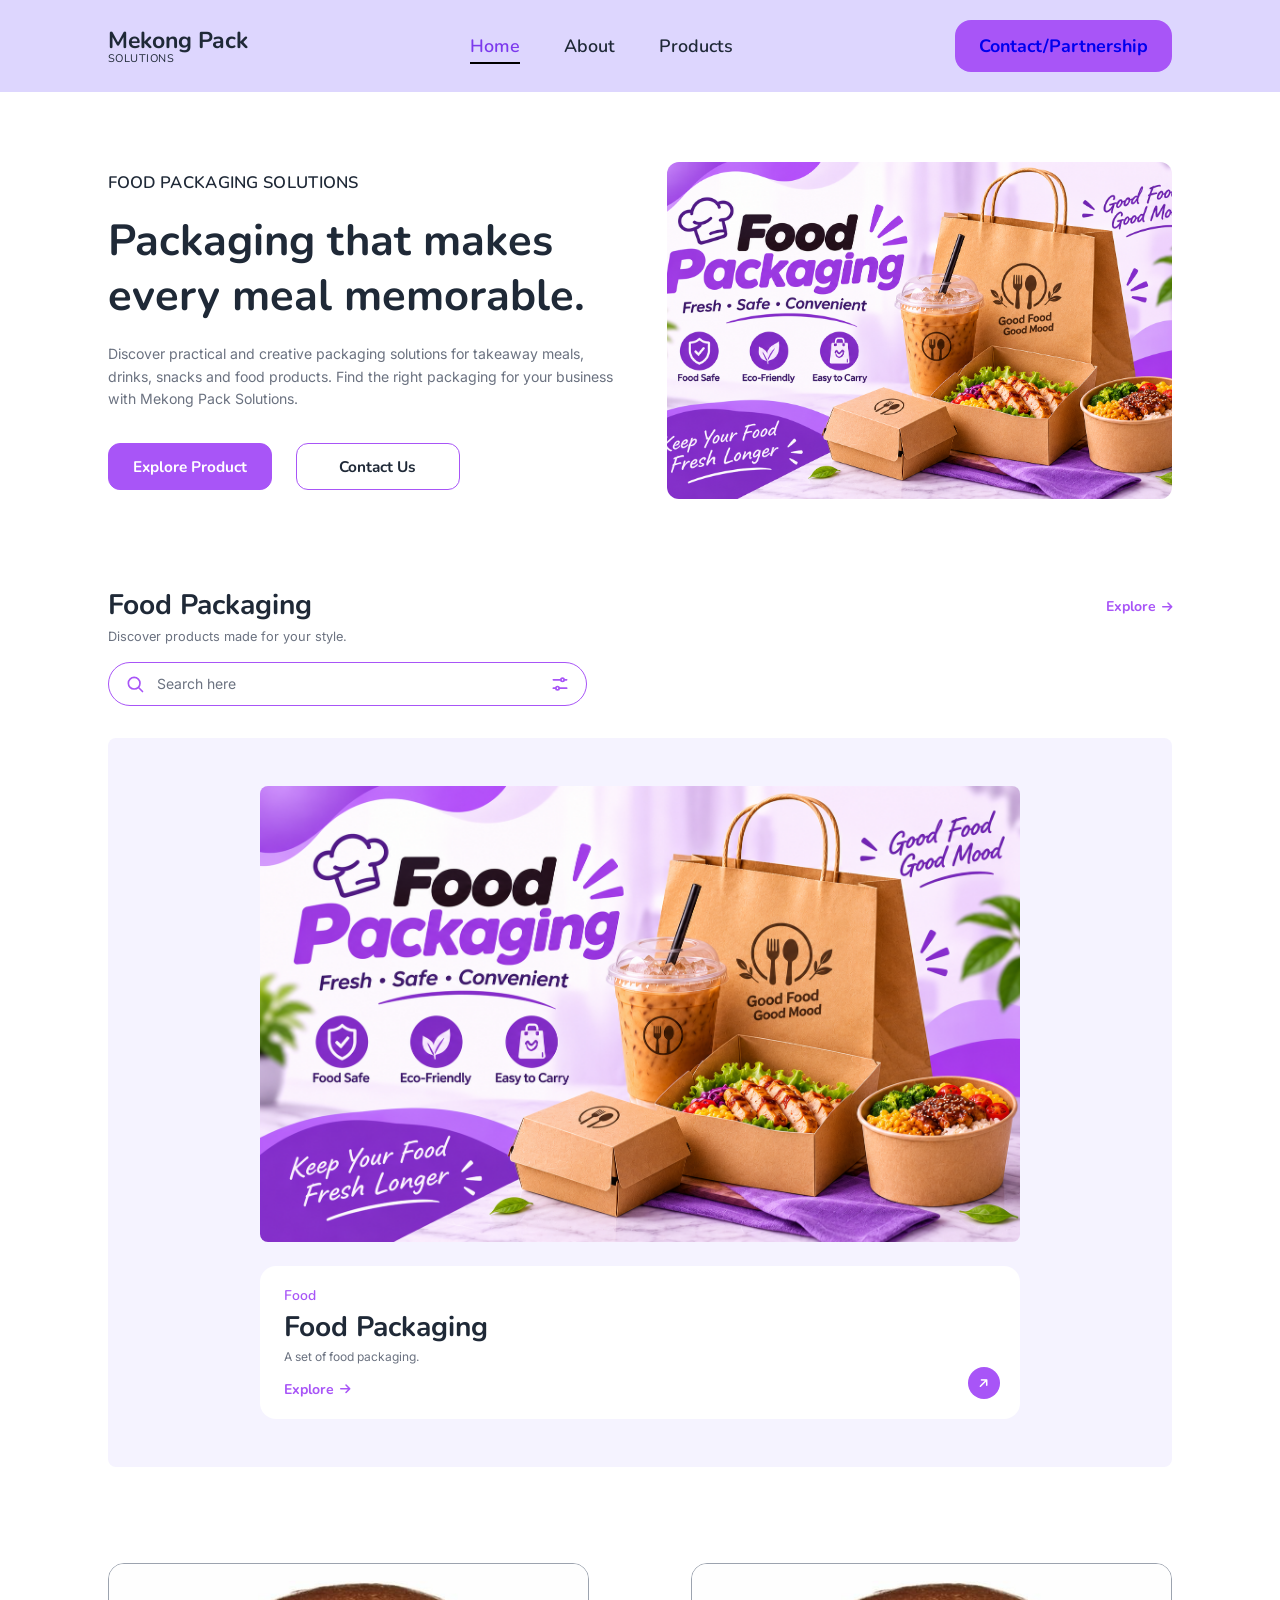
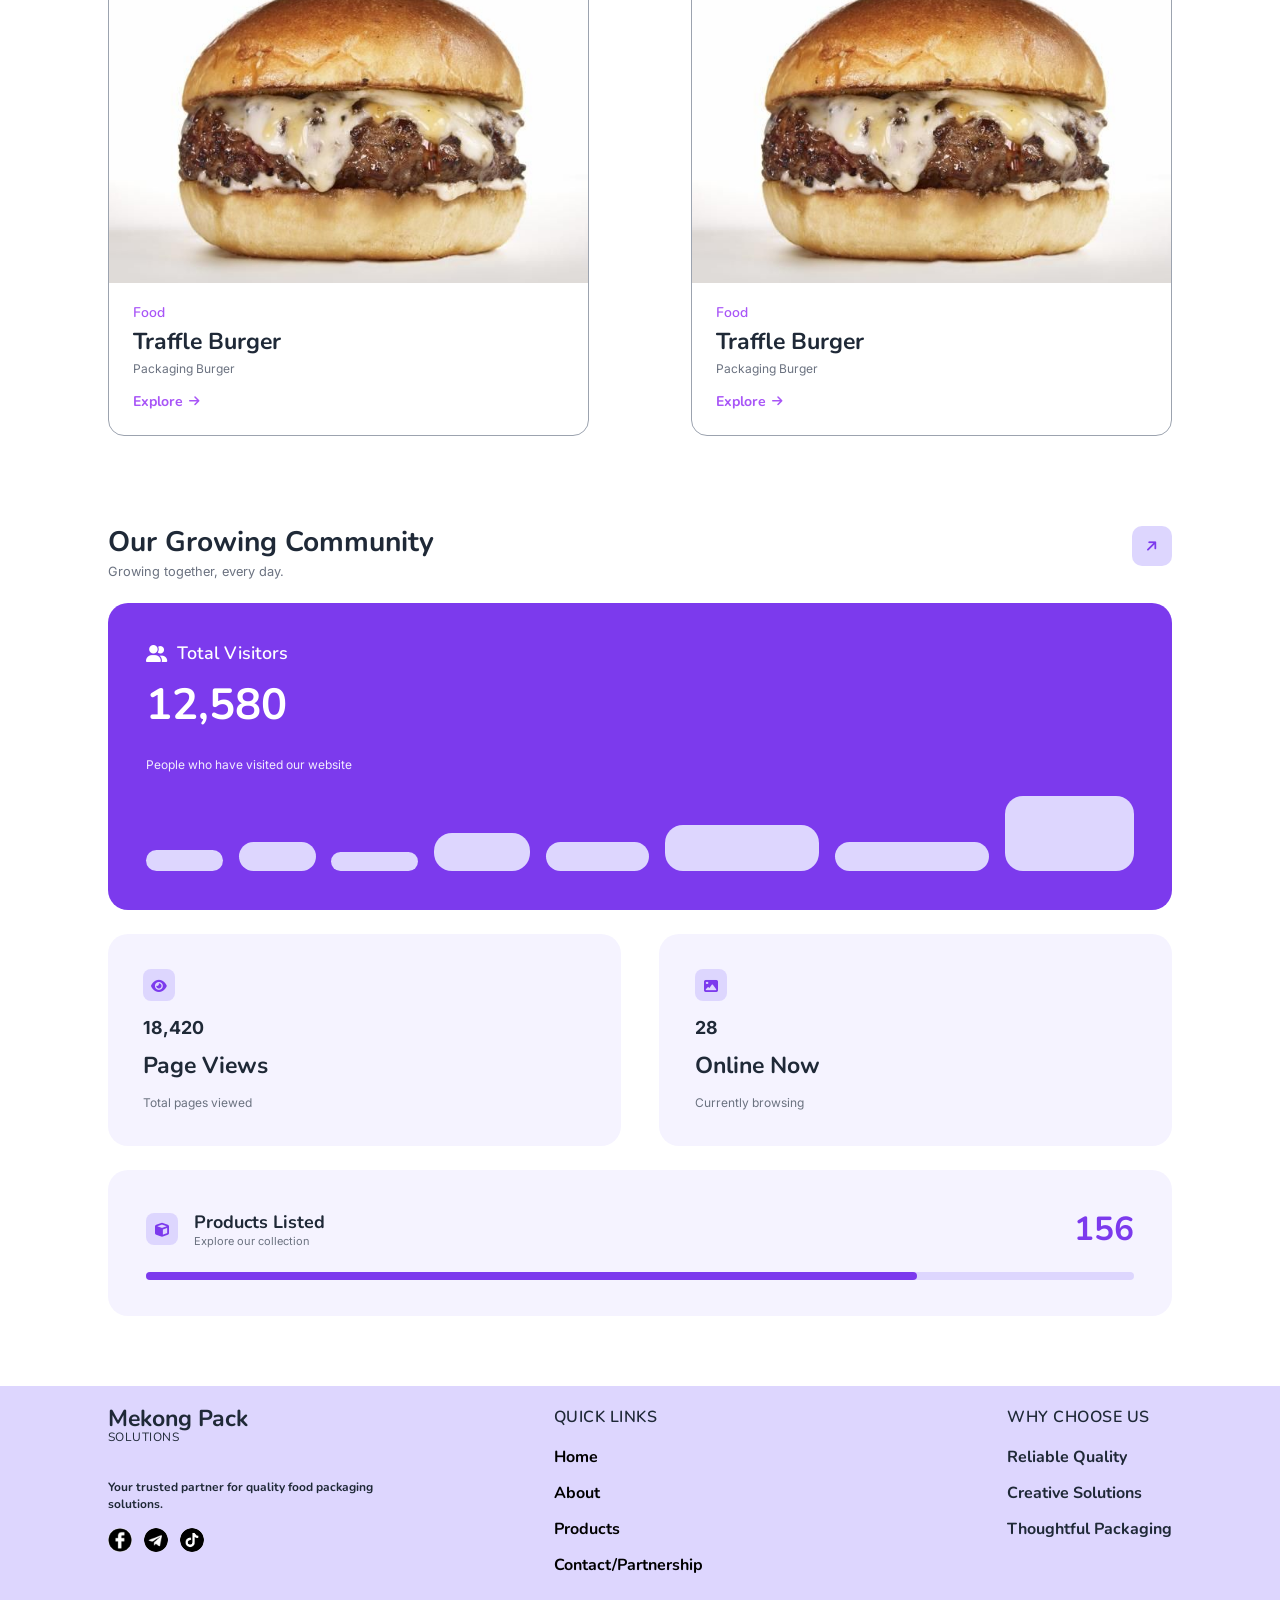
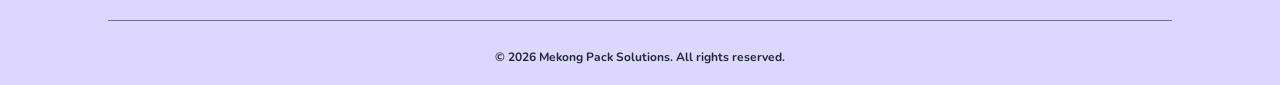
<file: Code/index.html>
<!DOCTYPE html>
<html lang="en">
<head>
    <meta charset="UTF-8">
    <meta name="viewport" content="width=device-width, initial-scale=1.0">
    <title>Home</title>
    <link rel="stylesheet" href="style.css">
    <link rel="icon" href="/image/icon title.jpg">
    <link rel="stylesheet" href="https://cdnjs.cloudflare.com/ajax/libs/font-awesome/6.7.2/css/all.min.css">
    <link rel="stylesheet" href="animation.css">
    <script src="script.js"></script>
</head>
<body>
    <!--Header Section-->
    <header>
        <p><span>Mekong Pack</span>SOLUTIONS</p>
        <nav>
            <a href="index.html">Home</a>
            <a href="About.html">About</a>
            <a href="Products.html">Products</a>
        </nav>
        <div class="btn-header"><a href="contact.html">Contact/Partnership</a></div>
    </header>

    <!--Main Section-->
    <main>

        <!--Hero Section-->
        <section class="hero-section">
            <div class="left-con">
                <span>FOOD PACKAGING SOLUTIONS</span>
                <h1>Packaging that makes 
                    every meal memorable.
                </h1>
                <p> Discover practical and creative packaging solutions for takeaway meals,
                    drinks, snacks and food products. Find the right packaging for your business 
                    with Mekong Pack Solutions.
                </p>

                <div class="btn-hero">
                    <div class="btn-explore"><a href="">Explore Product</a></div>
                    <div class="btn-contact-us"><a href="">Contact Us</a></div>
                </div>
            </div>
            <img src="/image/Hero.png" alt="Hero-Image">
        </section>

        <!--Product Showcase Section-->
        <section class="container-show-products">

            <div class="container-products">
                <span>Food Packaging</span>
                <a href="">
                    <p>Explore 
                        <i class="fa-solid fa-arrow-right"></i>
                    </p>
                </a>
                <p>Discover products made for your style.</p>
             <input type="text" name="Search" placeholder="Search here">
            </div>

            <div class="container-pic-product">
                <img src="/image/Hero.png" alt="Product Image">

                <div class="container-title-product">
                    <h5>Food</h5>
                    <h3>Food Packaging</h3>
                    <p>A set of food packaging.</p>
                    <a href="">
                        <p>Explore 
                            <i class="fa-solid fa-arrow-right"></i>
                        </p>
                    </a>
                    <div class="circle-btn">
                        <i class="fa-solid fa-arrow-right"></i>
                    </div>
                </div>
            </div>

            <div class="box-list">
                <img src="/image/Traffle.jpg" alt="Picture">
                <h5>Food</h5>
                <h3>Traffle Burger</h3>
                <p>Packaging Burger</p>
                <a href="">
                    <p>Explore 
                        <i class="fa-solid fa-arrow-right"></i>
                    </p>
                </a>
            </div>

            <div class="box-list">
                <img src="/image/Traffle.jpg" alt="Picture">
                <h5>Food</h5>
                <h3>Traffle Burger</h3>
                <p>Packaging Burger</p>
                <a href="">
                    <p>Explore 
                        <i class="fa-solid fa-arrow-right"></i>
                    </p>
                </a>
            </div>

        </section>

        <!--Viewer Showcase-->
        <section class="container-growing">
            <h3>Our Growing Community</h3>
            <p>Growing together, every day.</p>
            <div class="btn-growing"><i class="fa-solid fa-arrow-right"></i></div>

            <div class="container-total">
                <h5>Total Visitors</h5>
                <h3>12,580</h3>
                <p>People who have visited our website</p>
                <div class="shapes-container">
                    <div class="shape1"></div>
                    <div class="shape2"></div>
                    <div class="shape3"></div>
                    <div class="shape4"></div>
                    <div class="shape5"></div>
                    <div class="shape6"></div>
                    <div class="shape7"></div>
                    <div class="shape8"></div>
                </div>
            </div>

            <div class="container-growing-bottom">
                <div class="box-growing">
                    <div class="btn-icon-eyes"></div>
                    <h3>18,420</h3>
                    <h3>Page Views</h3>
                    <p>Total pages viewed</p>
                </div>
            </div>

            <div class="container-growing-bottom">
                <div class="box-growing">
                    <div class="btn-icon-photo"></div>
                    <h3>28</h3>
                    <h3>Online Now</h3>
                    <p>Currently browsing</p>
                </div>
            </div>

            <div class="containter-last">
                <div class="last-container-left">
                    <div class="btn-icon-box"></div>
                    <h3>Products Listed</h3>
                    <p>Explore our collection</p>
                    <h2>156</h2>
                </div>
                <div class="line-container">
                    <div class="shape-1"></div>
                    <div class="shape-2"></div>
                </div>
            </div>

        </section>

    </main>

    <!--Footer Section-->
    <footer>
         <p><span>Mekong Pack</span>SOLUTIONS</p>
         <div class="left-footer">
            <p>Your trusted partner for quality food packaging solutions.</p>
            <div class="icon-footer">
                <a href=""><img src="/image/Fb.jpg" alt="FaceBook"></a>
                <a href=""><img src="/image/Tele.jpg" alt="Telegram"></a>
                <a href=""><img src="/image/Tik.jpg" alt="TikTok"></a>
            </div>
         </div>

         <div class="middle-footer">
            <a href="index.html">Home</a>
            <a href="About.html">About</a>
            <a href="Products.html">Products</a>
            <a href="contact.html">Contact/Partnership</a>
         </div>

         <div class="right-footer">
            <span>WHY CHOOSE US</span>
            <p>Reliable Quality</p>
            <p>Creative Solutions</p>
            <p>Thoughtful Packaging</p>
         </div>

    </footer>

</body>
</html>
</file>
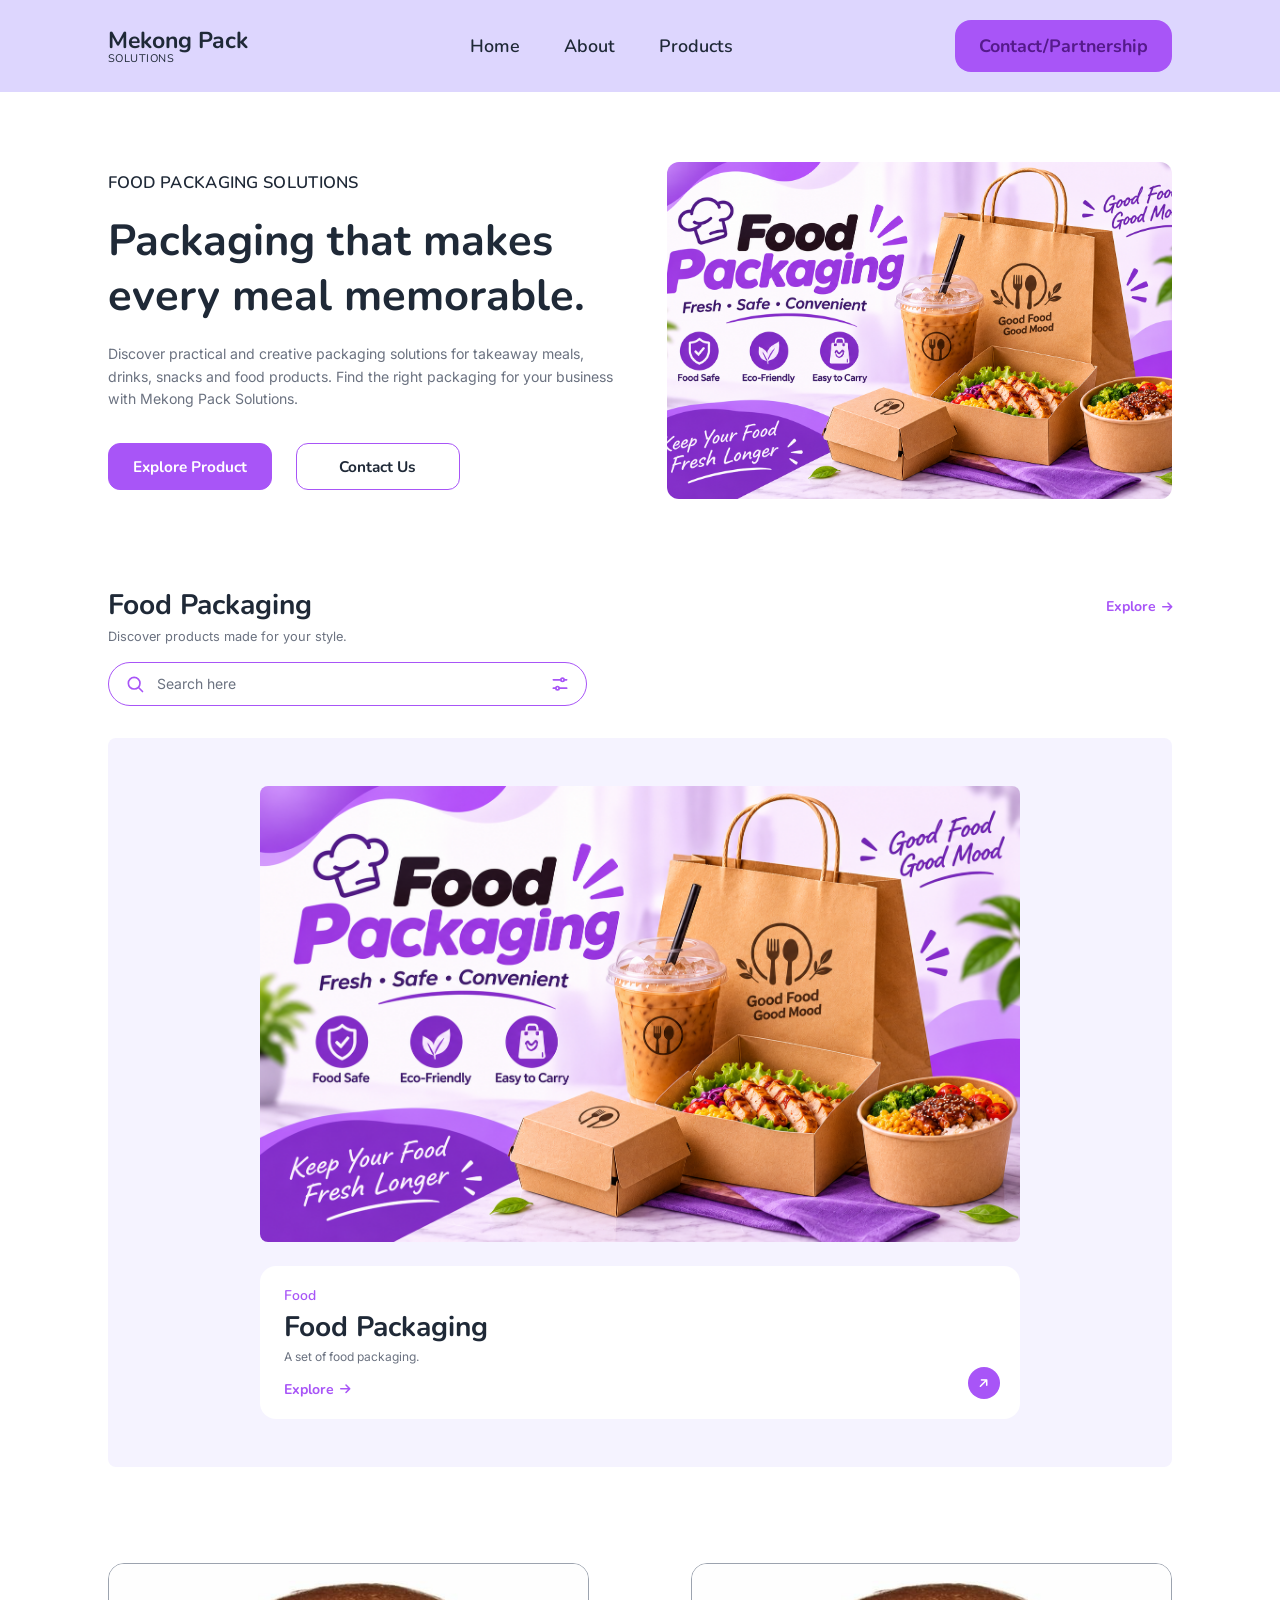
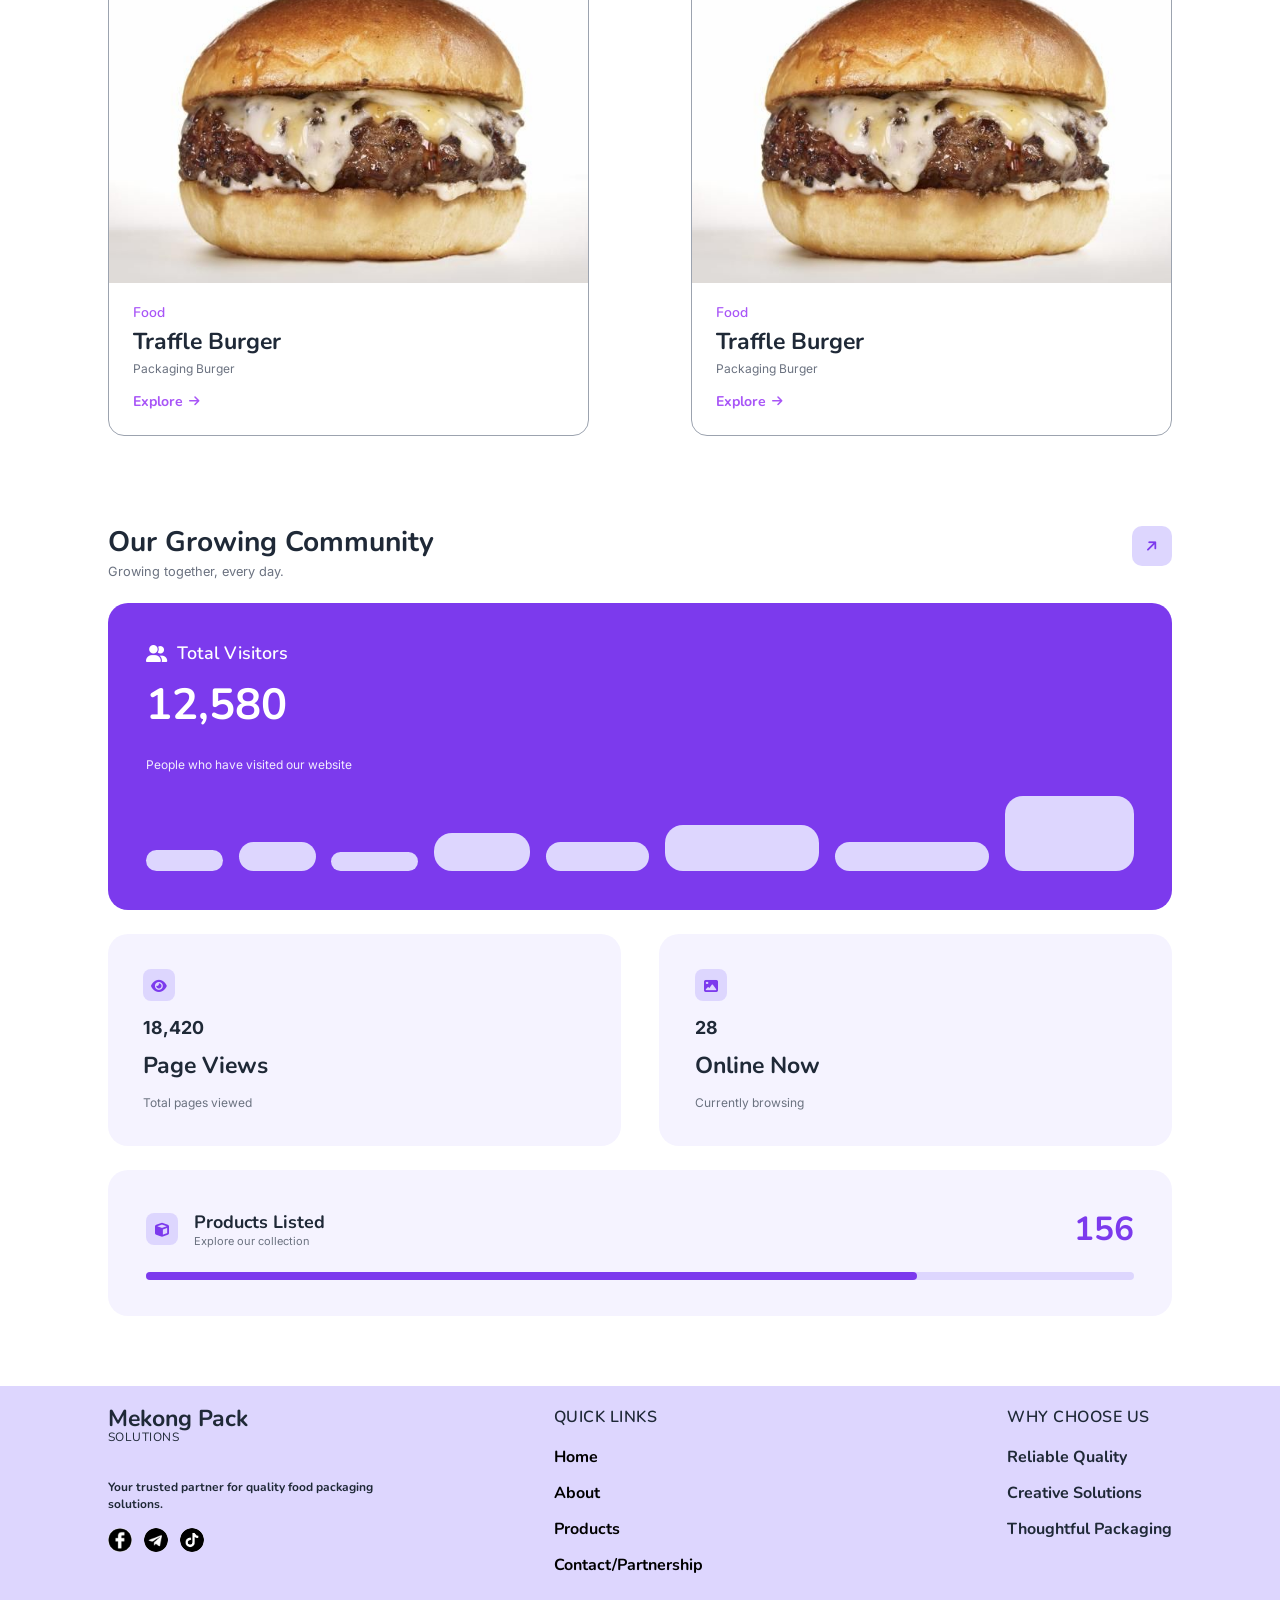
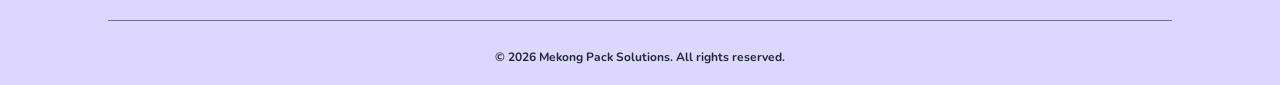
<file: image/index.html>
<!DOCTYPE html>
<html lang="en">
<head>
    <meta charset="UTF-8">
    <meta name="viewport" content="width=device-width, initial-scale=1.0">
    <title>Home</title>
    <link rel="stylesheet" href="style.css">
    <link rel="icon" href="icon title.jpg">
    <link rel="stylesheet" href="https://cdnjs.cloudflare.com/ajax/libs/font-awesome/6.7.2/css/all.min.css">
    <link rel="stylesheet" href="animation.css">
    <script src="script.js"></script>
</head>
<body>
    <!--Header Section-->
    <header>
        <p><span>Mekong Pack</span>SOLUTIONS</p>
        <nav>
            <a href="">Home</a>
            <a href="">About</a>
            <a href="">Products</a>
        </nav>
        <div class="btn-header"><a href="">Contact/Partnership</a></div>
    </header>

    <!--Main Section-->
    <main>

        <!--Hero Section-->
        <section class="hero-section">
            <div class="left-con">
                <span>FOOD PACKAGING SOLUTIONS</span>
                <h1>Packaging that makes 
                    every meal memorable.
                </h1>
                <p> Discover practical and creative packaging solutions for takeaway meals,
                    drinks, snacks and food products. Find the right packaging for your business 
                    with Mekong Pack Solutions.
                </p>

                <div class="btn-hero">
                    <div class="btn-explore"><a href="">Explore Product</a></div>
                    <div class="btn-contact-us"><a href="">Contact Us</a></div>
                </div>
            </div>
            <img src="/image/Hero.png" alt="Hero-Image">
        </section>

        <!--Product Showcase Section-->
        <section class="container-show-products">

            <div class="container-products">
                <span>Food Packaging</span>
                <a href="">
                    <p>Explore 
                        <i class="fa-solid fa-arrow-right"></i>
                    </p>
                </a>
                <p>Discover products made for your style.</p>
             <input type="text" name="Search" placeholder="Search here">
            </div>

            <div class="container-pic-product">
                <img src="/image/Hero.png" alt="Product Image">

                <div class="container-title-product">
                    <h5>Food</h5>
                    <h3>Food Packaging</h3>
                    <p>A set of food packaging.</p>
                    <a href="">
                        <p>Explore 
                            <i class="fa-solid fa-arrow-right"></i>
                        </p>
                    </a>
                    <div class="circle-btn">
                        <i class="fa-solid fa-arrow-right"></i>
                    </div>
                </div>
            </div>

            <div class="box-list">
                <img src="/image/Traffle.jpg" alt="Picture">
                <h5>Food</h5>
                <h3>Traffle Burger</h3>
                <p>Packaging Burger</p>
                <a href="">
                    <p>Explore 
                        <i class="fa-solid fa-arrow-right"></i>
                    </p>
                </a>
            </div>

            <div class="box-list">
                <img src="/image/Traffle.jpg" alt="Picture">
                <h5>Food</h5>
                <h3>Traffle Burger</h3>
                <p>Packaging Burger</p>
                <a href="">
                    <p>Explore 
                        <i class="fa-solid fa-arrow-right"></i>
                    </p>
                </a>
            </div>

        </section>

        <!--Viewer Showcase-->
        <section class="container-growing">
            <h3>Our Growing Community</h3>
            <p>Growing together, every day.</p>
            <div class="btn-growing"><i class="fa-solid fa-arrow-right"></i></div>

            <div class="container-total">
                <h5>Total Visitors</h5>
                <h3>12,580</h3>
                <p>People who have visited our website</p>
                <div class="shapes-container">
                    <div class="shape1"></div>
                    <div class="shape2"></div>
                    <div class="shape3"></div>
                    <div class="shape4"></div>
                    <div class="shape5"></div>
                    <div class="shape6"></div>
                    <div class="shape7"></div>
                    <div class="shape8"></div>
                </div>
            </div>

            <div class="container-growing-bottom">
                <div class="box-growing">
                    <div class="btn-icon-eyes"></div>
                    <h3>18,420</h3>
                    <h3>Page Views</h3>
                    <p>Total pages viewed</p>
                </div>
            </div>

            <div class="container-growing-bottom">
                <div class="box-growing">
                    <div class="btn-icon-photo"></div>
                    <h3>28</h3>
                    <h3>Online Now</h3>
                    <p>Currently browsing</p>
                </div>
            </div>

            <div class="containter-last">
                <div class="last-container-left">
                    <div class="btn-icon-box"></div>
                    <h3>Products Listed</h3>
                    <p>Explore our collection</p>
                    <h2>156</h2>
                </div>
                <div class="line-container">
                    <div class="shape-1"></div>
                    <div class="shape-2"></div>
                </div>
            </div>

        </section>

    </main>

    <!--Footer Section-->
    <footer>
         <p><span>Mekong Pack</span>SOLUTIONS</p>
         <div class="left-footer">
            <p>Your trusted partner for quality food packaging solutions.</p>
            <div class="icon-footer">
                <a href=""><img src="/image/Fb.jpg" alt="FaceBook"></a>
                <a href=""><img src="/image/Tele.jpg" alt="Telegram"></a>
                <a href=""><img src="/image/Tik.jpg" alt="TikTok"></a>
            </div>
         </div>

         <div class="middle-footer">
            <a href="">Home</a>
            <a href="">About</a>
            <a href="">Products</a>
            <a href="">Contact/Partnership</a>
         </div>

         <div class="right-footer">
            <span>WHY CHOOSE US</span>
            <p>Reliable Quality</p>
            <p>Creative Solutions</p>
            <p>Thoughtful Packaging</p>
         </div>

    </footer>

</body>
</html>
</file>
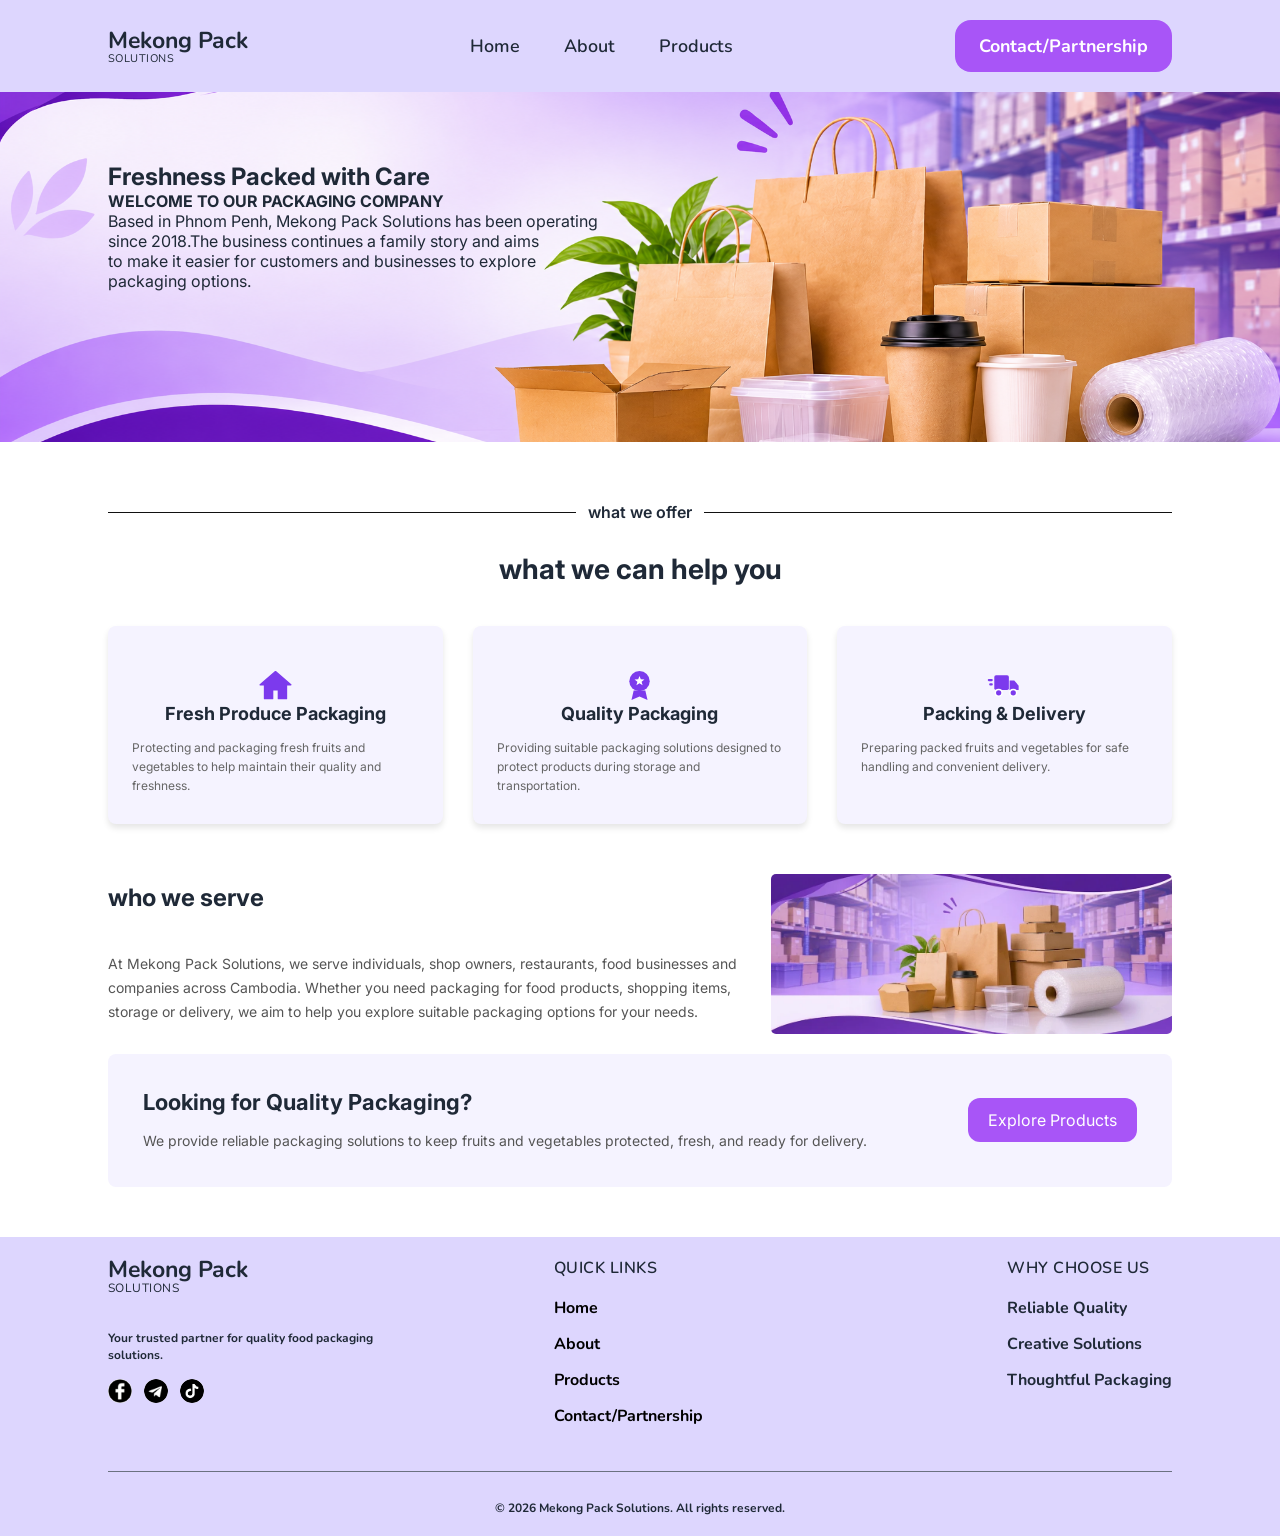
<file: About.html>
<!DOCTYPE html>
<html lang="en">

<head>
  <meta charset="UTF-8">
  <meta name="viewport" content="width=device-width, initial-scale=1.0">
  <link rel="stylesheet" href="About.css">
  <title>About</title>
</head>

<body>
  <!--Header Section-->
  <header>
    <p><span>Mekong Pack</span>SOLUTIONS</p>
    <nav>
      <a href="">Home</a>
      <a href="">About</a>
      <a href="">Products</a>
    </nav>
    <div class="btn-header"><a href="">Contact/Partnership</a></div>
  </header>
  <!--About Section-->
  <section class="about-section">
    <div class="about-image">
      <div class="about-text">
        <h1>Freshness Packed with Care</h1>
        <h4>WELCOME TO OUR PACKAGING COMPANY</h4>
        <p>Based in Phnom Penh, Mekong Pack Solutions has been operating </p>
        <p>since 2018.The business continues a family story and aims </p>
        <P>to make it easier for customers and businesses to explore </P>
        <p>packaging options.</p>
      </div>
    </div>
    <div class="label">what we offer</div>
    <h2>what we can help you</h2>

    <div class="cards">
      <div class="card">
        <i class="fa-solid fa-house"></i>
        <img src="/Img/home-icon.svg" alt="Fresh Icon" class="icon">
        <h3>Fresh Produce Packaging</h3>
        <p>Protecting and packaging fresh fruits and vegetables to help maintain their quality and freshness.</p>
      </div>

      <div class="card">
        <i class="fa-solid fa-award"></i>
        <img src="/Img/quality-icon.svg" alt="Quality Icon" class="icon">
        <h3>Quality Packaging</h3>
        <p>Providing suitable packaging solutions designed to protect products during storage and transportation.</p>
      </div>

      <div class="card">
        <i class="fa-solid fa-truck"></i>
        <img src="/Img/delivery-icon.svg" alt="Delivery Icon" class="icon">
        <h3>Packing &amp; Delivery</h3>
        <p>Preparing packed fruits and vegetables for safe handling and convenient delivery.</p>
      </div>
    </div>
    <!--section2-->

    <div class="who-serve">

      <div class="serve-top">

        <div class="serve-text">
          <h2>who we serve</h2>

          <p>
            At Mekong Pack Solutions, we serve individuals, shop owners,
            restaurants, food businesses and companies across Cambodia.
            Whether you need packaging for food products, shopping items,
            storage or delivery, we aim to help you explore suitable
            packaging options for your needs.
          </p>
        </div>

        <div class="serve-image">
          <img src="/Img/c5553958-2ca3-467e-b862-628220f96b80.webp" alt="Food packaging">
        </div>

      </div>

      <div class="serve-banner">

        <div class="banner-text">
          <h2>Looking for Quality Packaging?</h2>

          <p>
            We provide reliable packaging solutions to keep fruits
            and vegetables protected, fresh, and ready for delivery.
          </p>
        </div>

        <a href="#" class="explore-btn">Explore Products</a>

      </div>

    </div>
    <!--Footer Section-->
    <footer>
      <p><span>Mekong Pack</span>SOLUTIONS</p>
      <div class="left-footer">
        <p>Your trusted partner for quality food packaging solutions.</p>
        <div class="icon-footer">
          <a href=""><img src="/Img/fb.jpg" alt="FaceBook"></a>
          <a href=""><img src="/Img/gram.jpg" alt="Telegram"></a>
          <a href=""><img src="/Img/tic.jpg" alt="TikTok"></a>
        </div>
      </div>

      <div class="middle-footer">
        <a href="">Home</a>
        <a href="">About</a>
        <a href="">Products</a>
        <a href="">Contact/Partnership</a>
      </div>

      <div class="right-footer">
        <span>WHY CHOOSE US</span>
        <p>Reliable Quality</p>
        <p>Creative Solutions</p>
        <p>Thoughtful Packaging</p>
      </div>

    </footer>

  </section>
</body>

</html>
</file>
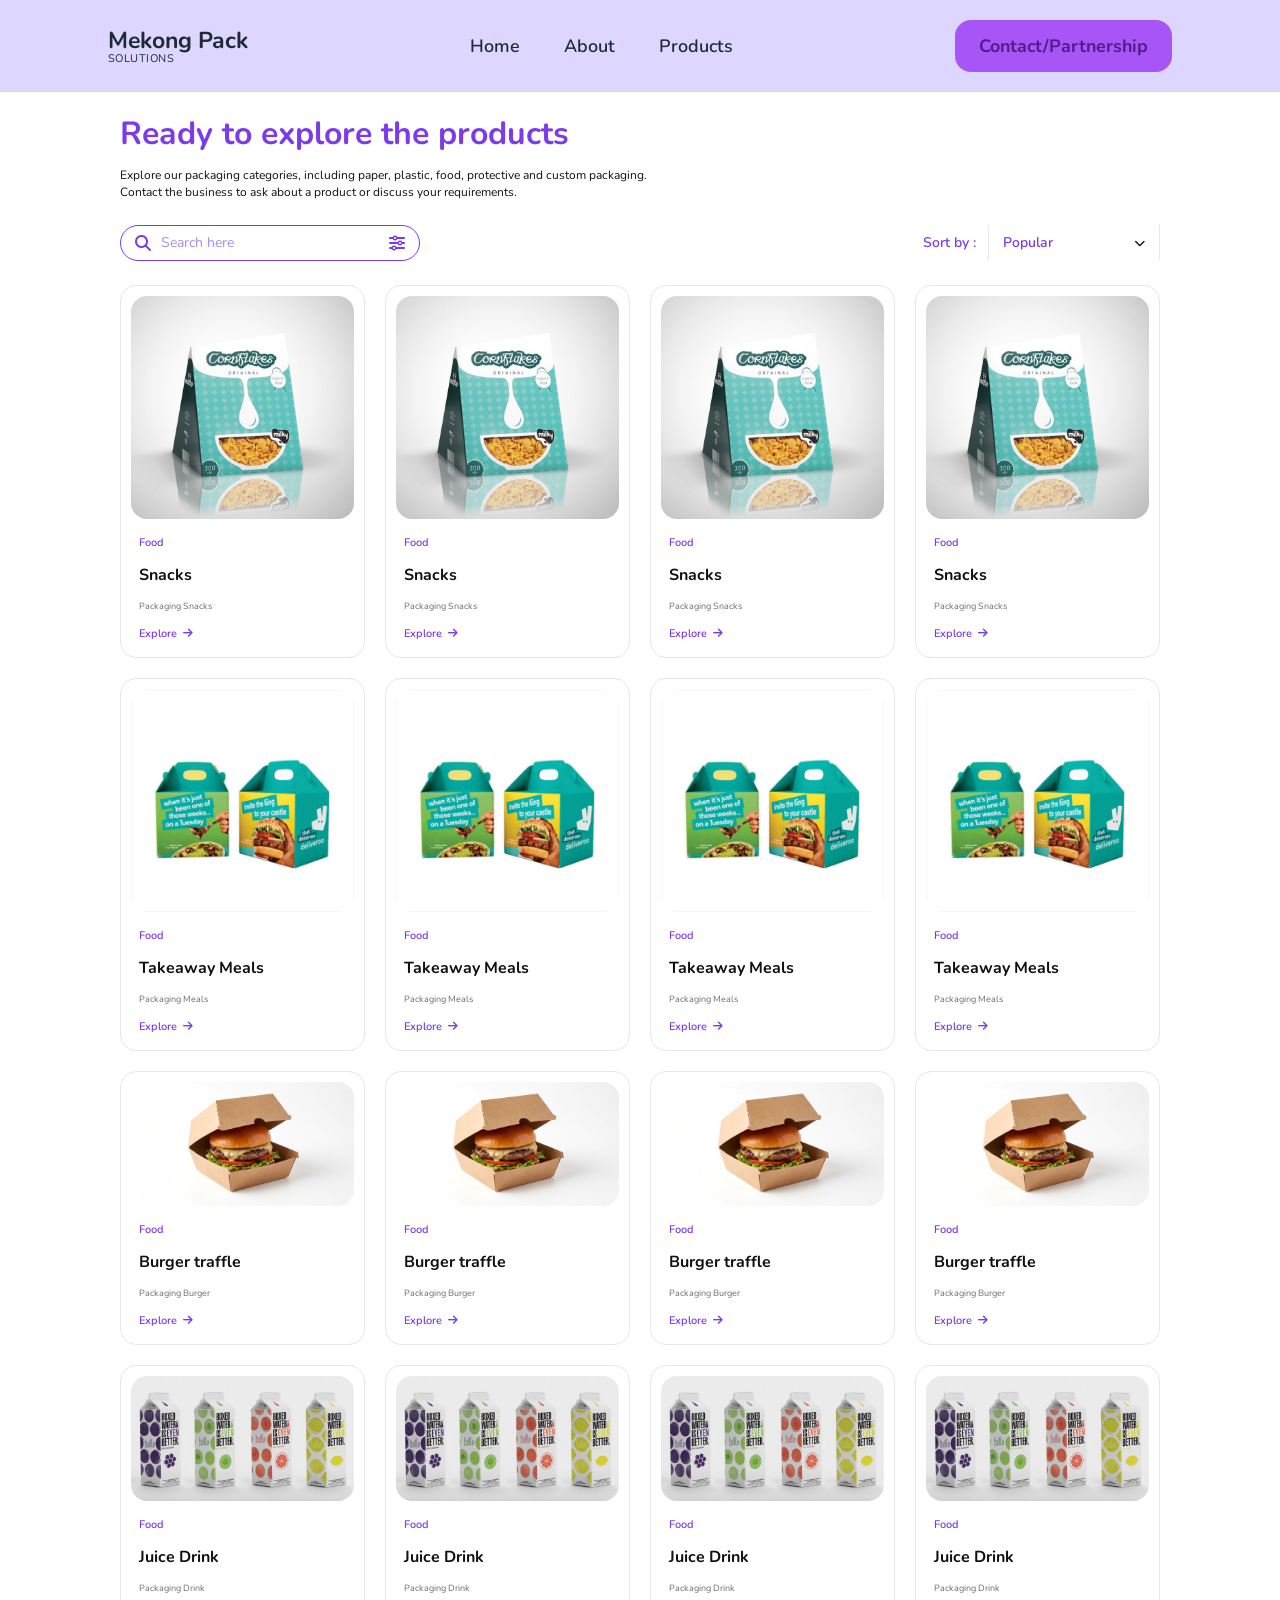
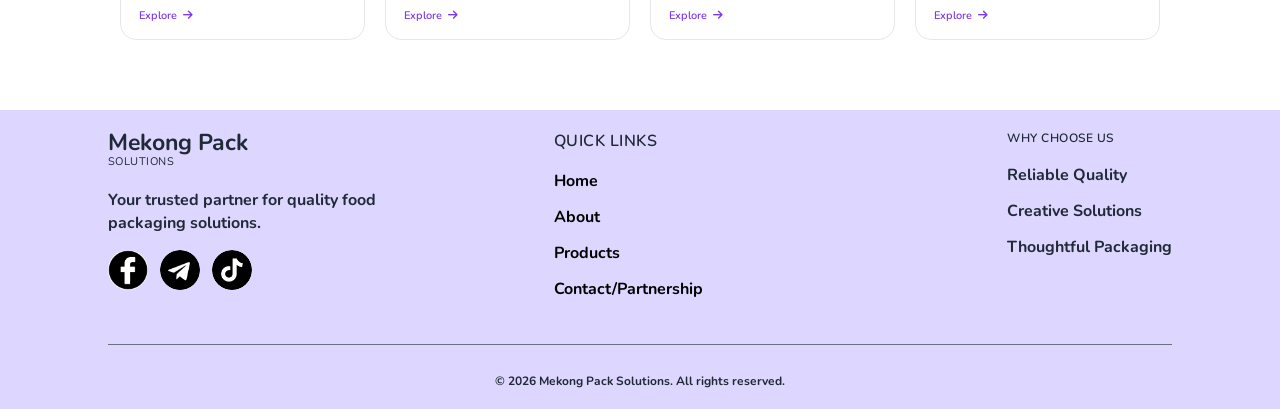
<file: card.html>
<!DOCTYPE html>
<html lang="en">
<head>
    <meta charset="UTF-8">
    <meta name="viewport" content="width=device-width, initial-scale=1">
    <title>Products</title>
    <link rel="preconnect" href="https://fonts.googleapis.com">
    <link rel="preconnect" href="https://fonts.gstatic.com" crossorigin>
    <link href="https://fonts.googleapis.com/css2?family=Nunito:wght@400;600;700;800&display=swap" rel="stylesheet">
    <link rel="stylesheet" href="https://cdnjs.cloudflare.com/ajax/libs/font-awesome/6.5.1/css/all.min.css">
    <link rel="stylesheet" href="card.css">
</head>
<body>

    <!--Header Section-->
    <header>
        <p><span>Mekong Pack</span>SOLUTIONS</p>
        <nav>
            <a href="">Home</a>
            <a href="">About</a>
            <a href="">Products</a>
        </nav>
        <div class="btn-header"><a href="">Contact/Partnership</a></div>
    </header>

<section class="card-hero">

    <div class="container-products">
        <h2>Ready to explore the products</h2>
        <p>
            Explore our packaging categories, including paper, plastic, food, protective and custom packaging.<br>
            Contact the business to ask about a product or discuss your requirements.
        </p>
    </div>

    <div class="toolbar">
        <div class="search-box">
            <i class="fa-solid fa-magnifying-glass"></i>
            <input type="text" name="Search" placeholder="Search here">
            <i class="fa-solid fa-sliders"></i>
        </div>

        <div class="sort">
            <label for="sort">Sort by :</label>
            <div class="sort-select">
                <select id="sort" name="sort">
                    <option value="popular">Popular</option>
                    <option value="newest">Takaway Meals</option>
                    <option value="name-asc">Packaging Snacks</option>
                    <option value="name-desc">Packaging Drink</option>
                    <option value="name-desc">Packaging Burger</option>
                </select>
                <i class="fa-solid fa-chevron-down"></i>
            </div>
        </div>
    </div>

    <div class="card-grid">

       <div class="main-card">
            <img src="images/Milky (Student Work).jpeg" alt="Product 4">
            <div class="tittle">
                <h4>Food</h4>
                <h1>Snacks</h1>
                <p>Packaging Snacks</p>
                <h3><a href="">Explore <i class="fa-solid fa-arrow-right"></i></a></h3>
            </div>
        </div>

       <div class="main-card">
            <img src="images/Milky (Student Work).jpeg" alt="Product 4">
            <div class="tittle">
                <h4>Food</h4>
                <h1>Snacks</h1>
                <p>Packaging Snacks</p>
                <h3><a href="">Explore <i class="fa-solid fa-arrow-right"></i></a></h3>
            </div>
        </div>

        <div class="main-card">
            <img src="images/Milky (Student Work).jpeg" alt="Product 4">
            <div class="tittle">
                <h4>Food</h4>
                <h1>Snacks</h1>
                <p>Packaging Snacks</p>
                <h3><a href="">Explore <i class="fa-solid fa-arrow-right"></i></a></h3>
            </div>
        </div>

        <div class="main-card">
            <img src="images/Milky (Student Work).jpeg" alt="Product 4">
            <div class="tittle">
                <h4>Food</h4>
                <h1>Snacks</h1>
                <p>Packaging Snacks</p>
                <h3><a href="">Explore <i class="fa-solid fa-arrow-right"></i></a></h3>
            </div>
        </div>

       <div class="main-card">
            <img src="images/meals.jpeg" alt="Product 8">
            <div class="tittle">
                <h4>Food</h4>
                <h1>Takeaway Meals</h1>
                <p>Packaging Meals</p>
                <h3><a href="">Explore <i class="fa-solid fa-arrow-right"></i></a></h3>
            </div>
        </div>

         <div class="main-card">
            <img src="images/meals.jpeg" alt="Product 8">
            <div class="tittle">
                <h4>Food</h4>
                <h1>Takeaway Meals</h1>
                <p>Packaging Meals</p>
                <h3><a href="">Explore <i class="fa-solid fa-arrow-right"></i></a></h3>
            </div>
        </div>

         <div class="main-card">
            <img src="images/meals.jpeg" alt="Product 8">
            <div class="tittle">
                <h4>Food</h4>
                <h1>Takeaway Meals</h1>
                <p>Packaging Meals</p>
                <h3><a href="">Explore <i class="fa-solid fa-arrow-right"></i></a></h3>
            </div>
        </div>

         <div class="main-card">
            <img src="images/meals.jpeg" alt="Product 8">
            <div class="tittle">
                <h4>Food</h4>
                <h1>Takeaway Meals</h1>
                <p>Packaging Meals</p>
                <h3><a href="">Explore <i class="fa-solid fa-arrow-right"></i></a></h3>
            </div>
        </div>

        <div class="main-card">
            <img src="images/Burger.jpg" alt="Product 9">
            <div class="tittle">
                <h4>Food</h4>
                <h1>Burger traffle</h1>
                <p>Packaging Burger</p>
                <h3><a href="">Explore <i class="fa-solid fa-arrow-right"></i></a></h3>
            </div>
        </div>

        <div class="main-card">
            <img src="images/Burger.jpg" alt="Product 10">
            <div class="tittle">
                <h4>Food</h4>
                <h1>Burger traffle</h1>
                <p>Packaging Burger</p>
                <h3><a href="">Explore <i class="fa-solid fa-arrow-right"></i></a></h3>
            </div>
        </div>

        <div class="main-card">
            <img src="images/Burger.jpg" alt="Product 11">
            <div class="tittle">
                <h4>Food</h4>
                <h1>Burger traffle</h1>
                <p>Packaging Burger</p>
                <h3><a href="">Explore <i class="fa-solid fa-arrow-right"></i></a></h3>
            </div>
        </div>

        <div class="main-card">
            <img src="images/Burger.jpg" alt="Product 12">
            <div class="tittle">
                <h4>Food</h4>
                <h1>Burger traffle</h1>
                <p>Packaging Burger</p>
                <h3><a href="">Explore <i class="fa-solid fa-arrow-right"></i></a></h3>
            </div>
        </div>

        <div class="main-card">
            <img src="images/juice.jpeg" alt="Product 12">
            <div class="tittle">
                <h4>Food</h4>
                <h1>Juice Drink</h1>
                <p>Packaging Drink</p>
                <h3><a href="">Explore <i class="fa-solid fa-arrow-right"></i></a></h3>
            </div>
        </div>

        <div class="main-card">
            <img src="images/juice.jpeg" alt="Product 12">
            <div class="tittle">
                <h4>Food</h4>
                <h1>Juice Drink</h1>
                <p>Packaging Drink</p>
                <h3><a href="">Explore <i class="fa-solid fa-arrow-right"></i></a></h3>
            </div>
        </div>

        <div class="main-card">
            <img src="images/juice.jpeg" alt="Product 12">
            <div class="tittle">
                <h4>Food</h4>
                <h1>Juice Drink</h1>
                <p>Packaging Drink</p>
                <h3><a href="">Explore <i class="fa-solid fa-arrow-right"></i></a></h3>
            </div>
        </div>

        <div class="main-card">
            <img src="images/juice.jpeg" alt="Product 12">
            <div class="tittle">
                <h4>Food</h4>
                <h1>Juice Drink</h1>
                <p>Packaging Drink</p>
                <h3><a href="">Explore <i class="fa-solid fa-arrow-right"></i></a></h3>
            </div>
        </div>

    </div>
</section><!--Footer Section-->
    <footer>
         <p><span>Mekong Pack</span>SOLUTIONS</p>
         <div class="left-footer">
            <p>Your trusted partner for quality food packaging solutions.</p>
            <div class="icon-footer">
                <a href=""><img src="images/fb.jpg" alt="FaceBook"></a>
                <a href=""><img src="images/tg.jpg" alt="Telegram"></a>
                <a href=""><img src="images/tt.jpg" alt="TikTok"></a>
            </div>
         </div>

         <div class="middle-footer">
            <a href="">Home</a>
            <a href="">About</a>
            <a href="">Products</a>
            <a href="">Contact/Partnership</a>
         </div>

         <div class="right-footer">
            <span>WHY CHOOSE US</span>
            <p>Reliable Quality</p>
            <p>Creative Solutions</p>
            <p>Thoughtful Packaging</p>
         </div>

    </footer>


</body>
</html>
</file>
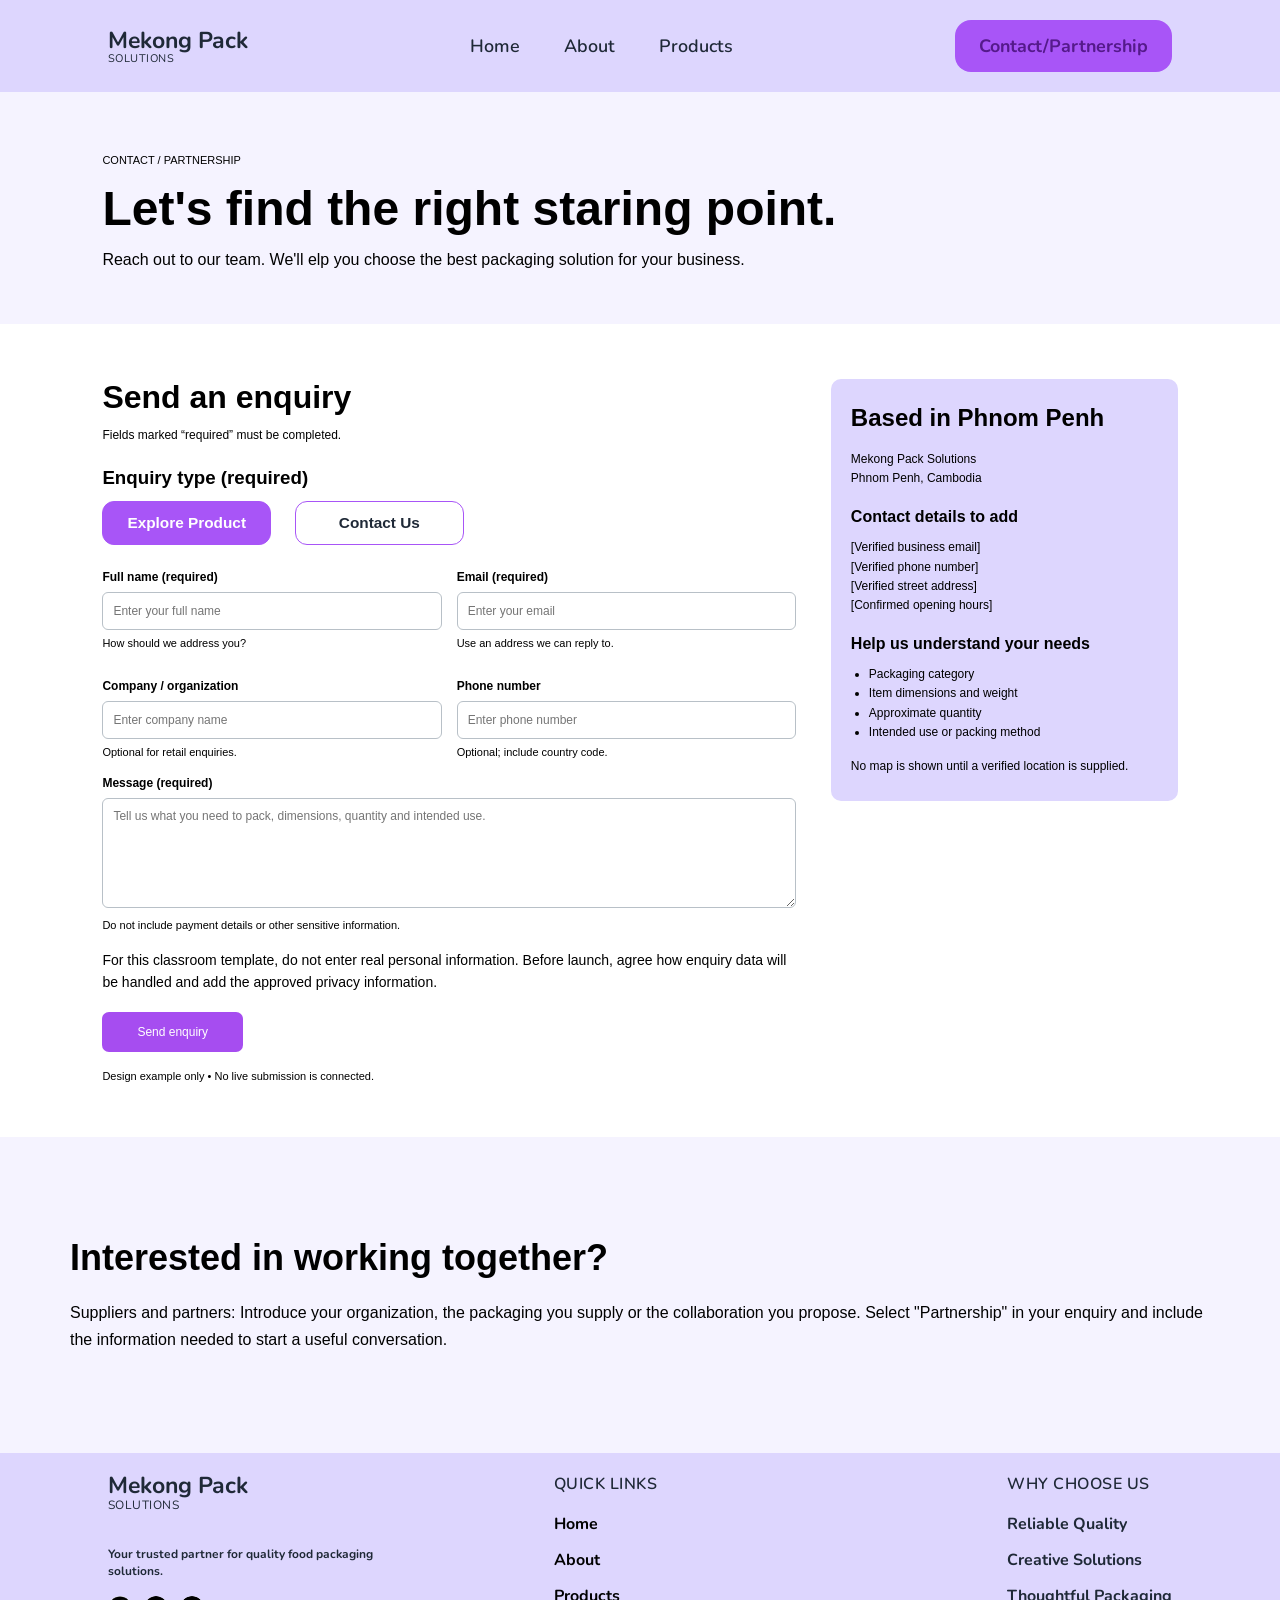
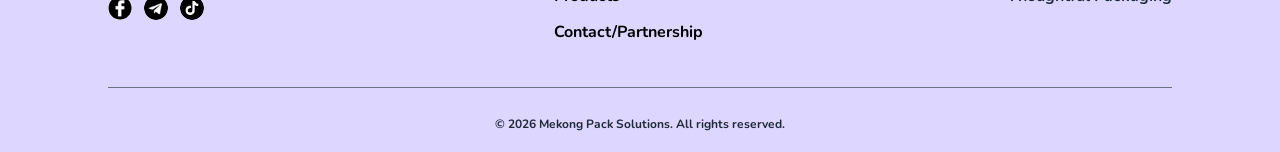
<file: contact.html>
<!DOCTYPE html>
<html lang="en">
<head>
    <meta charset="UTF-8">
    <meta name="viewport" content="width=device-width, initial-scale=1.0">
    <title>Mekong pack-contact</title>
    <link rel="stylesheet" href="contact.css">
</head>
 <body>
    
    
    <header>
        <p><span>Mekong Pack</span>SOLUTIONS</p>
        <nav>
            <a href="">Home</a>
            <a href="">About</a>
            <a href="">Products</a>
        </nav>
        <div class="btn-header"><a href="">Contact/Partnership</a></div>
    </header>

    
    <section class="hero">
        <small>CONTACT / PARTNERSHIP</small>
        <h2>Let's find the right staring point.</h2>
        <p>Reach out to our team. We'll elp you choose the best packaging solution for your business.</p>
    </section>


    <section class="contact-section">

        <div class="contact-container">

            <div class="contact-form">

                <h2>Send an enquiry</h2>

                <p class="description">
                    Fields marked “required” must be completed.
                </p>

                <form>

                    <div class="enquiry-type">
                        <h3>Enquiry type (required)</h3>
                        <div class="btn-hero">
                    <div class="btn-explore"><a href="">Explore Product</a></div>
                    <div class="btn-contact-us"><a href="">Contact Us</a></div>
                </div>
                    </div>

                    <div class="form-grid">

                        <div class="form-group">
                            <label for="name">Full name (required)</label>
                            <input type="text" id="name"
                                placeholder="Enter your full name" required>
                            <small>How should we address you?</small>
                        </div>

                        <div class="form-group">
                            <label for="email">Email (required)</label>
                            <input type="email" id="email"
                                placeholder="Enter your email" required>
                            <small>Use an address we can reply to.</small>
                        </div>

                        <div class="form-group">
                            <label for="company">Company / organization</label>
                            <input type="text" id="company"
                                placeholder="Enter company name">
                            <small>Optional for retail enquiries.</small>
                        </div>

                        <div class="form-group">
                            <label for="phone">Phone number</label>
                            <input type="tel" id="phone"
                                placeholder="Enter phone number">
                            <small>Optional; include country code.</small>
                        </div>

                    </div>

                    <div class="form-group message-group">
                        <label for="message">Message (required)</label>
                        <textarea id="message"
                            placeholder="Tell us what you need to pack, dimensions, quantity and intended use."
                            required></textarea>
                        <small>
                            Do not include payment details or other sensitive information.
                        </small>
                    </div>

                    <p class="privacy-text">
                        For this classroom template, do not enter real personal
                        information. Before launch, agree how enquiry data
                        will be handled and add the approved privacy information.
                    </p>

                    <button type="submit" class="submit-btn">
                        Send enquiry
                    </button>

                    <p class="note">
                        Design example only • No live submission is connected.
                    </p>

                </form>

            </div>


            
            <aside class="contact-info">

                <h2>Based in Phnom Penh</h2>

                <p class="company">
                    Mekong Pack Solutions<br>
                    Phnom Penh, Cambodia
                </p>

                <h3>Contact details to add</h3>

                <p>
                    [Verified business email]<br>
                    [Verified phone number]<br>
                    [Verified street address]<br>
                    [Confirmed opening hours]
                </p>

                <h3>Help us understand your needs</h3>

                <ul>
                    <li>Packaging category</li>
                    <li>Item dimensions and weight</li>
                    <li>Approximate quantity</li>
                    <li>Intended use or packing method</li>
                </ul>

                <p class="map-note">
                    No map is shown until a verified location is supplied.
                </p>

            </aside>

        </div>

    </section>
    <section class="partnership-section">

        <div class="partnership-container">

            <h2>Interested in working together?</h2>

            <p>
                Suppliers and partners: Introduce your organization,
                the packaging you supply or the collaboration you propose.
                Select "Partnership" in your enquiry and include the
                information needed to start a useful conversation.
            </p>

        </div>

    </section>
    
    <footer>
         <p><span>Mekong Pack</span>SOLUTIONS</p>
         <div class="left-footer">
            <p>Your trusted partner for quality food packaging solutions.</p>
            <div class="icon-footer">
                <a href=""><img src="img/photo_2026-11-17_16-18-51.jpg" alt="FaceBook"></a>
                <a href=""><img src="img/photo_2026-11-17_16-18-54.jpg" alt="Telegram"></a>
                <a href=""><img src="img/photo_2026-11-17_16-18-56.jpg" alt="TikTok"></a>
            </div>
         </div>

         <div class="middle-footer">
            <a href="">Home</a>
            <a href="">About</a>
            <a href="">Products</a>
            <a href="">Contact/Partnership</a>
         </div>

         <div class="right-footer">
            <span>WHY CHOOSE US</span>
            <p>Reliable Quality</p>
            <p>Creative Solutions</p>
            <p>Thoughtful Packaging</p>
         </div>

    </footer>
 </body> 
</html>
</file>
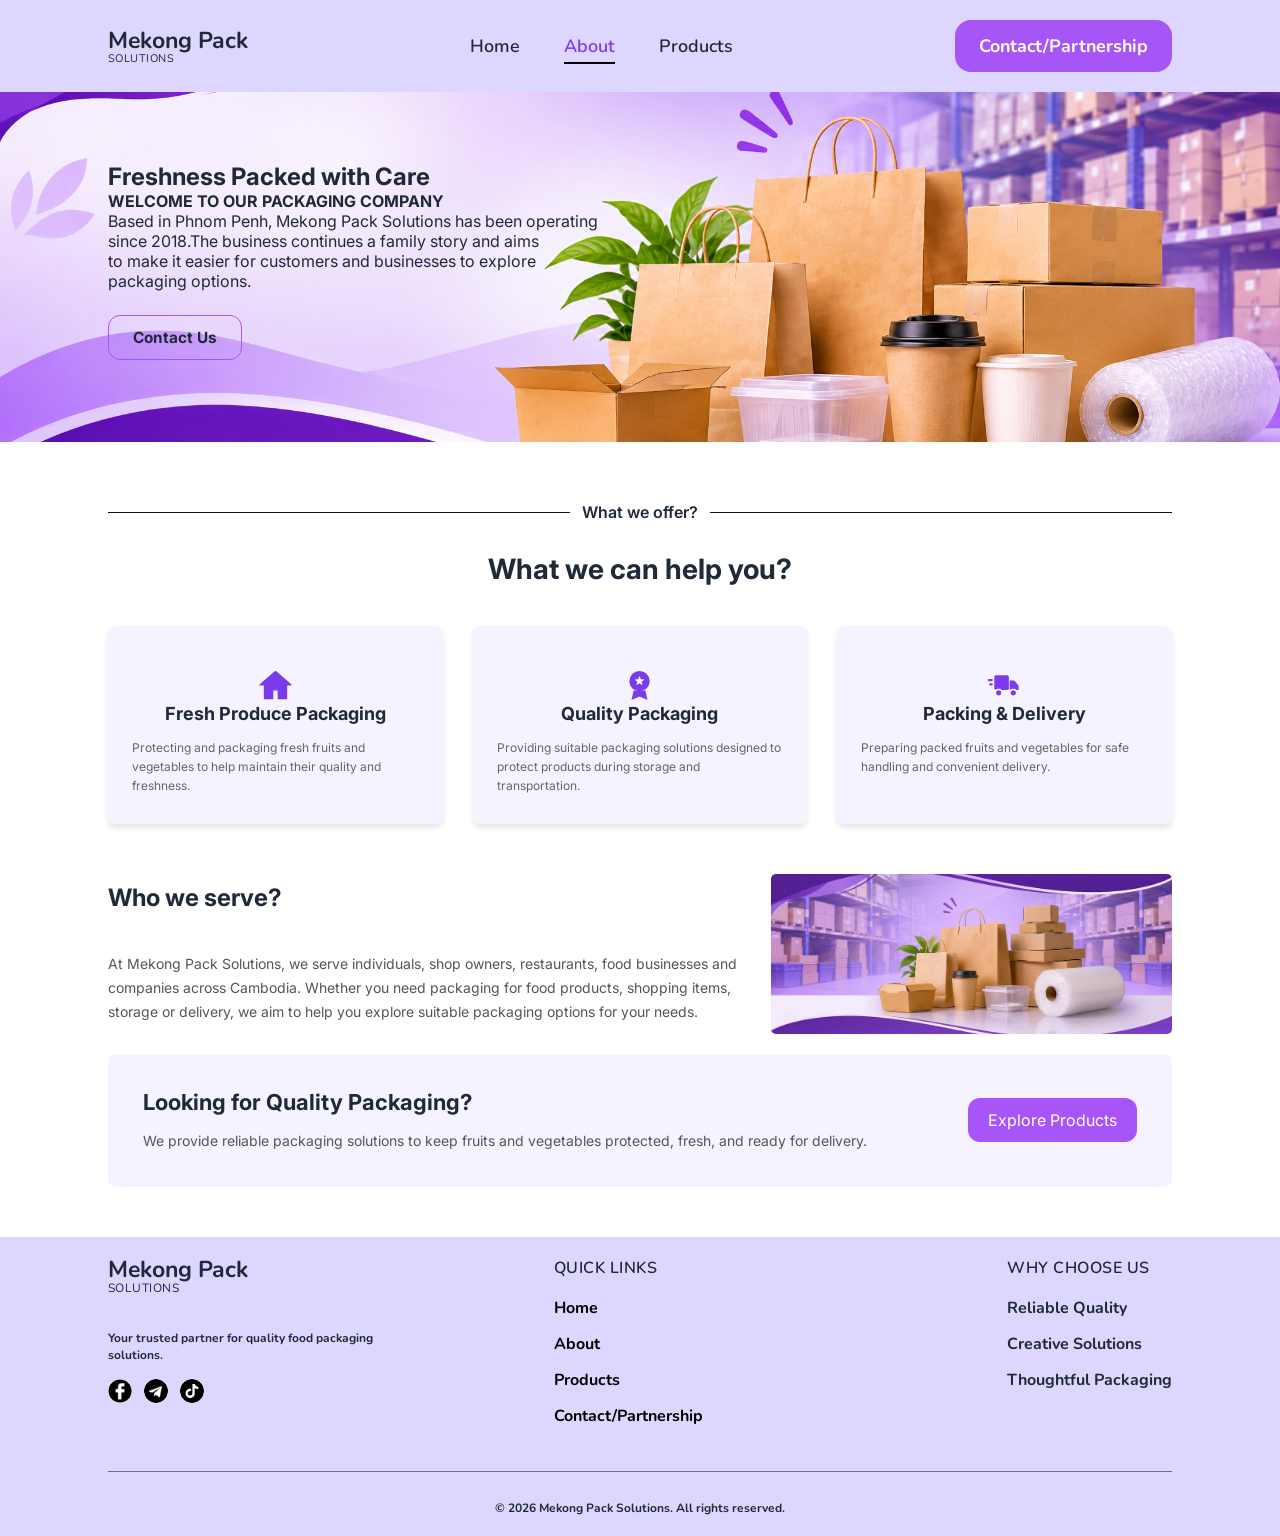
<file: Code/About.html>
<!DOCTYPE html>
<html lang="en">

<head>
  <meta charset="UTF-8">
  <meta name="viewport" content="width=device-width, initial-scale=1.0">
  <link rel="stylesheet" href="About.css">
  <title>About</title>
  <link rel="icon" href="/image/icon title.jpg">
  <script src="script.js"></script>
   <link rel="stylesheet" href="animation.css">
</head>

<body>
  <!--Header Section-->
  <header>
    <p><span>Mekong Pack</span>SOLUTIONS</p>
    <nav>
      <a href="index.html">Home</a>
      <a href="About.html">About</a>
      <a href="Products.html">Products</a>
    </nav>
    <div class="btn-header"><a href="contact.html">Contact/Partnership</a></div>
  </header>
  <!--About Section-->
  <section class="about-section">
    <div class="about-image">
      <div class="about-text">
        <h1>Freshness Packed with Care</h1>
        <h4>WELCOME TO OUR PACKAGING COMPANY</h4>
        <p>Based in Phnom Penh, Mekong Pack Solutions has been operating </p>
        <p>since 2018.The business continues a family story and aims </p>
        <p>to make it easier for customers and businesses to explore </p>
        <p>packaging options.</p>
      </div>
      <div class="btn-hero">
        <div class="btn-contact-us"><a href="contact.html">Contact Us</a></div>
        </div>
    </div>
    <div class="label">What we offer?</div>
    <h2>What we can help you?</h2>

    <div class="cards">
      <div class="card">
        <i class="fa-solid fa-house"></i>
        <img src="/Img/home-icon.svg" alt="Fresh Icon" class="icon">
        <h3>Fresh Produce Packaging</h3>
        <p>Protecting and packaging fresh fruits and vegetables to help maintain their quality and freshness.</p>
      </div>

      <div class="card">
        <i class="fa-solid fa-award"></i>
        <img src="/Img/quality-icon.svg" alt="Quality Icon" class="icon">
        <h3>Quality Packaging</h3>
        <p>Providing suitable packaging solutions designed to protect products during storage and transportation.</p>
      </div>

      <div class="card">
        <i class="fa-solid fa-truck"></i>
        <img src="/Img/delivery-icon.svg" alt="Delivery Icon" class="icon">
        <h3>Packing &amp; Delivery</h3>
        <p>Preparing packed fruits and vegetables for safe handling and convenient delivery.</p>
      </div>
    </div>
    <!--section2-->

    <div class="who-serve">

      <div class="serve-top">

        <div class="serve-text">
          <h2>Who we serve?</h2>

          <p>
            At Mekong Pack Solutions, we serve individuals, shop owners,
            restaurants, food businesses and companies across Cambodia.
            Whether you need packaging for food products, shopping items,
            storage or delivery, we aim to help you explore suitable
            packaging options for your needs.
          </p>
        </div>

        <div class="serve-image">
          <img src="/Img/c5553958-2ca3-467e-b862-628220f96b80.webp" alt="Food packaging">
        </div>

      </div>

      <div class="serve-banner">

        <div class="banner-text">
          <h2>Looking for Quality Packaging?</h2>

          <p>
            We provide reliable packaging solutions to keep fruits
            and vegetables protected, fresh, and ready for delivery.
          </p>
        </div>

        <a href="Products.html" class="explore-btn">Explore Products</a>

      </div>

    </div>
    <!--Footer Section-->
    <footer>
      <p><span>Mekong Pack</span>SOLUTIONS</p>
      <div class="left-footer">
        <p>Your trusted partner for quality food packaging solutions.</p>
        <div class="icon-footer">
          <a href=""><img src="/Img/fb.jpg" alt="FaceBook"></a>
          <a href=""><img src="/Img/gram.jpg" alt="Telegram"></a>
          <a href=""><img src="/Img/tic.jpg" alt="TikTok"></a>
        </div>
      </div>

      <div class="middle-footer">
        <a href="index.html">Home</a>
        <a href="About.html">About</a>
        <a href="Products.html">Products</a>
        <a href="contact.html">Contact/Partnership</a>
      </div>

      <div class="right-footer">
        <span>WHY CHOOSE US</span>
        <p>Reliable Quality</p>
        <p>Creative Solutions</p>
        <p>Thoughtful Packaging</p>
      </div>

    </footer>

  </section>
</body>

</html>
</file>
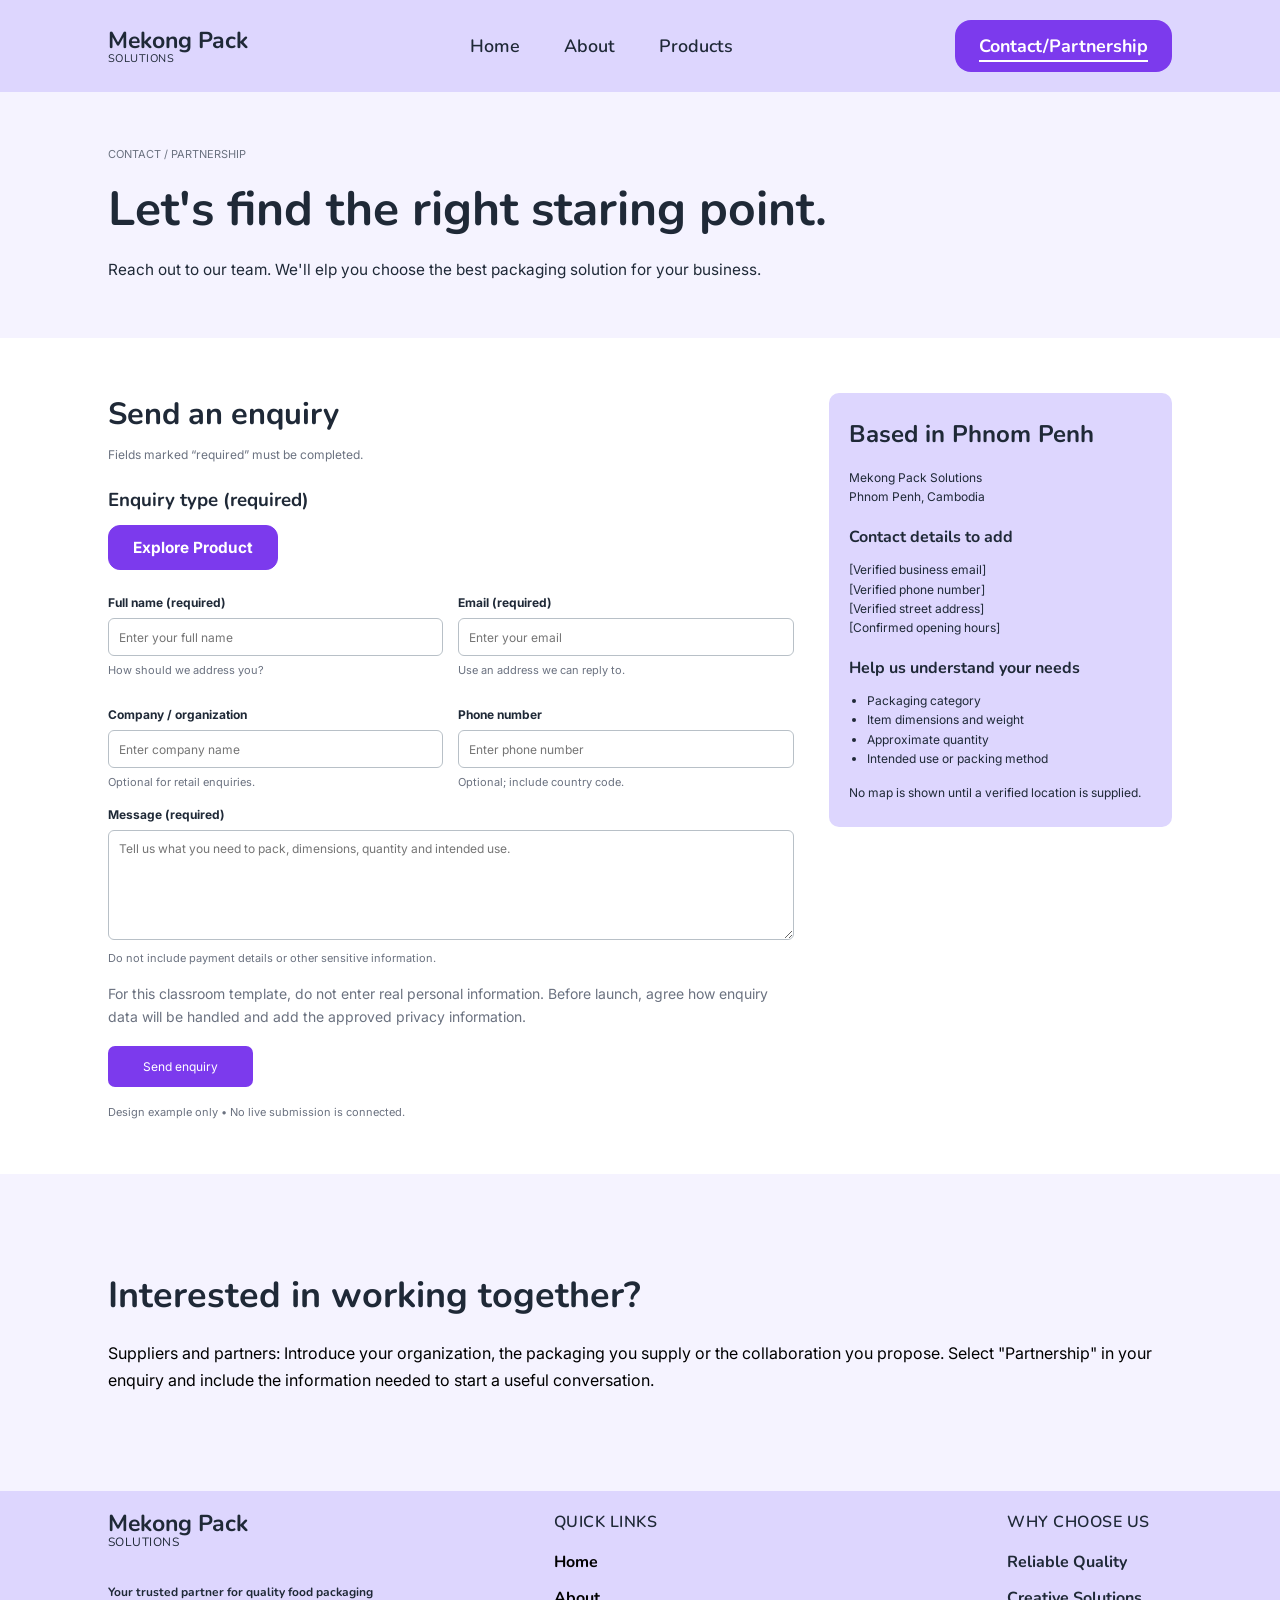
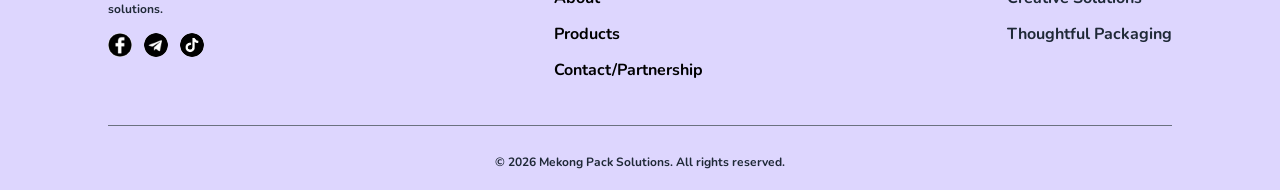
<file: Code/contact.html>
<!doctype html>
<html lang="en">
  <head>
    <meta charset="UTF-8" />
    <meta name="viewport" content="width=device-width, initial-scale=1.0" />
    <title>Mekong pack-contact</title>
    <link rel="stylesheet" href="contact.css" />
    <link rel="icon" href="/image/icon title.jpg">
    <link rel="stylesheet" href="https://cdnjs.cloudflare.com/ajax/libs/font-awesome/6.7.2/css/all.min.css">
    <link rel="stylesheet" href="animation.css">
    <script src="script.js"></script>
  </head>
  <body>
    <header>
      <p><span>Mekong Pack</span>SOLUTIONS</p>
      <nav>
        <a href="index.html">Home</a>
        <a href="About.html">About</a>
        <a href="Products.html">Products</a>
      </nav>
      <div class="btn-header">
        <a href="contact.html">Contact/Partnership</a>
      </div>
    </header>

    <section class="hero">
      <small>CONTACT / PARTNERSHIP</small>
      <h2>Let's find the right staring point.</h2>
      <p>
        Reach out to our team. We'll elp you choose the best packaging solution
        for your business.
      </p>
    </section>

    <section class="contact-section">
      <div class="contact-container">
        <div class="contact-form">
          <h2>Send an enquiry</h2>

          <p class="description">Fields marked “required” must be completed.</p>

          <form>
            <div class="enquiry-type">
              <h3>Enquiry type (required)</h3>
              <div class="btn-hero">
                <div class="btn-explore"><a href="Products.html">Explore Product</a></div>
              </div>
            </div>

            <div class="form-grid">
              <div class="form-group">
                <label for="name">Full name (required)</label>
                <input
                  type="text"
                  id="name"
                  placeholder="Enter your full name"
                  required
                />
                <small>How should we address you?</small>
              </div>

              <div class="form-group">
                <label for="email">Email (required)</label>
                <input
                  type="email"
                  id="email"
                  placeholder="Enter your email"
                  required
                />
                <small>Use an address we can reply to.</small>
              </div>

              <div class="form-group">
                <label for="company">Company / organization</label>
                <input
                  type="text"
                  id="company"
                  placeholder="Enter company name"
                />
                <small>Optional for retail enquiries.</small>
              </div>

              <div class="form-group">
                <label for="phone">Phone number</label>
                <input type="tel" id="phone" placeholder="Enter phone number" />
                <small>Optional; include country code.</small>
              </div>
            </div>

            <div class="form-group message-group">
              <label for="message">Message (required)</label>
              <textarea
                id="message"
                placeholder="Tell us what you need to pack, dimensions, quantity and intended use."
                required
              ></textarea>
              <small>
                Do not include payment details or other sensitive information.
              </small>
            </div>

            <p class="privacy-text">
              For this classroom template, do not enter real personal
              information. Before launch, agree how enquiry data will be handled
              and add the approved privacy information.
            </p>

            <button type="submit" class="submit-btn">Send enquiry</button>

            <p class="note">
              Design example only • No live submission is connected.
            </p>
          </form>
        </div>

        <aside class="contact-info">
          <h2>Based in Phnom Penh</h2>

          <p class="company">
            Mekong Pack Solutions<br />
            Phnom Penh, Cambodia
          </p>

          <h3>Contact details to add</h3>

          <p>
            [Verified business email]<br />
            [Verified phone number]<br />
            [Verified street address]<br />
            [Confirmed opening hours]
          </p>

          <h3>Help us understand your needs</h3>

          <ul>
            <li>Packaging category</li>
            <li>Item dimensions and weight</li>
            <li>Approximate quantity</li>
            <li>Intended use or packing method</li>
          </ul>

          <p class="map-note">
            No map is shown until a verified location is supplied.
          </p>
        </aside>
      </div>
    </section>
    <section class="partnership-section">
      <div class="partnership-container">
        <h2>Interested in working together?</h2>

        <p>
          Suppliers and partners: Introduce your organization, the packaging you
          supply or the collaboration you propose. Select "Partnership" in your
          enquiry and include the information needed to start a useful
          conversation.
        </p>
      </div>
    </section>

    <footer>
      <p><span>Mekong Pack</span>SOLUTIONS</p>
      <div class="left-footer">
        <p>Your trusted partner for quality food packaging solutions.</p>
        <div class="icon-footer">
          <a href=""
            ><img src="/img/photo_2026-11-17_16-18-51.jpg" alt="FaceBook"
          /></a>
          <a href=""
            ><img src="/img/photo_2026-11-17_16-18-54.jpg" alt="Telegram"
          /></a>
          <a href=""
            ><img src="/img/photo_2026-11-17_16-18-56.jpg" alt="TikTok"
          /></a>
        </div>
      </div>

      <div class="middle-footer">
        <a href="index.html">Home</a>
        <a href="About.html">About</a>
        <a href="Products.html">Products</a>
        <a href="contact.html">Contact/Partnership</a>
      </div>

      <div class="right-footer">
        <span>WHY CHOOSE US</span>
        <p>Reliable Quality</p>
        <p>Creative Solutions</p>
        <p>Thoughtful Packaging</p>
      </div>
    </footer>
  </body>
</html>
</file>
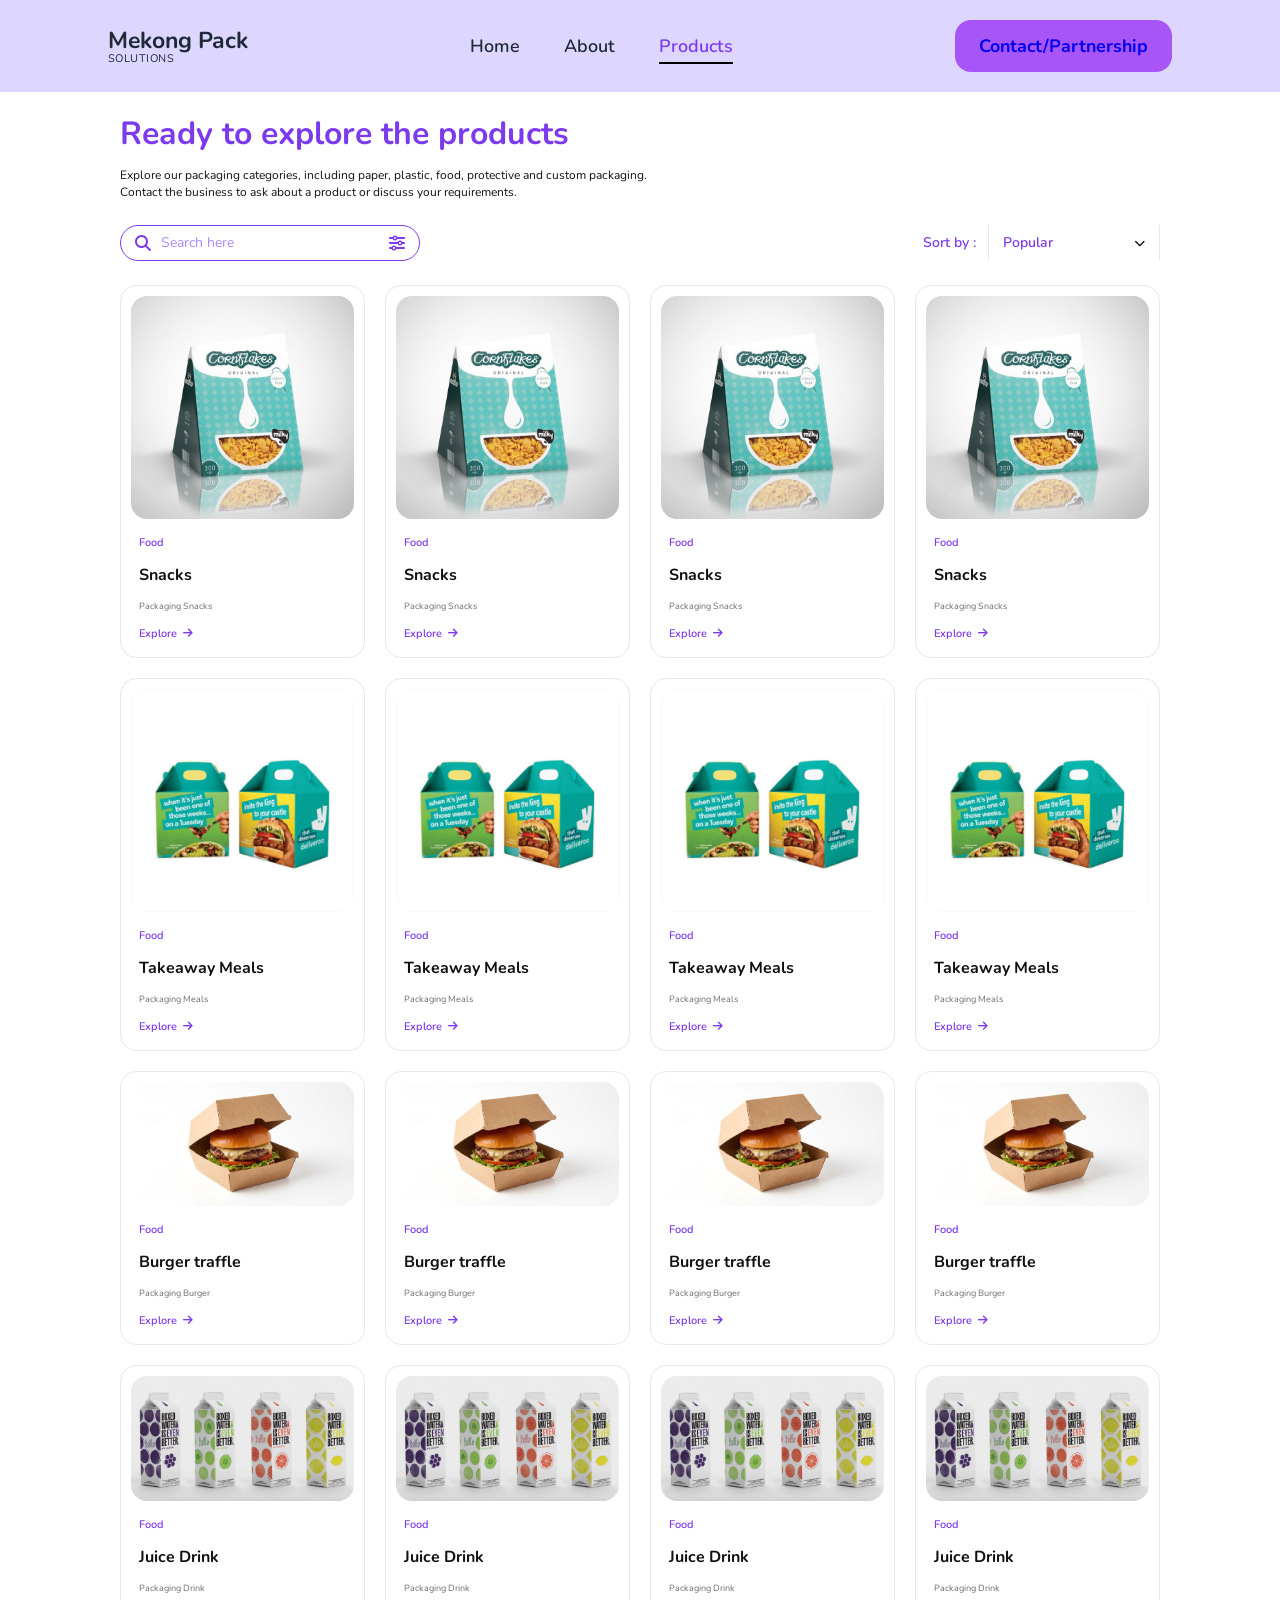
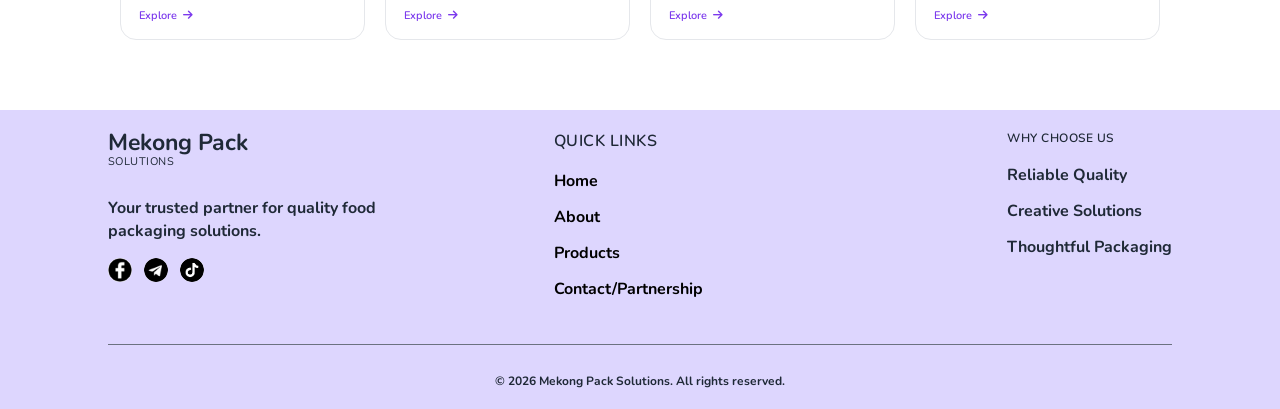
<file: Code/Products.html>
<!DOCTYPE html>
<html lang="en">
<head>
    <meta charset="UTF-8">
    <meta name="viewport" content="width=device-width, initial-scale=1">
    <title>Products</title>
    <link rel="preconnect" href="https://fonts.googleapis.com">
    <link rel="preconnect" href="https://fonts.gstatic.com" crossorigin>
    <link href="https://fonts.googleapis.com/css2?family=Nunito:wght@400;600;700;800&display=swap" rel="stylesheet">
    <link rel="stylesheet" href="https://cdnjs.cloudflare.com/ajax/libs/font-awesome/6.5.1/css/all.min.css">
    <link rel="stylesheet" href="Products.css">
    <link rel="icon" href="/image/icon title.jpg">
    <script src="script.js"></script>
     <link rel="stylesheet" href="animation.css">
</head>
<body>

    <!--Header Section-->
    <header>
        <p><span>Mekong Pack</span>SOLUTIONS</p>
        <nav>
            <a href="index.html">Home</a>
            <a href="About.html">About</a>
            <a href="Products.html">Products</a>
        </nav>
        <div class="btn-header"><a href="contact.html">Contact/Partnership</a></div>
    </header>

<section class="card-hero">

    <div class="container-products">
        <h2>Ready to explore the products</h2>
        <p>
            Explore our packaging categories, including paper, plastic, food, protective and custom packaging.<br>
            Contact the business to ask about a product or discuss your requirements.
        </p>
    </div>

    <div class="toolbar">
        <div class="search-box">
            <i class="fa-solid fa-magnifying-glass"></i>
            <input type="text" name="Search" placeholder="Search here">
            <i class="fa-solid fa-sliders"></i>
        </div>

        <div class="sort">
            <label for="sort">Sort by :</label>
            <div class="sort-select">
                <select id="sort" name="sort">
                    <option value="popular">Popular</option>
                    <option value="newest">Takaway Meals</option>
                    <option value="name-asc">Packaging Snacks</option>
                    <option value="name-desc">Packaging Drink</option>
                    <option value="name-desc">Packaging Burger</option>
                </select>
                <i class="fa-solid fa-chevron-down"></i>
            </div>
        </div>
    </div>

    <div class="card-grid">

       <div class="main-card">
            <img src="/images/Milky (Student Work).jpeg" alt="Product 4">
            <div class="tittle">
                <h4>Food</h4>
                <h1>Snacks</h1>
                <p>Packaging Snacks</p>
                <h3><a href="">Explore <i class="fa-solid fa-arrow-right"></i></a></h3>
            </div>
        </div>

       <div class="main-card">
            <img src="/images/Milky (Student Work).jpeg" alt="Product 4">
            <div class="tittle">
                <h4>Food</h4>
                <h1>Snacks</h1>
                <p>Packaging Snacks</p>
                <h3><a href="">Explore <i class="fa-solid fa-arrow-right"></i></a></h3>
            </div>
        </div>

        <div class="main-card">
            <img src="/images/Milky (Student Work).jpeg" alt="Product 4">
            <div class="tittle">
                <h4>Food</h4>
                <h1>Snacks</h1>
                <p>Packaging Snacks</p>
                <h3><a href="">Explore <i class="fa-solid fa-arrow-right"></i></a></h3>
            </div>
        </div>

        <div class="main-card">
            <img src="/images/Milky (Student Work).jpeg" alt="Product 4">
            <div class="tittle">
                <h4>Food</h4>
                <h1>Snacks</h1>
                <p>Packaging Snacks</p>
                <h3><a href="">Explore <i class="fa-solid fa-arrow-right"></i></a></h3>
            </div>
        </div>

       <div class="main-card">
            <img src="/images/meals.jpeg" alt="Product 8">
            <div class="tittle">
                <h4>Food</h4>
                <h1>Takeaway Meals</h1>
                <p>Packaging Meals</p>
                <h3><a href="">Explore <i class="fa-solid fa-arrow-right"></i></a></h3>
            </div>
        </div>

         <div class="main-card">
            <img src="/images/meals.jpeg" alt="Product 8">
            <div class="tittle">
                <h4>Food</h4>
                <h1>Takeaway Meals</h1>
                <p>Packaging Meals</p>
                <h3><a href="">Explore <i class="fa-solid fa-arrow-right"></i></a></h3>
            </div>
        </div>

         <div class="main-card">
            <img src="/images/meals.jpeg" alt="Product 8">
            <div class="tittle">
                <h4>Food</h4>
                <h1>Takeaway Meals</h1>
                <p>Packaging Meals</p>
                <h3><a href="">Explore <i class="fa-solid fa-arrow-right"></i></a></h3>
            </div>
        </div>

         <div class="main-card">
            <img src="/images/meals.jpeg" alt="Product 8">
            <div class="tittle">
                <h4>Food</h4>
                <h1>Takeaway Meals</h1>
                <p>Packaging Meals</p>
                <h3><a href="">Explore <i class="fa-solid fa-arrow-right"></i></a></h3>
            </div>
        </div>

        <div class="main-card">
            <img src="/images/Burger.jpg" alt="Product 9">
            <div class="tittle">
                <h4>Food</h4>
                <h1>Burger traffle</h1>
                <p>Packaging Burger</p>
                <h3><a href="">Explore <i class="fa-solid fa-arrow-right"></i></a></h3>
            </div>
        </div>

        <div class="main-card">
            <img src="/images/Burger.jpg" alt="Product 10">
            <div class="tittle">
                <h4>Food</h4>
                <h1>Burger traffle</h1>
                <p>Packaging Burger</p>
                <h3><a href="">Explore <i class="fa-solid fa-arrow-right"></i></a></h3>
            </div>
        </div>

        <div class="main-card">
            <img src="/images/Burger.jpg" alt="Product 11">
            <div class="tittle">
                <h4>Food</h4>
                <h1>Burger traffle</h1>
                <p>Packaging Burger</p>
                <h3><a href="">Explore <i class="fa-solid fa-arrow-right"></i></a></h3>
            </div>
        </div>

        <div class="main-card">
            <img src="/images/Burger.jpg" alt="Product 12">
            <div class="tittle">
                <h4>Food</h4>
                <h1>Burger traffle</h1>
                <p>Packaging Burger</p>
                <h3><a href="">Explore <i class="fa-solid fa-arrow-right"></i></a></h3>
            </div>
        </div>

        <div class="main-card">
            <img src="/images/juice.jpeg" alt="Product 12">
            <div class="tittle">
                <h4>Food</h4>
                <h1>Juice Drink</h1>
                <p>Packaging Drink</p>
                <h3><a href="">Explore <i class="fa-solid fa-arrow-right"></i></a></h3>
            </div>
        </div>

        <div class="main-card">
            <img src="/images/juice.jpeg" alt="Product 12">
            <div class="tittle">
                <h4>Food</h4>
                <h1>Juice Drink</h1>
                <p>Packaging Drink</p>
                <h3><a href="">Explore <i class="fa-solid fa-arrow-right"></i></a></h3>
            </div>
        </div>

        <div class="main-card">
            <img src="/images/juice.jpeg" alt="Product 12">
            <div class="tittle">
                <h4>Food</h4>
                <h1>Juice Drink</h1>
                <p>Packaging Drink</p>
                <h3><a href="">Explore <i class="fa-solid fa-arrow-right"></i></a></h3>
            </div>
        </div>

        <div class="main-card">
            <img src="/images/juice.jpeg" alt="Product 12">
            <div class="tittle">
                <h4>Food</h4>
                <h1>Juice Drink</h1>
                <p>Packaging Drink</p>
                <h3><a href="">Explore <i class="fa-solid fa-arrow-right"></i></a></h3>
            </div>
        </div>

    </div>
</section><!--Footer Section-->
    <footer>
         <p><span>Mekong Pack</span>SOLUTIONS</p>
         <div class="left-footer">
            <p>Your trusted partner for quality food packaging solutions.</p>
            <div class="icon-footer">
                <a href=""><img src="/images/fb.jpg" alt="FaceBook"></a>
                <a href=""><img src="/images/tg.jpg" alt="Telegram"></a>
                <a href=""><img src="/images/tt.jpg" alt="TikTok"></a>
            </div>
         </div>

         <div class="middle-footer">
            <a href="index.html">Home</a>
            <a href="About.html">About</a>
            <a href="Products.html">Products</a>
            <a href="contact.html">Contact/Partnership</a>
         </div>

         <div class="right-footer">
            <span>WHY CHOOSE US</span>
            <p>Reliable Quality</p>
            <p>Creative Solutions</p>
            <p>Thoughtful Packaging</p>
         </div>

    </footer>


</body>
</html>
</file>
<file: Code/style.css>
@import url("https://fonts.googleapis.com/css2?family=Inter:wght@400;500;600&family=Nunito:wght@400;600;700;800&display=swap");

:root {
    /* Brand colors */
    --primary: #7C3AED;
    --secondary: #A855F7;
    --pale-1: #DDD6FE;
    --pale-2: #F5F3FF;

    /* Shared colors */
    --text-main: #1F2937;
    --text-secondary: #6B7280;
    --white: #FFFFFF;
    --border: #E5E7EB;

    /* Fonts */
    --font-heading: "Nunito", sans-serif;
    --font-body: "Inter", sans-serif;

    /* Side padding: 120px on desktop, shrinks on smaller screens */
    --side-padding: clamp(16px, 8.4vw, 120px);
}

/* Big screens: content stays 1200px wide and centered */
@media (min-width: 1441px) {
    :root {
        --side-padding: calc((100vw - 1200px) / 2);
    }
}

* {
    margin: 0;
    padding: 0;
    box-sizing: border-box;
}

html {
    -webkit-text-size-adjust: 100%;
}

body {
    font-family: "Inter", sans-serif;
    color: #1F2937;
    background: #ffffff;
    overflow-x: hidden;
    scroll-behavior: smooth;
}

img {
    max-width: 100%;
    display: block;
}

/* Header */
header {
    position: sticky;
    top: 0;
    z-index: 100;
    display: flex;
    flex-wrap: wrap;
    align-items: center;
    justify-content: space-between;
    gap: 12px 24px;
    padding: 20px var(--side-padding);
    background: #DDD6FE;
    font-family: "Nunito", sans-serif;
    color: #1f2937;
}

/* Header logo */
header > p {
    order: 1;
    font-size: 11px;
    font-weight: 400;
    letter-spacing: 0.5px;
    line-height: 1;
}

header > p span {
    display: block;
    font-size: clamp(20px, 1.8vw, 26px);
    font-weight: 700;
    letter-spacing: 0;
    line-height: 1.1;
}

/* Nav links */
header nav {
    order: 2;
    display: flex;
    flex-wrap: wrap;
    align-items: center;
    gap: 12px clamp(20px, 3.4vw, 48px);
}

header nav a {
    position: relative;
    font-size: clamp(16px, 1.4vw, 20px);
    font-weight: 600;
    color: #1f2937;
    text-decoration: none;
    transition: color 0.2s;
}

header nav a::after {
    content: "";
    position: absolute;
    left: 0;
    bottom: -6px;
    width: 0;
    height: 2px;
    background: #000000;
    transition: width 0.25s;
}

header nav a:hover {
    color: #7C3AED;
}

header nav a:hover::after {
    width: 100%;
}

/* Header button */
.btn-header {
    order: 3;
    background: #A855F7;
    color: #ffffff;
    font-size: 16px;
    font-weight: 700;
    padding: 14px 24px;
    border-radius: 16px;
    cursor: pointer;
    transition: background 0.2s;
}

.btn-header a {
    text-decoration: none;
    font-size: clamp(14px, 1.4vw, 20px);
}

.btn-header:hover {
    background: #7C3AED;
}

.btn-header a:hover {
    color: white;
}

/* Header tablet (up to 900px) */
@media (max-width: 900px) {
    /* Logo and button on row 1, nav centered on row 2 */
    .btn-header {
        order: 2;
        padding: 10px 18px;
        border-radius: 12px;
    }

    header nav {
        order: 3;
        flex-basis: 100%;
        justify-content: center;
    }
}

/* Header mobile (up to 520px) */
@media (max-width: 520px) {
    header {
        padding-top: 14px;
        padding-bottom: 14px;
        row-gap: 10px;
    }

    .btn-header {
        padding: 9px 14px;
        border-radius: 10px;
    }

    header nav {
        gap: 12px 20px;
    }
}

/* Header small phones (up to 420px) */
@media (max-width: 420px) {
    header {
        gap: 10px 12px;
    }

    header > p span {
        font-size: 18px;
    }

    header nav {
        gap: 10px 18px;
    }

    header nav a {
        font-size: 15px;
    }

    .btn-header {
        padding: 8px 12px;
    }

    .btn-header a {
        font-size: 13px;
    }
}

/* Header phones turned sideways: header scrolls away to save space */
@media (max-height: 500px) and (orientation: landscape) {
    header {
        position: static;
    }
}

/* Hero */
.hero-section {
    display: flex;
    align-items: center;
    gap: clamp(24px, 4.2vw, 60px);
    padding: 20px var(--side-padding);
    background: #ffffff;
    margin-top: 50px;
}

.hero-section .left-con {
    flex: 1;
    min-width: 0;
    display: flex;
    flex-direction: column;
    align-items: flex-start;
    gap: 20px;
    font-family: "Nunito", sans-serif;
}

.hero-section .left-con span {
    font-size: clamp(14px, 1.3vw, 18px);
    font-weight: 600;
    letter-spacing: 0.3px;
    color: #1f2937;
}

.hero-section h1 {
    font-size: clamp(28px, 3.4vw, 48px);
    font-weight: 700;
    line-height: 1.25;
    color: #1f2937;
    overflow-wrap: break-word;
    text-wrap: balance;
}

.hero-section p {
    max-width: 560px;
    font-family: "Inter", sans-serif;
    font-size: clamp(14px, 1.1vw, 16px);
    font-weight: 400;
    line-height: 1.6;
    color: #6B7280;
}

/* Hero buttons */
.btn-hero {
    display: grid;
    grid-auto-flow: column;
    grid-auto-columns: 1fr;
    width: fit-content;
    gap: 16px 24px;
    margin-top: 12px;
}

.btn-explore,
.btn-contact-us {
    border-radius: 12px;
    cursor: pointer;
    transition: background 0.2s, border-color 0.2s;
}

.btn-explore a,
.btn-contact-us a {
    display: block;
    padding: 12px 24px;
    font-size: clamp(14px, 1.2vw, 18px);
    font-weight: 700;
    text-align: center;
    text-decoration: none;
    white-space: nowrap;
}

.btn-explore {
    background: #A855F7;
    border: 1px solid #A855F7;
}

.btn-explore a {
    color: #ffffff;
}

.btn-explore:hover {
    background: #7C3AED;
    border-color: #7C3AED;
}

.btn-contact-us {
    background: transparent;
    border: 1px solid #A855F7;
}

.btn-contact-us a {
    color: #1f2937;
}

.btn-contact-us:hover {
    background: #7C3AED;
}
.btn-contact-us a:hover{
    color: #FFFFFF;
}
/* Hero image */
.hero-section img {
    flex: 1;
    width: 100%;
    min-width: 0;
    aspect-ratio: 3 / 2;
    object-fit: cover;
    border-radius: 12px;
    background: #D9D9D9;
}

/* Hero small laptops (up to 1100px) */
@media (max-width: 1100px) {
    .hero-section {
        gap: 32px;
    }

    .hero-section .left-con {
        gap: 16px;
    }
}

/* Hero tablet (up to 900px) */
@media (max-width: 900px) {
    .hero-section {
        flex-direction: column;
        align-items: stretch;
        padding-top: 32px;
        padding-bottom: 32px;
        gap: 32px;
        margin-top: 32px;
    }

    .hero-section p {
        max-width: 100%;
    }

    .hero-section img {
        flex: none;
        aspect-ratio: 16 / 10;
    }
}

/* Hero mobile (up to 520px) */
@media (max-width: 520px) {
    .hero-section {
        padding-top: 24px;
        padding-bottom: 24px;
        gap: 24px;
        margin-top: 24px;
    }

    .btn-hero {
        width: 100%;
        gap: 12px;
    }

    .btn-explore a,
    .btn-contact-us a {
        padding: 12px 12px;
    }
}

/* Hero small phones (up to 360px) */
@media (max-width: 360px) {
    .hero-section h1 {
        font-size: 26px;
    }

    .btn-hero {
        grid-auto-flow: row;
    }
}

/* Hero phones turned sideways */
@media (max-height: 500px) and (orientation: landscape) and (max-width: 900px) {
    .hero-section {
        flex-direction: row;
        align-items: center;
        padding-top: 20px;
        padding-bottom: 20px;
        gap: 24px;
    }

    .hero-section img {
        flex: 1;
        aspect-ratio: 3 / 2;
    }
}

/* Show products */
.container-show-products {
    display: grid;
    grid-template-columns: 1fr 1fr;
    column-gap: clamp(16px, 8vw, 120px);
    row-gap: 32px;
    padding: 20px var(--side-padding);
    background: #ffffff;
    font-family: "Inter", sans-serif;
    margin-top: 50px;
}

/* Top part: title, explore link, subtitle, search */
.container-products {
    grid-column: 1 / -1;
    display: grid;
    grid-template-columns: 1fr auto;
    grid-template-areas:
        "title  explore"
        "sub    sub"
        "search search";
    align-items: center;
    row-gap: 6px;
}

.container-products > span {
    grid-area: title;
    font-family: "Nunito", sans-serif;
    font-size: clamp(22px, 2.2vw, 30px);
    font-weight: 700;
    line-height: 1.2;
    color: #1f2937;
}

.container-products > a {
    grid-area: explore;
}

.container-products > p {
    grid-area: sub;
    font-size: clamp(12px, 1vw, 14px);
    color: #6B7280;
}

/* Search input: icons are drawn inside the input */
.container-products > input {
    grid-area: search;
    justify-self: start;
    width: 45%;
    min-width: 260px;
    height: 44px;
    margin-top: 12px;
    padding: 0 48px;
    border: 1px solid #A855F7;
    border-radius: 999px;
    outline: none;
    font-family: "Inter", sans-serif;
    font-size: 14px;
    color: #1f2937;
    background-color: #ffffff;
    background-image:
        url("data:image/svg+xml,%3Csvg xmlns='http://www.w3.org/2000/svg' viewBox='0 0 24 24' fill='none' stroke='%23A855F7' stroke-width='2' stroke-linecap='round' stroke-linejoin='round'%3E%3Ccircle cx='11' cy='11' r='7'/%3E%3Cpath d='M16.5 16.5L21 21'/%3E%3C/svg%3E"),
        url("data:image/svg+xml,%3Csvg xmlns='http://www.w3.org/2000/svg' viewBox='0 0 24 24' fill='none' stroke='%23A855F7' stroke-width='2' stroke-linecap='round' stroke-linejoin='round'%3E%3Cpath d='M4 7h9M17 7h3M4 17h3M11 17h9'/%3E%3Ccircle cx='15' cy='7' r='2'/%3E%3Ccircle cx='9' cy='17' r='2'/%3E%3C/svg%3E");
    background-repeat: no-repeat, no-repeat;
    background-position: left 16px center, right 16px center;
    background-size: 20px 20px, 20px 20px;
    transition: box-shadow 0.2s;
}

.container-products > input::placeholder {
    color: #6B7280;
}

.container-products > input:focus {
    box-shadow: 0 0 0 3px #DDD6FE;
}

/* Explore links (all sections) */
.container-show-products a {
    width: fit-content;
    color: #A855F7;
    text-decoration: none;
    transition: color 0.2s;
}

.container-show-products a p {
    display: inline-flex;
    align-items: center;
    gap: 6px;
    margin: 0;
    font-family: "Nunito", sans-serif;
    font-size: clamp(14px, 1.1vw, 16px);
    font-weight: 700;
    color: inherit;
}

.container-show-products a i {
    font-size: 0.85em;
    transition: transform 0.2s;
}

.container-show-products a:hover {
    color: #7C3AED;
}

.container-show-products a:hover i {
    transform: translateX(4px);
}

/* Big picture block */
.container-pic-product {
    grid-column: 1 / -1;
    display: flex;
    flex-direction: column;
    align-items: center;
    gap: 24px;
    margin-bottom: 64px;
    padding: 48px;
    background: #F5F3FF;
    border-radius: 8px;
}

.container-pic-product > img {
    width: min(100%, 760px);
    aspect-ratio: 5 / 3;
    object-fit: cover;
    border-radius: 8px;
    background: #D9D9D9;
}

.container-title-product {
    position: relative;
    width: min(100%, 760px);
    padding: 20px 72px 20px 24px;
    background: #ffffff;
    border-radius: 16px;
}

.container-title-product h5 {
    font-family: "Nunito", sans-serif;
    font-size: 14px;
    font-weight: 600;
    color: #A855F7;
}

.container-title-product h3 {
    margin-top: 6px;
    margin-bottom: 4px;
    font-family: "Nunito", sans-serif;
    font-size: clamp(22px, 2.2vw, 30px);
    font-weight: 700;
    line-height: 1.2;
    color: #1f2937;
}

.container-title-product > p {
    margin-bottom: 14px;
    font-size: 12px;
    color: #6B7280;
}

/* Round arrow button */
.circle-btn {
    position: absolute;
    right: 20px;
    bottom: 20px;
    display: grid;
    place-items: center;
    width: 32px;
    height: 32px;
    border-radius: 50%;
    background: #A855F7;
    color: #ffffff;
    font-size: 12px;
    cursor: pointer;
    transition: background 0.2s;
}

.circle-btn i {
    transform: rotate(-45deg);
}

.circle-btn:hover {
    background: #7C3AED;
}

/* Product cards */
.box-list {
    min-width: 0;
    overflow: hidden;
    padding-bottom: 24px;
    background: #ffffff;
    border: 1px solid #9CA3AF;
    border-radius: 16px;
    transition: box-shadow 0.2s, transform 0.2s;
}

.box-list:hover {
    box-shadow: 0 8px 20px rgba(124, 58, 237, 0.15);
    transform: translateY(-4px);
}

.box-list > img {
    width: 100%;
    aspect-ratio: 3 / 2;
    object-fit: cover;
    margin-bottom: 20px;
    background: #F3F4F6;
}

.box-list > :not(img) {
    margin-inline: 24px;
}

.box-list h5 {
    font-family: "Nunito", sans-serif;
    font-size: 14px;
    font-weight: 600;
    color: #A855F7;
}

.box-list h3 {
    margin-top: 6px;
    margin-bottom: 4px;
    font-family: "Nunito", sans-serif;
    font-size: clamp(18px, 1.8vw, 24px);
    font-weight: 700;
    line-height: 1.25;
    color: #1f2937;
}

.box-list > p {
    margin-bottom: 14px;
    font-size: 12px;
    color: #6B7280;
}

/* Show products tablet (up to 900px) */
@media (max-width: 900px) {
    .container-show-products {
        column-gap: 20px;
        margin-top: 32px;
    }

    .container-pic-product {
        margin-bottom: 40px;
        padding: 32px 24px;
    }

    .box-list > :not(img) {
        margin-inline: 16px;
    }
}

/* Show products small tablet (up to 768px) */
@media (max-width: 768px) {
    .container-products > input {
        width: 100%;
    }
}

/* Show products mobile (up to 520px) */
@media (max-width: 520px) {
    .container-show-products {
        column-gap: 12px;
        row-gap: 20px;
        margin-top: 24px;
    }

    .container-pic-product {
        margin-bottom: 24px;
        padding: 16px;
        gap: 16px;
    }

    .container-pic-product > img {
        aspect-ratio: 16 / 9;
    }

    .container-title-product {
        padding: 16px 56px 16px 16px;
    }

    .circle-btn {
        right: 14px;
        bottom: 14px;
        width: 28px;
        height: 28px;
    }

    .box-list {
        padding-bottom: 16px;
    }

    .box-list > img {
        margin-bottom: 14px;
    }

    .box-list > :not(img) {
        margin-inline: 12px;
    }

    .box-list h5 {
        font-size: 12px;
    }

    .box-list > p {
        font-size: 11px;
        margin-bottom: 10px;
    }
}
/* Growing community */
.container-growing {
    --u: clamp(0.45px, 0.07vw, 1px);
    display: grid;
    grid-template-columns: 1fr 1fr;
    column-gap: clamp(16px, 3vw, 40px);
    padding: 20px var(--side-padding);
    background: #ffffff;
    font-family: "Inter", sans-serif;
    margin-top: 50px;
}

/* Title, subtitle and round icon */
.container-growing > h3 {
    grid-column: 1;
    grid-row: 1;
    font-family: "Nunito", sans-serif;
    font-size: clamp(22px, 2.2vw, 30px);
    font-weight: 700;
    line-height: 1.2;
    color: #1f2937;
}

.container-growing > p {
    grid-column: 1;
    grid-row: 2;
    margin-top: 4px;
    font-size: clamp(12px, 1vw, 14px);
    color: #6B7280;
}

.btn-growing {
    grid-column: 2;
    grid-row: 1 / span 2;
    justify-self: end;
    align-self: start;
    display: grid;
    place-items: center;
    width: 40px;
    height: 40px;
    border-radius: 10px;
    background: #DDD6FE;
    color: #7C3AED;
    font-size: 14px;
    cursor: pointer;
    transition: background 0.2s, color 0.2s;
}

.btn-growing i {
    transform: rotate(-45deg);
}

.btn-growing:hover {
    background: #7C3AED;
    color: #ffffff;
}

/* Big purple card */
.container-total {
    grid-column: 1 / -1;
    margin-top: 24px;
    padding: clamp(20px, 3vw, 40px);
    background: #7C3AED;
    border-radius: 20px;
    color: #ffffff;
}

.container-total h5 {
    display: flex;
    align-items: center;
    gap: 10px;
    font-family: "Nunito", sans-serif;
    font-size: clamp(15px, 1.4vw, 18px);
    font-weight: 600;
}

.container-total h5::before {
    content: "\f500";
    font-family: "Font Awesome 6 Free";
    font-weight: 900;
    font-size: 0.95em;
}

.container-total h3 {
    margin-top: 16px;
    font-family: "Nunito", sans-serif;
    font-size: clamp(30px, 3.4vw, 48px);
    font-weight: 700;
    line-height: 1.1;
}

.container-total p {
    margin-top: 28px;
    font-size: 12px;
    color: rgba(255, 255, 255, 0.9);
}

/* Pale shapes at the bottom of the purple card */
.shapes-container {
    display: flex;
    align-items: flex-end;
    gap: clamp(6px, 1.2vw, 17px);
    margin-top: 24px;
}

.shapes-container > div {
    background: #DDD6FE;
    border-radius: calc(var(--u) * 20);
}

.shape1 {
    flex: 80 1 0;
    height: calc(var(--u) * 24);
}

.shape2 {
    flex: 80 1 0;
    height: calc(var(--u) * 33);
}

.shape3 {
    flex: 90 1 0;
    height: calc(var(--u) * 22);
}

.shape4 {
    flex: 100 1 0;
    height: calc(var(--u) * 43);
}

.shape5 {
    flex: 107 1 0;
    height: calc(var(--u) * 33);
}

.shape6 {
    flex: 160 1 0;
    height: calc(var(--u) * 52);
}

.shape7 {
    flex: 160 1 0;
    height: calc(var(--u) * 33);
}

.shape8 {
    flex: 134 1 0;
    height: calc(var(--u) * 84);
    border-radius: calc(var(--u) * 16);
}

/* Two small cards */
.container-growing-bottom {
    margin-top: 24px;
    min-width: 0;
}

.box-growing {
    height: 100%;
    padding: clamp(20px, 2.8vw, 40px);
    background: #F5F3FF;
    border-radius: 20px;
}

.box-growing h3:first-of-type {
    margin-top: 16px;
    font-family: "Inter", sans-serif;
    font-size: clamp(16px, 1.4vw, 20px);
    font-weight: 700;
    color: #1f2937;
}

.box-growing h3:nth-of-type(2) {
    margin-top: 12px;
    font-family: "Nunito", sans-serif;
    font-size: clamp(18px, 1.8vw, 24px);
    font-weight: 700;
    color: #1f2937;
}

.box-growing p {
    margin-top: 14px;
    font-size: 12px;
    color: #6B7280;
}

/* Icon boxes (icons are added with CSS) */
.btn-icon-eyes,
.btn-icon-photo,
.btn-icon-box {
    display: grid;
    place-items: center;
    width: 32px;
    height: 32px;
    border-radius: 8px;
    background: #DDD6FE;
    color: #7C3AED;
    font-size: 14px;
}

.btn-icon-eyes::before,
.btn-icon-photo::before,
.btn-icon-box::before {
    font-family: "Font Awesome 6 Free";
    font-weight: 900;
}

.btn-icon-eyes::before {
    content: "\f06e";
}

.btn-icon-photo::before {
    content: "\f03e";
}

.btn-icon-box::before {
    content: "\f1b2";
}

/* Last card: products listed */
.containter-last {
    grid-column: 1 / -1;
    margin-top: 24px;
    padding: clamp(20px, 2.8vw, 36px) clamp(20px, 3vw, 40px);
    background: #F5F3FF;
    border-radius: 20px;
}

.last-container-left {
    display: grid;
    grid-template-columns: auto 1fr auto;
    grid-template-areas:
        "icon title num"
        "icon sub   num";
    column-gap: 16px;
    align-items: center;
}

.last-container-left .btn-icon-box {
    grid-area: icon;
}

.last-container-left h3 {
    grid-area: title;
    align-self: end;
    font-family: "Nunito", sans-serif;
    font-size: clamp(16px, 1.4vw, 20px);
    font-weight: 700;
    color: #1f2937;
}

.last-container-left p {
    grid-area: sub;
    align-self: start;
    font-size: 11px;
    color: #6B7280;
}

.last-container-left h2 {
    grid-area: num;
    font-family: "Nunito", sans-serif;
    font-size: clamp(24px, 2.6vw, 36px);
    font-weight: 700;
    color: #7C3AED;
}

/* Progress line */
.line-container {
    position: relative;
    margin-top: 20px;
}

.shape-1,
.shape-2 {
    height: 8px;
    border-radius: 999px;
}

.shape-1 {
    background: #DDD6FE;
}

.shape-2 {
    position: absolute;
    top: 0;
    left: 0;
    width: 78%;
    background: #7C3AED;
}

/* Growing tablet (up to 900px) */
@media (max-width: 900px) {
    .container-growing {
        margin-top: 32px;
    }
}

/* Growing mobile (up to 600px) */
@media (max-width: 600px) {
    .container-growing {
        grid-template-columns: 1fr auto;
    }

    .container-growing-bottom {
        grid-column: 1 / -1;
        margin-top: 16px;
    }

    .container-total,
    .containter-last {
        margin-top: 16px;
        border-radius: 16px;
    }

    .box-growing {
        border-radius: 16px;
    }

    .container-total p {
        margin-top: 20px;
    }

    .btn-growing {
        width: 36px;
        height: 36px;
    }
}

/* Growing small phones (up to 520px) */
@media (max-width: 520px) {
    .container-growing {
        margin-top: 24px;
    }
}

/* Footer */
footer {
    display: grid;
    grid-template-columns: 1.4fr 1fr auto;
    grid-template-areas:
        "logo quick why"
        "info quick why"
        "copy copy  copy";
    column-gap: clamp(24px, 4vw, 60px);
    row-gap: 12px;
    align-items: start;
    padding: 20px var(--side-padding);
    background: #DDD6FE;
    font-family: "Nunito", sans-serif;
    color: #1f2937;
    margin-top: 50px;
}

/* Footer logo */
footer > p {
    grid-area: logo;
    font-size: 12px;
    font-weight: 400;
    letter-spacing: 0.5px;
    line-height: 1;
}

footer > p span {
    display: block;
    font-size: clamp(20px, 1.8vw, 26px);
    font-weight: 700;
    letter-spacing: 0;
    line-height: 1.1;
}

/* Left column: tagline and social icons */
.left-footer {
    grid-area: info;
    min-width: 0;
}

.left-footer > p {
    max-width: 280px;
    font-size: 12px;
    font-weight: 700;
    line-height: 1.4;
}

.icon-footer {
    display: flex;
    align-items: center;
    gap: 12px;
    margin-top: 16px;
}

.icon-footer img {
    width: 24px;
    height: 24px;
    object-fit: fill;
    border-radius: 100%;
}

/* Middle column: quick links */
.middle-footer {
    grid-area: quick;
    min-width: 0;
    display: flex;
    flex-direction: column;
    gap: 14px;
    margin-left: -70px;
}

.middle-footer::before {
    content: "QUICK LINKS";
    margin-bottom: 4px;
    font-size: 16px;
    font-weight: 600;
    letter-spacing: 0.5px;
}

.middle-footer a {
    position: relative;
    width: fit-content;
    font-size: 16px;
    font-weight: 700;
    color: #000000;
    text-decoration: none;
    transition: color 0.2s;
}

.middle-footer a::after {
    content: "";
    position: absolute;
    left: 0;
    bottom: -4px;
    width: 0;
    height: 2px;
    background: #000000;
    transition: width 0.25s;
}

.middle-footer a:hover {
    color: #7C3AED;
}

.middle-footer a:hover::after {
    width: 100%;
}

/* Right column: why choose us, ends at the same right edge as the header button */
.right-footer {
    grid-area: why;
    justify-self: end;
    display: flex;
    flex-direction: column;
    gap: 14px;
}

.right-footer span {
    margin-bottom: 4px;
    font-size: 16px;
    font-weight: 600;
    letter-spacing: 0.5px;
}

.right-footer p {
    font-size: 16px;
    font-weight: 700;
}

/* Divider and copyright */
footer::after {
    content: "© 2026 Mekong Pack Solutions. All rights reserved.";
    grid-area: copy;
    margin-top: 32px;
    padding-top: 28px;
    border-top: 1px solid #6B7280;
    text-align: center;
    font-size: 12px;
    font-weight: 700;
}

/* Footer small laptops (up to 1000px): Quick Links no longer overlaps the tagline */
@media (max-width: 1000px) {
    .middle-footer {
        margin-left: 0;
    }
}

/* Footer tablet (up to 900px) */
@media (max-width: 900px) {
    footer {
        grid-template-columns: 1fr 1fr;
        grid-template-areas:
            "logo  logo"
            "info  info"
            "quick why"
            "copy  copy";
        column-gap: 24px;
        row-gap: 20px;
        padding-top: 28px;
        padding-bottom: 20px;
        margin-top: 32px;
    }

    .middle-footer {
        margin-left: 0;
    }

    .right-footer {
        justify-self: start;
    }

    .left-footer > p {
        max-width: 360px;
    }

    footer::after {
        margin-top: 12px;
        padding-top: 20px;
        font-size: 14px;
    }
}

/* Footer mobile (up to 520px) */
@media (max-width: 520px) {
    footer {
        grid-template-columns: 1fr;
        grid-template-areas:
            "logo"
            "info"
            "quick"
            "why"
            "copy";
        row-gap: 24px;
        margin-top: 24px;
    }

    .left-footer > p,
    .middle-footer::before,
    .middle-footer a,
    .right-footer span,
    .right-footer p {
        font-size: 18px;
    }

    .icon-footer img {
        width: 36px;
        height: 36px;
    }

    footer::after {
        font-size: 13px;
    }
}
</file>
<file: Code/animation.css>
/* ===== Animations for Mekong Pack Solutions =====
   Load this AFTER style.css */

/* ---------- Keyframes ---------- */
@keyframes slide-from-left {
    from { opacity: 0; transform: translateX(-80px); }
    to   { opacity: 1; transform: translateX(0); }
}

@keyframes slide-from-right {
    from { opacity: 0; transform: translateX(80px); }
    to   { opacity: 1; transform: translateX(0); }
}

@keyframes slide-from-top {
    from { opacity: 0; transform: translateY(-40px); }
    to   { opacity: 1; transform: translateY(0); }
}

@keyframes slide-from-bottom {
    from { opacity: 0; transform: translateY(50px); }
    to   { opacity: 1; transform: translateY(0); }
}

@keyframes grow-up {
    from { transform: scaleY(0); }
    to   { transform: scaleY(1); }
}

@keyframes grow-bar {
    from { transform: scaleX(0); }
    to   { transform: scaleX(1); }
}

@keyframes float-soft {
    0%, 100% { transform: translateY(0); }
    50%      { transform: translateY(-10px); }
}

/* ---------- On page load ---------- */
/* "backwards" fill: after the animation ends, normal styles (like hover) work again */
header {
    animation: slide-from-top 0.7s ease-out backwards;
}

.hero-section .left-con > * {
    animation: slide-from-left 0.9s ease-out backwards;
}
.hero-section .left-con > *:nth-child(1) { animation-delay: 0.15s; }
.hero-section .left-con > *:nth-child(2) { animation-delay: 0.30s; }
.hero-section .left-con > *:nth-child(3) { animation-delay: 0.45s; }
.hero-section .left-con > *:nth-child(4) { animation-delay: 0.60s; }

.hero-section img {
    animation: slide-from-right 1s ease-out 0.25s backwards;
}

/* ---------- On scroll (JS adds .is-visible) ---------- */
.reveal {
    opacity: 0;
}

.reveal.is-visible {
    opacity: 1;
    animation-duration: 0.9s;
    animation-timing-function: ease-out;
    animation-fill-mode: backwards;
    animation-delay: var(--delay, 0s);
}

.reveal-left.is-visible   { animation-name: slide-from-left; }
.reveal-right.is-visible  { animation-name: slide-from-right; }
.reveal-up.is-visible     { animation-name: slide-from-bottom; }

/* Bars in the purple card grow up, one after another */
.shapes-container > div {
    transform-origin: bottom;
}
.container-total.is-visible .shapes-container > div {
    animation: grow-up 0.8s ease-out backwards;
}
.container-total.is-visible .shape1 { animation-delay: 0.10s; }
.container-total.is-visible .shape2 { animation-delay: 0.20s; }
.container-total.is-visible .shape3 { animation-delay: 0.30s; }
.container-total.is-visible .shape4 { animation-delay: 0.40s; }
.container-total.is-visible .shape5 { animation-delay: 0.50s; }
.container-total.is-visible .shape6 { animation-delay: 0.60s; }
.container-total.is-visible .shape7 { animation-delay: 0.70s; }
.container-total.is-visible .shape8 { animation-delay: 0.80s; }

/* Progress line fills */
.shape-2 {
    transform-origin: left;
}
.containter-last.is-visible .shape-2 {
    animation: grow-bar 1.2s ease-out 0.4s backwards;
}

/* Big product picture gently floats */
.container-pic-product > img {
    animation: float-soft 5s ease-in-out infinite;
}

/* ---------- Nav: underline stays on the clicked link ---------- */
header nav a.active {
    color: #7C3AED !important;
}

header nav a.active::after {
    width: 100% !important;
    transform-origin: left;
    animation: grow-bar 0.45s ease-out;
}

/* ---------- About page: intro text slides in on load ---------- */
.about-text > * {
    animation: slide-from-left 0.9s ease-out backwards;
}
.about-text > *:nth-child(1) { animation-delay: 0.15s; }
.about-text > *:nth-child(2) { animation-delay: 0.30s; }
.about-text > *:nth-child(3) { animation-delay: 0.45s; }
.about-text > *:nth-child(4) { animation-delay: 0.55s; }
.about-text > *:nth-child(5) { animation-delay: 0.65s; }
.about-text > *:nth-child(6) { animation-delay: 0.75s; }

/* ---------- Respect "reduce motion" settings ---------- */
@media (prefers-reduced-motion: reduce) {
    *, *::before, *::after {
        animation: none !important;
        transition: none !important;
    }
    .reveal {
        opacity: 1;
    }
}
/* ===== Animations for Mekong Pack Solutions =====
   Load this AFTER style.css */

/* ---------- Keyframes ---------- */
@keyframes slide-from-left {
    from { opacity: 0; transform: translateX(-80px); }
    to   { opacity: 1; transform: translateX(0); }
}

@keyframes slide-from-right {
    from { opacity: 0; transform: translateX(80px); }
    to   { opacity: 1; transform: translateX(0); }
}

@keyframes slide-from-top {
    from { opacity: 0; transform: translateY(-40px); }
    to   { opacity: 1; transform: translateY(0); }
}

@keyframes slide-from-bottom {
    from { opacity: 0; transform: translateY(50px); }
    to   { opacity: 1; transform: translateY(0); }
}

@keyframes grow-up {
    from { transform: scaleY(0); }
    to   { transform: scaleY(1); }
}

@keyframes grow-bar {
    from { transform: scaleX(0); }
    to   { transform: scaleX(1); }
}

@keyframes float-soft {
    0%, 100% { transform: translateY(0); }
    50%      { transform: translateY(-10px); }
}

/* ---------- On page load ---------- */
/* "backwards" fill: after the animation ends, normal styles (like hover) work again */
header {
    animation: slide-from-top 0.7s ease-out backwards;
}

.hero-section .left-con > * {
    animation: slide-from-left 0.9s ease-out backwards;
}
.hero-section .left-con > *:nth-child(1) { animation-delay: 0.15s; }
.hero-section .left-con > *:nth-child(2) { animation-delay: 0.30s; }
.hero-section .left-con > *:nth-child(3) { animation-delay: 0.45s; }
.hero-section .left-con > *:nth-child(4) { animation-delay: 0.60s; }

.hero-section img {
    animation: slide-from-right 1s ease-out 0.25s backwards;
}

/* ---------- On scroll (JS adds .is-visible) ---------- */
.reveal {
    opacity: 0;
}

.reveal.is-visible {
    opacity: 1;
    animation-duration: 0.9s;
    animation-timing-function: ease-out;
    animation-fill-mode: backwards;
    animation-delay: var(--delay, 0s);
}

.reveal-left.is-visible   { animation-name: slide-from-left; }
.reveal-right.is-visible  { animation-name: slide-from-right; }
.reveal-up.is-visible     { animation-name: slide-from-bottom; }

/* Bars in the purple card grow up, one after another */
.shapes-container > div {
    transform-origin: bottom;
}
.container-total.is-visible .shapes-container > div {
    animation: grow-up 0.8s ease-out backwards;
}
.container-total.is-visible .shape1 { animation-delay: 0.10s; }
.container-total.is-visible .shape2 { animation-delay: 0.20s; }
.container-total.is-visible .shape3 { animation-delay: 0.30s; }
.container-total.is-visible .shape4 { animation-delay: 0.40s; }
.container-total.is-visible .shape5 { animation-delay: 0.50s; }
.container-total.is-visible .shape6 { animation-delay: 0.60s; }
.container-total.is-visible .shape7 { animation-delay: 0.70s; }
.container-total.is-visible .shape8 { animation-delay: 0.80s; }

/* Progress line fills */
.shape-2 {
    transform-origin: left;
}
.containter-last.is-visible .shape-2 {
    animation: grow-bar 1.2s ease-out 0.4s backwards;
}

/* Big product picture gently floats */
.container-pic-product > img {
    animation: float-soft 5s ease-in-out infinite;
}

/* ---------- Nav: underline stays on the clicked link ---------- */
header nav a.active {
    color: #7C3AED !important;
}

header nav a.active::after {
    width: 100% !important;
    transform-origin: left;
    animation: grow-bar 0.45s ease-out;
}

/* ---------- About page: intro text slides in on load ---------- */
.about-text > * {
    animation: slide-from-left 0.9s ease-out backwards;
}
.about-text > *:nth-child(1) { animation-delay: 0.15s; }
.about-text > *:nth-child(2) { animation-delay: 0.30s; }
.about-text > *:nth-child(3) { animation-delay: 0.45s; }
.about-text > *:nth-child(4) { animation-delay: 0.55s; }
.about-text > *:nth-child(5) { animation-delay: 0.65s; }
.about-text > *:nth-child(6) { animation-delay: 0.75s; }

/* ---------- Contact page ---------- */
/* Intro band slides in on load */
.hero > * {
    animation: slide-from-left 0.9s ease-out backwards;
}
.hero > *:nth-child(1) { animation-delay: 0.15s; }
.hero > *:nth-child(2) { animation-delay: 0.30s; }
.hero > *:nth-child(3) { animation-delay: 0.45s; }

/* Form fields and buttons react smoothly */
.form-group input,
.form-group textarea {
    transition: border-color 0.2s, box-shadow 0.2s;
}
.form-group input:focus,
.form-group textarea:focus {
    box-shadow: 0 0 0 3px #DDD6FE;
}
.submit-btn {
    transition: background 0.2s, transform 0.2s;
}
.submit-btn:hover {
    transform: translateY(-2px);
}

/* Contact/Partnership button: stays highlighted on the contact page */
.btn-header a {
    position: relative;
}
.btn-header.active {
    background: #7C3AED;
}
.btn-header.active a::after {
    content: "";
    position: absolute;
    left: 0;
    right: 0;
    bottom: -4px;
    height: 2px;
    background: #ffffff;
    transform-origin: left;
    animation: grow-bar 0.45s ease-out;
}

/* ---------- Respect "reduce motion" settings ---------- */
@media (prefers-reduced-motion: reduce) {
    *, *::before, *::after {
        animation: none !important;
        transition: none !important;
    }
    .reveal {
        opacity: 1;
    }
}
</file>
<file: image/style.css>
@import url("https://fonts.googleapis.com/css2?family=Inter:wght@400;500;600&family=Nunito:wght@400;600;700;800&display=swap");

:root {
    /* Brand colors */
    --primary: #7C3AED;
    --secondary: #A855F7;
    --pale-1: #DDD6FE;
    --pale-2: #F5F3FF;

    /* Shared colors */
    --text-main: #1F2937;
    --text-secondary: #6B7280;
    --white: #FFFFFF;
    --border: #E5E7EB;

    /* Fonts */
    --font-heading: "Nunito", sans-serif;
    --font-body: "Inter", sans-serif;

    /* Side padding: 120px on desktop, shrinks on smaller screens */
    --side-padding: clamp(16px, 8.4vw, 120px);
}

/* Big screens: content stays 1200px wide and centered */
@media (min-width: 1441px) {
    :root {
        --side-padding: calc((100vw - 1200px) / 2);
    }
}

* {
    margin: 0;
    padding: 0;
    box-sizing: border-box;
}

html {
    -webkit-text-size-adjust: 100%;
}

body {
    font-family: "Inter", sans-serif;
    color: #1F2937;
    background: #ffffff;
    overflow-x: hidden;
    scroll-behavior: smooth;
}

img {
    max-width: 100%;
    display: block;
}

/* Header */
header {
    position: sticky;
    top: 0;
    z-index: 100;
    display: flex;
    flex-wrap: wrap;
    align-items: center;
    justify-content: space-between;
    gap: 12px 24px;
    padding: 20px var(--side-padding);
    background: #DDD6FE;
    font-family: "Nunito", sans-serif;
    color: #1f2937;
}

/* Header logo */
header > p {
    order: 1;
    font-size: 11px;
    font-weight: 400;
    letter-spacing: 0.5px;
    line-height: 1;
}

header > p span {
    display: block;
    font-size: clamp(20px, 1.8vw, 26px);
    font-weight: 700;
    letter-spacing: 0;
    line-height: 1.1;
}

/* Nav links */
header nav {
    order: 2;
    display: flex;
    flex-wrap: wrap;
    align-items: center;
    gap: 12px clamp(20px, 3.4vw, 48px);
}

header nav a {
    position: relative;
    font-size: clamp(16px, 1.4vw, 20px);
    font-weight: 600;
    color: #1f2937;
    text-decoration: none;
    transition: color 0.2s;
}

header nav a::after {
    content: "";
    position: absolute;
    left: 0;
    bottom: -6px;
    width: 0;
    height: 2px;
    background: #000000;
    transition: width 0.25s;
}

header nav a:hover {
    color: #7C3AED;
}

header nav a:hover::after {
    width: 100%;
}

/* Header button */
.btn-header {
    order: 3;
    background: #A855F7;
    color: #ffffff;
    font-size: 16px;
    font-weight: 700;
    padding: 14px 24px;
    border-radius: 16px;
    cursor: pointer;
    transition: background 0.2s;
}

.btn-header a {
    text-decoration: none;
    font-size: clamp(14px, 1.4vw, 20px);
}

.btn-header:hover {
    background: #7C3AED;
}

.btn-header a:hover {
    color: white;
}

/* Header tablet (up to 900px) */
@media (max-width: 900px) {
    /* Logo and button on row 1, nav centered on row 2 */
    .btn-header {
        order: 2;
        padding: 10px 18px;
        border-radius: 12px;
    }

    header nav {
        order: 3;
        flex-basis: 100%;
        justify-content: center;
    }
}

/* Header mobile (up to 520px) */
@media (max-width: 520px) {
    header {
        padding-top: 14px;
        padding-bottom: 14px;
        row-gap: 10px;
    }

    .btn-header {
        padding: 9px 14px;
        border-radius: 10px;
    }

    header nav {
        gap: 12px 20px;
    }
}

/* Header small phones (up to 420px) */
@media (max-width: 420px) {
    header {
        gap: 10px 12px;
    }

    header > p span {
        font-size: 18px;
    }

    header nav {
        gap: 10px 18px;
    }

    header nav a {
        font-size: 15px;
    }

    .btn-header {
        padding: 8px 12px;
    }

    .btn-header a {
        font-size: 13px;
    }
}

/* Header phones turned sideways: header scrolls away to save space */
@media (max-height: 500px) and (orientation: landscape) {
    header {
        position: static;
    }
}

/* Hero */
.hero-section {
    display: flex;
    align-items: center;
    gap: clamp(24px, 4.2vw, 60px);
    padding: 20px var(--side-padding);
    background: #ffffff;
    margin-top: 50px;
}

.hero-section .left-con {
    flex: 1;
    min-width: 0;
    display: flex;
    flex-direction: column;
    align-items: flex-start;
    gap: 20px;
    font-family: "Nunito", sans-serif;
}

.hero-section .left-con span {
    font-size: clamp(14px, 1.3vw, 18px);
    font-weight: 600;
    letter-spacing: 0.3px;
    color: #1f2937;
}

.hero-section h1 {
    font-size: clamp(28px, 3.4vw, 48px);
    font-weight: 700;
    line-height: 1.25;
    color: #1f2937;
    overflow-wrap: break-word;
    text-wrap: balance;
}

.hero-section p {
    max-width: 560px;
    font-family: "Inter", sans-serif;
    font-size: clamp(14px, 1.1vw, 16px);
    font-weight: 400;
    line-height: 1.6;
    color: #6B7280;
}

/* Hero buttons */
.btn-hero {
    display: grid;
    grid-auto-flow: column;
    grid-auto-columns: 1fr;
    width: fit-content;
    gap: 16px 24px;
    margin-top: 12px;
}

.btn-explore,
.btn-contact-us {
    border-radius: 12px;
    cursor: pointer;
    transition: background 0.2s, border-color 0.2s;
}

.btn-explore a,
.btn-contact-us a {
    display: block;
    padding: 12px 24px;
    font-size: clamp(14px, 1.2vw, 18px);
    font-weight: 700;
    text-align: center;
    text-decoration: none;
    white-space: nowrap;
}

.btn-explore {
    background: #A855F7;
    border: 1px solid #A855F7;
}

.btn-explore a {
    color: #ffffff;
}

.btn-explore:hover {
    background: #7C3AED;
    border-color: #7C3AED;
}

.btn-contact-us {
    background: transparent;
    border: 1px solid #A855F7;
}

.btn-contact-us a {
    color: #1f2937;
}

.btn-contact-us:hover {
    background: #7C3AED;
}
.btn-contact-us a:hover{
    color: #FFFFFF;
}
/* Hero image */
.hero-section img {
    flex: 1;
    width: 100%;
    min-width: 0;
    aspect-ratio: 3 / 2;
    object-fit: cover;
    border-radius: 12px;
    background: #D9D9D9;
}

/* Hero small laptops (up to 1100px) */
@media (max-width: 1100px) {
    .hero-section {
        gap: 32px;
    }

    .hero-section .left-con {
        gap: 16px;
    }
}

/* Hero tablet (up to 900px) */
@media (max-width: 900px) {
    .hero-section {
        flex-direction: column;
        align-items: stretch;
        padding-top: 32px;
        padding-bottom: 32px;
        gap: 32px;
        margin-top: 32px;
    }

    .hero-section p {
        max-width: 100%;
    }

    .hero-section img {
        flex: none;
        aspect-ratio: 16 / 10;
    }
}

/* Hero mobile (up to 520px) */
@media (max-width: 520px) {
    .hero-section {
        padding-top: 24px;
        padding-bottom: 24px;
        gap: 24px;
        margin-top: 24px;
    }

    .btn-hero {
        width: 100%;
        gap: 12px;
    }

    .btn-explore a,
    .btn-contact-us a {
        padding: 12px 12px;
    }
}

/* Hero small phones (up to 360px) */
@media (max-width: 360px) {
    .hero-section h1 {
        font-size: 26px;
    }

    .btn-hero {
        grid-auto-flow: row;
    }
}

/* Hero phones turned sideways */
@media (max-height: 500px) and (orientation: landscape) and (max-width: 900px) {
    .hero-section {
        flex-direction: row;
        align-items: center;
        padding-top: 20px;
        padding-bottom: 20px;
        gap: 24px;
    }

    .hero-section img {
        flex: 1;
        aspect-ratio: 3 / 2;
    }
}

/* Show products */
.container-show-products {
    display: grid;
    grid-template-columns: 1fr 1fr;
    column-gap: clamp(16px, 8vw, 120px);
    row-gap: 32px;
    padding: 20px var(--side-padding);
    background: #ffffff;
    font-family: "Inter", sans-serif;
    margin-top: 50px;
}

/* Top part: title, explore link, subtitle, search */
.container-products {
    grid-column: 1 / -1;
    display: grid;
    grid-template-columns: 1fr auto;
    grid-template-areas:
        "title  explore"
        "sub    sub"
        "search search";
    align-items: center;
    row-gap: 6px;
}

.container-products > span {
    grid-area: title;
    font-family: "Nunito", sans-serif;
    font-size: clamp(22px, 2.2vw, 30px);
    font-weight: 700;
    line-height: 1.2;
    color: #1f2937;
}

.container-products > a {
    grid-area: explore;
}

.container-products > p {
    grid-area: sub;
    font-size: clamp(12px, 1vw, 14px);
    color: #6B7280;
}

/* Search input: icons are drawn inside the input */
.container-products > input {
    grid-area: search;
    justify-self: start;
    width: 45%;
    min-width: 260px;
    height: 44px;
    margin-top: 12px;
    padding: 0 48px;
    border: 1px solid #A855F7;
    border-radius: 999px;
    outline: none;
    font-family: "Inter", sans-serif;
    font-size: 14px;
    color: #1f2937;
    background-color: #ffffff;
    background-image:
        url("data:image/svg+xml,%3Csvg xmlns='http://www.w3.org/2000/svg' viewBox='0 0 24 24' fill='none' stroke='%23A855F7' stroke-width='2' stroke-linecap='round' stroke-linejoin='round'%3E%3Ccircle cx='11' cy='11' r='7'/%3E%3Cpath d='M16.5 16.5L21 21'/%3E%3C/svg%3E"),
        url("data:image/svg+xml,%3Csvg xmlns='http://www.w3.org/2000/svg' viewBox='0 0 24 24' fill='none' stroke='%23A855F7' stroke-width='2' stroke-linecap='round' stroke-linejoin='round'%3E%3Cpath d='M4 7h9M17 7h3M4 17h3M11 17h9'/%3E%3Ccircle cx='15' cy='7' r='2'/%3E%3Ccircle cx='9' cy='17' r='2'/%3E%3C/svg%3E");
    background-repeat: no-repeat, no-repeat;
    background-position: left 16px center, right 16px center;
    background-size: 20px 20px, 20px 20px;
    transition: box-shadow 0.2s;
}

.container-products > input::placeholder {
    color: #6B7280;
}

.container-products > input:focus {
    box-shadow: 0 0 0 3px #DDD6FE;
}

/* Explore links (all sections) */
.container-show-products a {
    width: fit-content;
    color: #A855F7;
    text-decoration: none;
    transition: color 0.2s;
}

.container-show-products a p {
    display: inline-flex;
    align-items: center;
    gap: 6px;
    margin: 0;
    font-family: "Nunito", sans-serif;
    font-size: clamp(14px, 1.1vw, 16px);
    font-weight: 700;
    color: inherit;
}

.container-show-products a i {
    font-size: 0.85em;
    transition: transform 0.2s;
}

.container-show-products a:hover {
    color: #7C3AED;
}

.container-show-products a:hover i {
    transform: translateX(4px);
}

/* Big picture block */
.container-pic-product {
    grid-column: 1 / -1;
    display: flex;
    flex-direction: column;
    align-items: center;
    gap: 24px;
    margin-bottom: 64px;
    padding: 48px;
    background: #F5F3FF;
    border-radius: 8px;
}

.container-pic-product > img {
    width: min(100%, 760px);
    aspect-ratio: 5 / 3;
    object-fit: cover;
    border-radius: 8px;
    background: #D9D9D9;
}

.container-title-product {
    position: relative;
    width: min(100%, 760px);
    padding: 20px 72px 20px 24px;
    background: #ffffff;
    border-radius: 16px;
}

.container-title-product h5 {
    font-family: "Nunito", sans-serif;
    font-size: 14px;
    font-weight: 600;
    color: #A855F7;
}

.container-title-product h3 {
    margin-top: 6px;
    margin-bottom: 4px;
    font-family: "Nunito", sans-serif;
    font-size: clamp(22px, 2.2vw, 30px);
    font-weight: 700;
    line-height: 1.2;
    color: #1f2937;
}

.container-title-product > p {
    margin-bottom: 14px;
    font-size: 12px;
    color: #6B7280;
}

/* Round arrow button */
.circle-btn {
    position: absolute;
    right: 20px;
    bottom: 20px;
    display: grid;
    place-items: center;
    width: 32px;
    height: 32px;
    border-radius: 50%;
    background: #A855F7;
    color: #ffffff;
    font-size: 12px;
    cursor: pointer;
    transition: background 0.2s;
}

.circle-btn i {
    transform: rotate(-45deg);
}

.circle-btn:hover {
    background: #7C3AED;
}

/* Product cards */
.box-list {
    min-width: 0;
    overflow: hidden;
    padding-bottom: 24px;
    background: #ffffff;
    border: 1px solid #9CA3AF;
    border-radius: 16px;
    transition: box-shadow 0.2s, transform 0.2s;
}

.box-list:hover {
    box-shadow: 0 8px 20px rgba(124, 58, 237, 0.15);
    transform: translateY(-4px);
}

.box-list > img {
    width: 100%;
    aspect-ratio: 3 / 2;
    object-fit: cover;
    margin-bottom: 20px;
    background: #F3F4F6;
}

.box-list > :not(img) {
    margin-inline: 24px;
}

.box-list h5 {
    font-family: "Nunito", sans-serif;
    font-size: 14px;
    font-weight: 600;
    color: #A855F7;
}

.box-list h3 {
    margin-top: 6px;
    margin-bottom: 4px;
    font-family: "Nunito", sans-serif;
    font-size: clamp(18px, 1.8vw, 24px);
    font-weight: 700;
    line-height: 1.25;
    color: #1f2937;
}

.box-list > p {
    margin-bottom: 14px;
    font-size: 12px;
    color: #6B7280;
}

/* Show products tablet (up to 900px) */
@media (max-width: 900px) {
    .container-show-products {
        column-gap: 20px;
        margin-top: 32px;
    }

    .container-pic-product {
        margin-bottom: 40px;
        padding: 32px 24px;
    }

    .box-list > :not(img) {
        margin-inline: 16px;
    }
}

/* Show products small tablet (up to 768px) */
@media (max-width: 768px) {
    .container-products > input {
        width: 100%;
    }
}

/* Show products mobile (up to 520px) */
@media (max-width: 520px) {
    .container-show-products {
        column-gap: 12px;
        row-gap: 20px;
        margin-top: 24px;
    }

    .container-pic-product {
        margin-bottom: 24px;
        padding: 16px;
        gap: 16px;
    }

    .container-pic-product > img {
        aspect-ratio: 16 / 9;
    }

    .container-title-product {
        padding: 16px 56px 16px 16px;
    }

    .circle-btn {
        right: 14px;
        bottom: 14px;
        width: 28px;
        height: 28px;
    }

    .box-list {
        padding-bottom: 16px;
    }

    .box-list > img {
        margin-bottom: 14px;
    }

    .box-list > :not(img) {
        margin-inline: 12px;
    }

    .box-list h5 {
        font-size: 12px;
    }

    .box-list > p {
        font-size: 11px;
        margin-bottom: 10px;
    }
}
/* Growing community */
.container-growing {
    --u: clamp(0.45px, 0.07vw, 1px);
    display: grid;
    grid-template-columns: 1fr 1fr;
    column-gap: clamp(16px, 3vw, 40px);
    padding: 20px var(--side-padding);
    background: #ffffff;
    font-family: "Inter", sans-serif;
    margin-top: 50px;
}

/* Title, subtitle and round icon */
.container-growing > h3 {
    grid-column: 1;
    grid-row: 1;
    font-family: "Nunito", sans-serif;
    font-size: clamp(22px, 2.2vw, 30px);
    font-weight: 700;
    line-height: 1.2;
    color: #1f2937;
}

.container-growing > p {
    grid-column: 1;
    grid-row: 2;
    margin-top: 4px;
    font-size: clamp(12px, 1vw, 14px);
    color: #6B7280;
}

.btn-growing {
    grid-column: 2;
    grid-row: 1 / span 2;
    justify-self: end;
    align-self: start;
    display: grid;
    place-items: center;
    width: 40px;
    height: 40px;
    border-radius: 10px;
    background: #DDD6FE;
    color: #7C3AED;
    font-size: 14px;
    cursor: pointer;
    transition: background 0.2s, color 0.2s;
}

.btn-growing i {
    transform: rotate(-45deg);
}

.btn-growing:hover {
    background: #7C3AED;
    color: #ffffff;
}

/* Big purple card */
.container-total {
    grid-column: 1 / -1;
    margin-top: 24px;
    padding: clamp(20px, 3vw, 40px);
    background: #7C3AED;
    border-radius: 20px;
    color: #ffffff;
}

.container-total h5 {
    display: flex;
    align-items: center;
    gap: 10px;
    font-family: "Nunito", sans-serif;
    font-size: clamp(15px, 1.4vw, 18px);
    font-weight: 600;
}

.container-total h5::before {
    content: "\f500";
    font-family: "Font Awesome 6 Free";
    font-weight: 900;
    font-size: 0.95em;
}

.container-total h3 {
    margin-top: 16px;
    font-family: "Nunito", sans-serif;
    font-size: clamp(30px, 3.4vw, 48px);
    font-weight: 700;
    line-height: 1.1;
}

.container-total p {
    margin-top: 28px;
    font-size: 12px;
    color: rgba(255, 255, 255, 0.9);
}

/* Pale shapes at the bottom of the purple card */
.shapes-container {
    display: flex;
    align-items: flex-end;
    gap: clamp(6px, 1.2vw, 17px);
    margin-top: 24px;
}

.shapes-container > div {
    background: #DDD6FE;
    border-radius: calc(var(--u) * 20);
}

.shape1 {
    flex: 80 1 0;
    height: calc(var(--u) * 24);
}

.shape2 {
    flex: 80 1 0;
    height: calc(var(--u) * 33);
}

.shape3 {
    flex: 90 1 0;
    height: calc(var(--u) * 22);
}

.shape4 {
    flex: 100 1 0;
    height: calc(var(--u) * 43);
}

.shape5 {
    flex: 107 1 0;
    height: calc(var(--u) * 33);
}

.shape6 {
    flex: 160 1 0;
    height: calc(var(--u) * 52);
}

.shape7 {
    flex: 160 1 0;
    height: calc(var(--u) * 33);
}

.shape8 {
    flex: 134 1 0;
    height: calc(var(--u) * 84);
    border-radius: calc(var(--u) * 16);
}

/* Two small cards */
.container-growing-bottom {
    margin-top: 24px;
    min-width: 0;
}

.box-growing {
    height: 100%;
    padding: clamp(20px, 2.8vw, 40px);
    background: #F5F3FF;
    border-radius: 20px;
}

.box-growing h3:first-of-type {
    margin-top: 16px;
    font-family: "Inter", sans-serif;
    font-size: clamp(16px, 1.4vw, 20px);
    font-weight: 700;
    color: #1f2937;
}

.box-growing h3:nth-of-type(2) {
    margin-top: 12px;
    font-family: "Nunito", sans-serif;
    font-size: clamp(18px, 1.8vw, 24px);
    font-weight: 700;
    color: #1f2937;
}

.box-growing p {
    margin-top: 14px;
    font-size: 12px;
    color: #6B7280;
}

/* Icon boxes (icons are added with CSS) */
.btn-icon-eyes,
.btn-icon-photo,
.btn-icon-box {
    display: grid;
    place-items: center;
    width: 32px;
    height: 32px;
    border-radius: 8px;
    background: #DDD6FE;
    color: #7C3AED;
    font-size: 14px;
}

.btn-icon-eyes::before,
.btn-icon-photo::before,
.btn-icon-box::before {
    font-family: "Font Awesome 6 Free";
    font-weight: 900;
}

.btn-icon-eyes::before {
    content: "\f06e";
}

.btn-icon-photo::before {
    content: "\f03e";
}

.btn-icon-box::before {
    content: "\f1b2";
}

/* Last card: products listed */
.containter-last {
    grid-column: 1 / -1;
    margin-top: 24px;
    padding: clamp(20px, 2.8vw, 36px) clamp(20px, 3vw, 40px);
    background: #F5F3FF;
    border-radius: 20px;
}

.last-container-left {
    display: grid;
    grid-template-columns: auto 1fr auto;
    grid-template-areas:
        "icon title num"
        "icon sub   num";
    column-gap: 16px;
    align-items: center;
}

.last-container-left .btn-icon-box {
    grid-area: icon;
}

.last-container-left h3 {
    grid-area: title;
    align-self: end;
    font-family: "Nunito", sans-serif;
    font-size: clamp(16px, 1.4vw, 20px);
    font-weight: 700;
    color: #1f2937;
}

.last-container-left p {
    grid-area: sub;
    align-self: start;
    font-size: 11px;
    color: #6B7280;
}

.last-container-left h2 {
    grid-area: num;
    font-family: "Nunito", sans-serif;
    font-size: clamp(24px, 2.6vw, 36px);
    font-weight: 700;
    color: #7C3AED;
}

/* Progress line */
.line-container {
    position: relative;
    margin-top: 20px;
}

.shape-1,
.shape-2 {
    height: 8px;
    border-radius: 999px;
}

.shape-1 {
    background: #DDD6FE;
}

.shape-2 {
    position: absolute;
    top: 0;
    left: 0;
    width: 78%;
    background: #7C3AED;
}

/* Growing tablet (up to 900px) */
@media (max-width: 900px) {
    .container-growing {
        margin-top: 32px;
    }
}

/* Growing mobile (up to 600px) */
@media (max-width: 600px) {
    .container-growing {
        grid-template-columns: 1fr auto;
    }

    .container-growing-bottom {
        grid-column: 1 / -1;
        margin-top: 16px;
    }

    .container-total,
    .containter-last {
        margin-top: 16px;
        border-radius: 16px;
    }

    .box-growing {
        border-radius: 16px;
    }

    .container-total p {
        margin-top: 20px;
    }

    .btn-growing {
        width: 36px;
        height: 36px;
    }
}

/* Growing small phones (up to 520px) */
@media (max-width: 520px) {
    .container-growing {
        margin-top: 24px;
    }
}

/* Footer */
footer {
    display: grid;
    grid-template-columns: 1.4fr 1fr auto;
    grid-template-areas:
        "logo quick why"
        "info quick why"
        "copy copy  copy";
    column-gap: clamp(24px, 4vw, 60px);
    row-gap: 12px;
    align-items: start;
    padding: 20px var(--side-padding);
    background: #DDD6FE;
    font-family: "Nunito", sans-serif;
    color: #1f2937;
    margin-top: 50px;
}

/* Footer logo */
footer > p {
    grid-area: logo;
    font-size: 12px;
    font-weight: 400;
    letter-spacing: 0.5px;
    line-height: 1;
}

footer > p span {
    display: block;
    font-size: clamp(20px, 1.8vw, 26px);
    font-weight: 700;
    letter-spacing: 0;
    line-height: 1.1;
}

/* Left column: tagline and social icons */
.left-footer {
    grid-area: info;
    min-width: 0;
}

.left-footer > p {
    max-width: 280px;
    font-size: 12px;
    font-weight: 700;
    line-height: 1.4;
}

.icon-footer {
    display: flex;
    align-items: center;
    gap: 12px;
    margin-top: 16px;
}

.icon-footer img {
    width: 24px;
    height: 24px;
    object-fit: fill;
    border-radius: 100%;
}

/* Middle column: quick links */
.middle-footer {
    grid-area: quick;
    min-width: 0;
    display: flex;
    flex-direction: column;
    gap: 14px;
    margin-left: -70px;
}

.middle-footer::before {
    content: "QUICK LINKS";
    margin-bottom: 4px;
    font-size: 16px;
    font-weight: 600;
    letter-spacing: 0.5px;
}

.middle-footer a {
    position: relative;
    width: fit-content;
    font-size: 16px;
    font-weight: 700;
    color: #000000;
    text-decoration: none;
    transition: color 0.2s;
}

.middle-footer a::after {
    content: "";
    position: absolute;
    left: 0;
    bottom: -4px;
    width: 0;
    height: 2px;
    background: #000000;
    transition: width 0.25s;
}

.middle-footer a:hover {
    color: #7C3AED;
}

.middle-footer a:hover::after {
    width: 100%;
}

/* Right column: why choose us, ends at the same right edge as the header button */
.right-footer {
    grid-area: why;
    justify-self: end;
    display: flex;
    flex-direction: column;
    gap: 14px;
}

.right-footer span {
    margin-bottom: 4px;
    font-size: 16px;
    font-weight: 600;
    letter-spacing: 0.5px;
}

.right-footer p {
    font-size: 16px;
    font-weight: 700;
}

/* Divider and copyright */
footer::after {
    content: "© 2026 Mekong Pack Solutions. All rights reserved.";
    grid-area: copy;
    margin-top: 32px;
    padding-top: 28px;
    border-top: 1px solid #6B7280;
    text-align: center;
    font-size: 12px;
    font-weight: 700;
}

/* Footer small laptops (up to 1000px): Quick Links no longer overlaps the tagline */
@media (max-width: 1000px) {
    .middle-footer {
        margin-left: 0;
    }
}

/* Footer tablet (up to 900px) */
@media (max-width: 900px) {
    footer {
        grid-template-columns: 1fr 1fr;
        grid-template-areas:
            "logo  logo"
            "info  info"
            "quick why"
            "copy  copy";
        column-gap: 24px;
        row-gap: 20px;
        padding-top: 28px;
        padding-bottom: 20px;
        margin-top: 32px;
    }

    .middle-footer {
        margin-left: 0;
    }

    .right-footer {
        justify-self: start;
    }

    .left-footer > p {
        max-width: 360px;
    }

    footer::after {
        margin-top: 12px;
        padding-top: 20px;
        font-size: 14px;
    }
}

/* Footer mobile (up to 520px) */
@media (max-width: 520px) {
    footer {
        grid-template-columns: 1fr;
        grid-template-areas:
            "logo"
            "info"
            "quick"
            "why"
            "copy";
        row-gap: 24px;
        margin-top: 24px;
    }

    .left-footer > p,
    .middle-footer::before,
    .middle-footer a,
    .right-footer span,
    .right-footer p {
        font-size: 18px;
    }

    .icon-footer img {
        width: 36px;
        height: 36px;
    }

    footer::after {
        font-size: 13px;
    }
}
</file>
<file: image/animation.css>
/* ===== Animations for Mekong Pack Solutions =====
   Load this AFTER style.css */

/* ---------- Keyframes ---------- */
@keyframes slide-from-left {
    from { opacity: 0; transform: translateX(-80px); }
    to   { opacity: 1; transform: translateX(0); }
}

@keyframes slide-from-right {
    from { opacity: 0; transform: translateX(80px); }
    to   { opacity: 1; transform: translateX(0); }
}

@keyframes slide-from-top {
    from { opacity: 0; transform: translateY(-40px); }
    to   { opacity: 1; transform: translateY(0); }
}

@keyframes slide-from-bottom {
    from { opacity: 0; transform: translateY(50px); }
    to   { opacity: 1; transform: translateY(0); }
}

@keyframes grow-up {
    from { transform: scaleY(0); }
    to   { transform: scaleY(1); }
}

@keyframes grow-bar {
    from { transform: scaleX(0); }
    to   { transform: scaleX(1); }
}

@keyframes float-soft {
    0%, 100% { transform: translateY(0); }
    50%      { transform: translateY(-10px); }
}

/* ---------- On page load ---------- */
/* "backwards" fill: after the animation ends, normal styles (like hover) work again */
header {
    animation: slide-from-top 0.7s ease-out backwards;
}

.hero-section .left-con > * {
    animation: slide-from-left 0.9s ease-out backwards;
}
.hero-section .left-con > *:nth-child(1) { animation-delay: 0.15s; }
.hero-section .left-con > *:nth-child(2) { animation-delay: 0.30s; }
.hero-section .left-con > *:nth-child(3) { animation-delay: 0.45s; }
.hero-section .left-con > *:nth-child(4) { animation-delay: 0.60s; }

.hero-section img {
    animation: slide-from-right 1s ease-out 0.25s backwards;
}

/* ---------- On scroll (JS adds .is-visible) ---------- */
.reveal {
    opacity: 0;
}

.reveal.is-visible {
    opacity: 1;
    animation-duration: 0.9s;
    animation-timing-function: ease-out;
    animation-fill-mode: backwards;
    animation-delay: var(--delay, 0s);
}

.reveal-left.is-visible   { animation-name: slide-from-left; }
.reveal-right.is-visible  { animation-name: slide-from-right; }
.reveal-up.is-visible     { animation-name: slide-from-bottom; }

/* Bars in the purple card grow up, one after another */
.shapes-container > div {
    transform-origin: bottom;
}
.container-total.is-visible .shapes-container > div {
    animation: grow-up 0.8s ease-out backwards;
}
.container-total.is-visible .shape1 { animation-delay: 0.10s; }
.container-total.is-visible .shape2 { animation-delay: 0.20s; }
.container-total.is-visible .shape3 { animation-delay: 0.30s; }
.container-total.is-visible .shape4 { animation-delay: 0.40s; }
.container-total.is-visible .shape5 { animation-delay: 0.50s; }
.container-total.is-visible .shape6 { animation-delay: 0.60s; }
.container-total.is-visible .shape7 { animation-delay: 0.70s; }
.container-total.is-visible .shape8 { animation-delay: 0.80s; }

/* Progress line fills */
.shape-2 {
    transform-origin: left;
}
.containter-last.is-visible .shape-2 {
    animation: grow-bar 1.2s ease-out 0.4s backwards;
}

/* Big product picture gently floats */
.container-pic-product > img {
    animation: float-soft 5s ease-in-out infinite;
}

/* ---------- Nav: underline stays on the clicked link ---------- */
header nav a.active {
    color: #7C3AED;
}

header nav a.active::after {
    width: 100%;
}

/* ---------- Respect "reduce motion" settings ---------- */
@media (prefers-reduced-motion: reduce) {
    *, *::before, *::after {
        animation: none !important;
        transition: none !important;
    }
    .reveal {
        opacity: 1;
    }
}
</file>
<file: About.css>
@import url("https://fonts.googleapis.com/css2?family=Inter:wght@400;500;600&family=Nunito:wght@400;600;700;800&display=swap");

:root {
  --primary: #7C3AED;
  --secondary: #A855F7;
  --pale-1: #DDD6FE;
  --pale-2: #F5F3FF;

  --text-main: #1F2937;
  --text-secondary: #6B7280;
  --white: #FFFFFF;
  --border: #E5E7EB;

  --font-heading: "Nunito", sans-serif;
  --font-body: "Inter", sans-serif;

  /* Side padding: 120px on desktop, shrinks on smaller screens */
  --side-padding: clamp(16px, 8.4vw, 120px);
}

@media (min-width: 1441px) {
  :root {
    --side-padding: calc((100vw - 1200px) / 2);
  }
}

* {
  margin: 0;
  padding: 0;
  box-sizing: border-box;
}

html {
  -webkit-text-size-adjust: 100%;
  scroll-behavior: smooth;
}

body {
  font-family: var(--font-body);
  color: var(--text-main);
  background: #ffffff;
  overflow-x: hidden;
}

img {
  max-width: 100%;
  display: block;
}


header {
  position: sticky;
  top: 0;
  z-index: 100;
  display: flex;
  flex-wrap: wrap;
  align-items: center;
  justify-content: space-between;
  gap: 12px 24px;
  padding: 20px var(--side-padding);
  background: var(--pale-1);
  font-family: var(--font-heading);
  color: var(--text-main);
}

header>p {
  order: 1;
  font-size: 11px;
  font-weight: 400;
  letter-spacing: 0.5px;
  line-height: 1;
}

header>p span {
  display: block;
  font-size: clamp(20px, 1.8vw, 26px);
  font-weight: 700;
  letter-spacing: 0;
  line-height: 1.1;
}

header nav {
  order: 2;
  display: flex;
  flex-wrap: wrap;
  align-items: center;
  gap: 12px clamp(20px, 3.4vw, 48px);
}

header nav a {
  position: relative;
  font-size: clamp(16px, 1.4vw, 20px);
  font-weight: 600;
  color: var(--text-main);
  text-decoration: none;
  transition: color 0.2s;
}

header nav a::after {
  content: "";
  position: absolute;
  left: 0;
  bottom: -6px;
  width: 0;
  height: 2px;
  background: #000000;
  transition: width 0.25s;
}

header nav a:hover {
  color: var(--primary);
}

header nav a:hover::after {
  width: 100%;
}

.btn-header {
  order: 3;
  background: var(--secondary);
  color: #ffffff;
  font-size: 16px;
  font-weight: 700;
  padding: 14px 24px;
  border-radius: 16px;
  cursor: pointer;
  transition: background 0.2s;
}

.btn-header a {
  text-decoration: none;
  color: #ffffff;
  font-size: clamp(14px, 1.4vw, 20px);
}

.btn-header:hover {
  background: var(--primary);
}

@media (max-width: 900px) {
  .btn-header {
    order: 2;
    padding: 10px 18px;
    border-radius: 12px;
  }

  header nav {
    order: 3;
    flex-basis: 100%;
    justify-content: center;
  }
}

@media (max-width: 520px) {
  header {
    padding-top: 14px;
    padding-bottom: 14px;
    row-gap: 10px;
  }

  .btn-header {
    padding: 9px 14px;
    border-radius: 10px;
  }

  header nav {
    gap: 12px 20px;
  }
}

@media (max-width: 420px) {
  header {
    gap: 10px 12px;
  }

  header>p span {
    font-size: 18px;
  }

  header nav {
    gap: 10px 18px;
  }

  header nav a {
    font-size: 15px;
  }

  .btn-header {
    padding: 8px 12px;
  }

  .btn-header a {
    font-size: 13px;
  }
}

@media (max-height: 500px) and (orientation: landscape) {
  header {
    position: static;
  }
}


.about-section {
  width: 100%;
}

.about-image {
  width: 100%;
  min-height: 350px;
  background-image: url(/Img/mainn.png);
  background-size: cover;
  background-position: center;
}

.about-text {
  padding: 70px var(--side-padding);
}


.label {
  display: flex;
  align-items: center;
  justify-content: center;
  gap: 12px;
  font-size: 16px;
  font-weight: 600;
  margin: 60px var(--side-padding) 30px;
}

.label::before,
.label::after {
  content: "";
  flex: 1;
  height: 1px;
  background: #111;
}

.about-section>h2 {
  font-size: 28px;
  margin: 0 var(--side-padding) 40px;
  text-align: center;
}

.cards {
  display: flex;
  justify-content: center;
  gap: 30px;
  margin: 0 var(--side-padding);
}

.card {
  flex: 1;
  min-width: 0;
  background: var(--pale-2);
  border-radius: 8px;
  padding: 28px 24px;
  display: flex;
  flex-direction: column;
  align-items: center;
  text-align: center;
  box-shadow: 0 4px 6px rgba(0, 0, 0, 0.1);
  transition: transform 0.2s, box-shadow 0.2s;
}

.card i {
  font-size: 24px;
  color: var(--primary);
  margin-bottom: 14px;
}

.card h3 {
  font-size: 18px;
  margin-bottom: 14px;
}

.card p {
  font-size: 12px;
  line-height: 1.6;
  color: #666;
  text-align: left;
}

.icon {
  width: 35px;
  height: 35px;
}


.who-serve {
  margin: 50px var(--side-padding);
  font-family: var(--font-body);
}

.serve-top {
  display: flex;
  justify-content: space-between;
  align-items: center;
  gap: 30px;
  margin-bottom: 20px;
}

.serve-text {
  width: 60%;
}

.serve-text h2 {
  font-size: 24px;
  margin-bottom: 40px;
}

.serve-text p {
  font-size: 14px;
  line-height: 1.7;
  color: #555;
}

.serve-image {
  width: 38%;
}

.serve-image img {
  width: 100%;
  height: 160px;
  object-fit: cover;
  border-radius: 5px;
}


.serve-banner {
  background-color: var(--pale-2);
  padding: 35px;
  border-radius: 8px;
  display: flex;
  justify-content: space-between;
  align-items: center;
  gap: 20px;
}

.banner-text h2 {
  font-size: 22px;
  margin-bottom: 15px;
}

.banner-text p {
  font-size: 14px;
  color: #555;
  line-height: 1.6;
}

.explore-btn {
  background-color: var(--secondary);
  color: white;
  text-decoration: none;
  padding: 12px 20px;
  border-radius: 12px;
  white-space: nowrap;
  transition: background 0.2s;
}

.explore-btn:hover {
  background-color: var(--primary);
}


@media (max-width: 768px) {
  .cards {
    flex-direction: column;
  }

  .serve-top {
    flex-direction: column;
  }

  .serve-text,
  .serve-image {
    width: 100%;
  }

  .serve-image img {
    height: 200px;
  }

  .serve-banner {
    flex-direction: column;
    align-items: flex-start;
  }
}

/* Footer */
footer {
  display: grid;
  grid-template-columns: 1.4fr 1fr auto;
  grid-template-areas:
    "logo quick why"
    "info quick why"
    "copy copy  copy";
  column-gap: clamp(24px, 4vw, 60px);
  row-gap: 12px;
  align-items: start;
  padding: 20px var(--side-padding);
  background: #DDD6FE;
  font-family: "Nunito", sans-serif;
  color: #1f2937;
  margin-top: 50px;
}

/* Footer logo */
footer>p {
  grid-area: logo;
  font-size: 12px;
  font-weight: 400;
  letter-spacing: 0.5px;
  line-height: 1;
}

footer>p span {
  display: block;
  font-size: clamp(20px, 1.8vw, 26px);
  font-weight: 700;
  letter-spacing: 0;
  line-height: 1.1;
}

/* Left column: tagline and social icons */
.left-footer {
  grid-area: info;
  min-width: 0;
}

.left-footer>p {
  max-width: 280px;
  font-size: 12px;
  font-weight: 700;
  line-height: 1.4;
}

.icon-footer {
  display: flex;
  align-items: center;
  gap: 12px;
  margin-top: 16px;
}

.icon-footer img {
  width: 24px;
  height: 24px;
  object-fit: fill;
  border-radius: 100%;
}

/* Middle column: quick links */
.middle-footer {
  grid-area: quick;
  min-width: 0;
  display: flex;
  flex-direction: column;
  gap: 14px;
  margin-left: -70px;
}

.middle-footer::before {
  content: "QUICK LINKS";
  margin-bottom: 4px;
  font-size: 16px;
  font-weight: 600;
  letter-spacing: 0.5px;
}

.middle-footer a {
  position: relative;
  width: fit-content;
  font-size: 16px;
  font-weight: 700;
  color: #000000;
  text-decoration: none;
  transition: color 0.2s;
}

.middle-footer a::after {
  content: "";
  position: absolute;
  left: 0;
  bottom: -4px;
  width: 0;
  height: 2px;
  background: #000000;
  transition: width 0.25s;
}

.middle-footer a:hover {
  color: #7C3AED;
}

.middle-footer a:hover::after {
  width: 100%;
}

/* Right column: why choose us, ends at the same right edge as the header button */
.right-footer {
  grid-area: why;
  justify-self: end;
  display: flex;
  flex-direction: column;
  gap: 14px;
}

.right-footer span {
  margin-bottom: 4px;
  font-size: 16px;
  font-weight: 600;
  letter-spacing: 0.5px;
}

.right-footer p {
  font-size: 16px;
  font-weight: 700;
}

/* Divider and copyright */
footer::after {
  content: "© 2026 Mekong Pack Solutions. All rights reserved.";
  grid-area: copy;
  margin-top: 32px;
  padding-top: 28px;
  border-top: 1px solid #6B7280;
  text-align: center;
  font-size: 12px;
  font-weight: 700;
}

/* Footer small laptops (up to 1000px): Quick Links no longer overlaps the tagline */
@media (max-width: 1000px) {
  .middle-footer {
    margin-left: 0;
  }
}

/* Footer tablet (up to 900px) */
@media (max-width: 900px) {
  footer {
    grid-template-columns: 1fr 1fr;
    grid-template-areas:
      "logo  logo"
      "info  info"
      "quick why"
      "copy  copy";
    column-gap: 24px;
    row-gap: 20px;
    padding-top: 28px;
    padding-bottom: 20px;
    margin-top: 32px;
  }

  .middle-footer {
    margin-left: 0;
  }

  .right-footer {
    justify-self: start;
  }

  .left-footer>p {
    max-width: 360px;
  }

  footer::after {
    margin-top: 12px;
    padding-top: 20px;
    font-size: 14px;
  }
}

/* Footer mobile (up to 520px) */
@media (max-width: 520px) {
  footer {
    grid-template-columns: 1fr;
    grid-template-areas:
      "logo"
      "info"
      "quick"
      "why"
      "copy";
    row-gap: 24px;
    margin-top: 24px;
  }

  .left-footer>p,
  .middle-footer::before,
  .middle-footer a,
  .right-footer span,
  .right-footer p {
    font-size: 18px;
  }

  .icon-footer img {
    width: 36px;
    height: 36px;
  }

  footer::after {
    font-size: 13px;
  }
}
</file>
<file: card.css>
:root {
    --primary: #7c3aed;
    --text: #111;
    --muted: #6b6b6b;
    --border: #e4e4e7;
    --bg: #fff;
}

* {
    margin: 0;
    padding: 0;
    box-sizing: border-box;
}
@import url("https://fonts.googleapis.com/css2?family=Inter:wght@400;500;600&family=Nunito:wght@400;600;700;800&display=swap");

:root {
/* Brand colors */
--primary: #7C3AED;
--secondary: #A855F7;
--pale-1: #DDD6FE;
--pale-2: #F5F3FF;

/* Shared colors */
--text-main: #1F2937;
--text-secondary: #6B7280;
--white: #FFFFFF;
--border: #E5E7EB;

/* Fonts */
--font-heading: "Nunito", sans-serif;
--font-body: "Inter", sans-serif;

/* Side padding: 120px on desktop, shrinks on smaller screens */
--side-padding: clamp(16px, 8.4vw, 120px);
}

/* Big screens: content stays 1200px wide and centered */
@media (min-width: 1441px) {
:root {
--side-padding: calc((100vw - 1200px) / 2);
}
}

* {
margin: 0;
padding: 0;
box-sizing: border-box;
}

html {
-webkit-text-size-adjust: 100%;
}

body {
font-family: "Inter", sans-serif;
color: #1F2937;
background: #ffffff;
overflow-x: hidden;
scroll-behavior: smooth;
}

img {
max-width: 100%;
display: block;
}

/* Header */
header {
position: sticky;
top: 0;
z-index: 100;
display: flex;
flex-wrap: wrap;
align-items: center;
justify-content: space-between;
gap: 12px 24px;
padding: 20px var(--side-padding);
background: #DDD6FE;
font-family: "Nunito", sans-serif;
color: #1f2937;
}

/* Header logo */
header > p {
order: 1;
font-size: 11px;
font-weight: 400;
letter-spacing: 0.5px;
line-height: 1;
}

header > p span {
display: block;
font-size: clamp(20px, 1.8vw, 26px);
font-weight: 700;
letter-spacing: 0;
line-height: 1.1;
}

/* Nav links */
header nav {
order: 2;
display: flex;
flex-wrap: wrap;
align-items: center;
gap: 12px clamp(20px, 3.4vw, 48px);
}

header nav a {
position: relative;
font-size: clamp(16px, 1.4vw, 20px);
font-weight: 600;
color: #1f2937;
text-decoration: none;
transition: color 0.2s;
}

header nav a::after {
content: "";
position: absolute;
left: 0;
bottom: -6px;
width: 0;
height: 2px;
background: #000000;
transition: width 0.25s;
}

header nav a:hover {
color: #7C3AED;
}

header nav a:hover::after {
width: 100%;
}

/* Header button */
.btn-header {
order: 3;
background: #A855F7;
color: #ffffff;
font-size: 16px;
font-weight: 700;
padding: 14px 24px;
border-radius: 16px;
cursor: pointer;
transition: background 0.2s;
}

.btn-header a {
text-decoration: none;
font-size: clamp(14px, 1.4vw, 20px);
}

.btn-header:hover {
background: #7C3AED;
}

.btn-header a:hover {
color: white;
}

/* Header tablet (up to 900px) */
@media (max-width: 900px) {
/* Logo and button on row 1, nav centered on row 2 */
.btn-header {
order: 2;
padding: 10px 18px;
border-radius: 12px;
}

header nav {
order: 3;
flex-basis: 100%;
justify-content: center;
}
}

/* Header mobile (up to 520px) */
@media (max-width: 520px) {
header {
padding-top: 14px;
padding-bottom: 14px;
row-gap: 10px;
}

.btn-header {
padding: 9px 14px;
border-radius: 10px;
}

header nav {
gap: 12px 20px;
}
}

/* Header small phones (up to 420px) */
@media (max-width: 420px) {
header {
gap: 10px 12px;
}

header > p span {
font-size: 18px;
}

header nav {
gap: 10px 18px;
}

header nav a {
font-size: 15px;
}

.btn-header {
padding: 8px 12px;
}

.btn-header a {
font-size: 13px;
}
}

/* Header phones turned sideways: header scrolls away to save space */
@media (max-height: 500px) and (orientation: landscape) {
header {
position: static;
}
}
body {
    font-family: "Nunito", sans-serif;
    color: var(--text);
    background: var(--bg);
}

/* ---------- Section wrapper (padding 20px 120px) ---------- */
.card-hero {
    padding: 20px 120px;
    display: flex;
    flex-direction: column;
    gap: 24px;
}

/* ---------- Heading ---------- */
.container-products h2 {
    font-size: 32px;
    font-weight: 700;
    color: var(--primary);
    margin-bottom: 12px;
}

.container-products p {
    font-size: 12px;
    line-height: 1.4;
    color: var(--text);
}

/* ---------- Search + Sort bar ---------- */
.toolbar {
    display: flex;
    align-items: center;
    justify-content: space-between;
    gap: 16px;
}

.search-box {
    display: flex;
    align-items: center;
    gap: 10px;
    width: 300px;
    height: 36px;
    padding: 0 14px;
    border: 1px solid var(--primary);
    border-radius: 999px;
    color: var(--primary);
    background: #fff;
}

.search-box input {
    flex: 1;
    border: none;
    outline: none;
    background: transparent;
    font-family: inherit;
    font-size: 14px;
    color: var(--text);
}

.search-box input::placeholder {
    color: #a78bfa;
}

.sort {
    display: flex;
    align-items: center;
    gap: 12px;
    font-size: 14px;
    font-weight: 600;
    color: var(--primary);
}

.sort-select {
    position: relative;
    border-left: 1px solid var(--border);
    border-right: 1px solid var(--border);
}

.sort-select select {
    appearance: none;
    -webkit-appearance: none;
    border: none;
    outline: none;
    background: transparent;
    font-family: inherit;
    font-size: 14px;
    font-weight: 600;
    color: var(--primary);
    padding: 8px 40px 8px 14px;
    cursor: pointer;
}

.sort-select i {
    position: absolute;
    right: 14px;
    top: 50%;
    transform: translateY(-50%);
    font-size: 11px;
    color: var(--text);
    pointer-events: none;
}

/* ---------- Card grid ---------- */
.card-grid {
    display: grid;
    grid-template-columns: repeat(4, 1fr);
    gap: 20px;
}

.main-card {
    display: flex;
    flex-direction: column;
    gap: 16px;
    padding: 10px 10px 16px;
    border: 1px solid var(--border);
    border-radius: 16px;
    background: #fff;
    transition:0.3s ease;
}
.main-card:hover{
    box-shadow: 0 8px 20px rgba(124, 58, 237, 0.15);
    transform: translateY(-4px);
}

.main-card img {
    width: 100%;
    object-fit: contain;
    border-radius: 16px;
    
}


.tittle {
    display: flex;
    flex-direction: column;
    gap: 14px;
    padding: 0 8px;
}

.tittle h4 {
    font-size: 11px;
    font-weight: 600;
    color: var(--primary);
}

.tittle h1 {
    font-size: 16px;
    font-weight: 700;
    color: var(--text);
}

.tittle p {
    font-size: 9px;
    color: var(--muted);
}

.tittle h3 {
    font-size: 11px;
    font-weight: 600;
}

.tittle h3 a {
    display: inline-flex;
    align-items: center;
    gap: 6px;
    color: var(--primary);
    text-decoration: none;
}

.tittle h3 a:hover {
    text-decoration: underline;
}

.tittle h3 a:focus-visible,
.search-box:focus-within,
.sort-select:focus-within {
    outline: 2px solid var(--primary);
    outline-offset: 2px;
}

/* ---------- Responsive ---------- */
@media (max-width: 1100px) {
    .card-hero { padding: 20px 40px; }
    .card-grid { grid-template-columns: repeat(2, 1fr); }
}

@media (max-width: 640px) {
    .card-hero { padding: 20px 16px; }
    .card-grid { grid-template-columns: 1fr; }
    .toolbar { flex-direction: column; align-items: stretch; }
    .search-box { width: 100%; }
    .sort { justify-content: flex-end; }
}   
/* Footer */
footer {
    display: grid;
    grid-template-columns: 1.4fr 1fr auto;
    grid-template-areas:
        "logo quick why"
        "info quick why"
        "copy copy  copy";
    column-gap: clamp(24px, 4vw, 60px);
    row-gap: 12px;
    align-items: start;
    padding: 20px var(--side-padding);
    background: #DDD6FE;
    font-family: "Nunito", sans-serif;
    color: #1f2937;
    margin-top: 50px;
}

/* Footer logo */
footer > p {
    grid-area: logo;
    font-size: 11px;
    font-weight: 400;
    letter-spacing: 0.5px;
    line-height: 1;
}

footer > p span {
    display: block;
    font-size: clamp(20px, 1.8vw, 26px);
    font-weight: 700;
    letter-spacing: 0;
    line-height: 1.1;
}

/* Left column: tagline and social icons */
.left-footer {
    grid-area: info;
    min-width: 0;
}

.left-footer > p {
    max-width: 280px;
    font-size: 16px;
    font-weight: 700;
    line-height: 1.4;
}

.icon-footer {
    display: flex;
    align-items: center;
    gap: 12px;
    margin-top: 16px;
}

.icon-footer img {
    width: 40px;
    height: 40px;
    object-fit: fill;
    border-radius: 100%;
}

/* Middle column: quick links */
.middle-footer {
    grid-area: quick;
    min-width: 0;
    display: flex;
    flex-direction: column;
    gap: 14px;
    margin-left: -70px;
}

.middle-footer::before {
    content: "QUICK LINKS";
    margin-bottom: 4px;
    font-size: 16px;
    font-weight: 600;
    letter-spacing: 0.5px;
}

.middle-footer a {
    position: relative;
    width: fit-content;
    font-size: 16px;
    font-weight: 700;
    color: #000000;
    text-decoration: none;
    transition: color 0.2s;
}

.middle-footer a::after {
    content: "";
    position: absolute;
    left: 0;
    bottom: -4px;
    width: 0;
    height: 2px;
    background: #000000;
    transition: width 0.25s;
}

.middle-footer a:hover {
    color: #7C3AED;
}

.middle-footer a:hover::after {
    width: 100%;
}

/* Right column: why choose us, ends at the same right edge as the header button */
.right-footer {
    grid-area: why;
    justify-self: end;
    display: flex;
    flex-direction: column;
    gap: 14px;
}

.right-footer span {
    margin-bottom: 4px;
    font-size: 12px;
    font-weight: 600;
    letter-spacing: 0.5px;
}

.right-footer p {
    font-size: 16px;
    font-weight: 700;
}

/* Divider and copyright */
footer::after {
    content: "© 2026 Mekong Pack Solutions. All rights reserved.";
    grid-area: copy;
    margin-top: 32px;
    padding-top: 28px;
    border-top: 1px solid #6B7280;
    text-align: center;
    font-size: 12px;
    font-weight: 700;
}

/* Footer small laptops (up to 1000px): Quick Links no longer overlaps the tagline */
@media (max-width: 1000px) {
    .middle-footer {
        margin-left: 0;
    }
}

/* Footer tablet (up to 900px) */
@media (max-width: 900px) {
    footer {
        grid-template-columns: 1fr 1fr;
        grid-template-areas:
            "logo  logo"
            "info  info"
            "quick why"
            "copy  copy";
        column-gap: 24px;
        row-gap: 20px;
        padding-top: 28px;
        padding-bottom: 20px;
        margin-top: 32px;
    }

    .middle-footer {
        margin-left: 0;
    }

    .right-footer {
        justify-self: start;
    }

    .left-footer > p {
        max-width: 360px;
    }

    footer::after {
        margin-top: 12px;
        padding-top: 20px;
        font-size: 14px;
    }
}

/* Footer mobile (up to 520px) */
@media (max-width: 520px) {
    footer {
        grid-template-columns: 1fr;
        grid-template-areas:
            "logo"
            "info"
            "quick"
            "why"
            "copy";
        row-gap: 24px;
        margin-top: 24px;
    }

    .left-footer > p,
    .middle-footer::before,
    .middle-footer a,
    .right-footer span,
    .right-footer p {
        font-size: 18px;
    }

    .icon-footer img {
        width: 36px;
        height: 36px;
    }

    footer::after {
        font-size: 13px;
    }
}
</file>
<file: contact.css>
@import url("https://fonts.googleapis.com/css2?family=Inter:wght@400;500;600&family=Nunito:wght@400;600;700;800&display=swap");

:root {
--primary: #7C3AED;
--secondary: #A855F7;
--pale-1: #DDD6FE;
--pale-2: #F5F3FF;

--text-main: #1F2937;
--text-secondary: #6B7280;
--white: #FFFFFF;
--border: #E5E7EB;

--font-heading: "Nunito", sans-serif;
--font-body: "Inter", sans-serif;

--side-padding: clamp(16px, 8.4vw, 120px);
}


@media (min-width: 1441px) {
:root {
--side-padding: calc((100vw - 1200px) / 2);
}
}

* {
margin: 0;
padding: 0;
box-sizing: border-box;
}

html {
-webkit-text-size-adjust: 100%;
}

body {
font-family: "Inter", sans-serif;
color: #1F2937;
background: #ffffff;
overflow-x: hidden;
scroll-behavior: smooth;
}

img {
max-width: 100%;
display: block;
}


header {
position: sticky;
top: 0;
z-index: 100;
display: flex;
flex-wrap: wrap;
align-items: center;
justify-content: space-between;
gap: 12px 24px;
padding: 20px var(--side-padding);
background: #DDD6FE;
font-family: "Nunito", sans-serif;
color: #1f2937;
}


header > p {
order: 1;
font-size: 11px;
font-weight: 400;
letter-spacing: 0.5px;
line-height: 1;
}

header > p span {
display: block;
font-size: clamp(20px, 1.8vw, 26px);
font-weight: 700;
letter-spacing: 0;
line-height: 1.1;
}


header nav {
order: 2;
display: flex;
flex-wrap: wrap;
align-items: center;
gap: 12px clamp(20px, 3.4vw, 48px);
}

header nav a {
position: relative;
font-size: clamp(16px, 1.4vw, 20px);
font-weight: 600;
color: #1f2937;
text-decoration: none;
transition: color 0.2s;
}

header nav a::after {
content: "";
position: absolute;
left: 0;
bottom: -6px;
width: 0;
height: 2px;
background: #000000;
transition: width 0.25s;
}

header nav a:hover {
color: #7C3AED;
}

header nav a:hover::after {
width: 100%;
}


.btn-header {
order: 3;
background: #A855F7;
color: #ffffff;
font-size: 16px;
font-weight: 700;
padding: 14px 24px;
border-radius: 16px;
cursor: pointer;
transition: background 0.2s;
}

.btn-header a {
text-decoration: none;
font-size: clamp(14px, 1.4vw, 20px);
}

.btn-header:hover {
background: #7C3AED;
}

.btn-header a:hover {
color: white;
}


@media (max-width: 900px) {

.btn-header {
order: 2;
padding: 10px 18px;
border-radius: 12px;
}

header nav {
order: 3;
flex-basis: 100%;
justify-content: center;
}
}


@media (max-width: 520px) {
header {
padding-top: 14px;
padding-bottom: 14px;
row-gap: 10px;
}

.btn-header {
padding: 9px 14px;
border-radius: 10px;
}

header nav {
gap: 12px 20px;
}
}

@media (max-width: 420px) {
header {
gap: 10px 12px;
}

header > p span {
font-size: 18px;
}

header nav {
gap: 10px 18px;
}

header nav a {
font-size: 15px;
}

.btn-header {
padding: 8px 12px;
}

.btn-header a {
font-size: 13px;
}
}


@media (max-height: 500px) and (orientation: landscape) {
header {
position: static;
}
}





.body {
    font-family: Arial, sans-serif;
    background:#FFFFFF ;
    color: #222;
    font-size: 13px;
}
.hero {
    background:  #F5F3FF;
    padding: 55px 8%;
}
.hero samll {
    font-size: 9px;
}

.hero h2 {
    font-size: 48px;
    margin: 15px 0;
}
hero p {
    font-size: 16px;
    line-height: 1.7;
}
.form-container h3 {
    font-size: 20px;
    margin-bottom:10px;
}
.form label {
    display: block;
    font-size: 11px;
    font-weight: bold;
    margin: 12px 0 6px;

}



.btn-hero {
display: grid;
grid-auto-flow: column;
grid-auto-columns: 1fr;
width: fit-content;
gap: 16px 24px;
margin-top: 12px;
}

.btn-explore,
.btn-contact-us {
border-radius: 12px;
cursor: pointer;
transition: background 0.2s, border-color 0.2s;
}

.btn-explore a,
.btn-contact-us a {
display: block;
padding: 12px 24px;
font-size: clamp(14px, 1.2vw, 18px);
font-weight: 700;
text-align: center;
text-decoration: none;
white-space: nowrap;
}

.btn-explore {
background: #A855F7;
border: 1px solid #A855F7;
}

.btn-explore a {
color: #ffffff;
}

.btn-explore:hover {
background: #7C3AED;
border-color: #7C3AED;
}

.btn-contact-us {
background: transparent;
border: 1px solid #A855F7;
}

.btn-contact-us a {
color: #1f2937;
}

.btn-contact-us:hover {
background: #7C3AED;
}
.btn-contact-us a:hover{
color: #FFFFFF;
}








body {
    font-family: Arial, sans-serif;
    color: var(--main-text);
    background: white;
}


.contact-section {
    padding: 55px 8%;
}

.contact-container {
    max-width: 1100px;
    margin: auto;

    display: grid;
    grid-template-columns: 2fr 1fr;
    gap: 35px;

    align-items: start;
}

.contact-form h2 {
    font-size: 32px;
    margin-bottom: 12px;
}

.description {
    font-size: 12px;
    color: var(--secondary-text);
    margin-bottom: 25px;
}

.enquiry-type {
    margin-bottom: 25px;
}

label {
    display: block;
    font-size: 12px;
    font-weight: bold;
    margin-bottom: 8px;
}

.explore-btn {
    display: inline-block;
    background: #A855F7;
    color: white;

    text-decoration: none;
    font-size: 12px;

    padding: 10px 25px;
    border-radius: 9px;
}

.explore-btn:hover {
    background: #A855F7;
}

.form-grid {
    display: grid;
    grid-template-columns: 1fr 1fr;
    gap: 15px;
}

.form-group {
    margin-bottom: 15px;
}

input,
textarea {
    width: 100%;
    padding: 10px;

    border: 1px solid #B8C0C7;
    border-radius: 6px;

    font-size: 12px;
    font-family: Arial, sans-serif;

    outline: none;
}

input {
    height: 38px;
}

input:focus,
textarea:focus {
    border-color: #A855F7;
}

small {
    display: block;
    font-size: 11px;
    color: var(--secondary-text);
    margin-top: 7px;
}


.message-group {
    margin-top: 3px;
}

textarea {
    height: 110px;
    resize: vertical;
}

.privacy-text {
    font-size:14px;
    color: var(--secondary-text);
    line-height: 1.6;
    margin: 18px 0;
}


.submit-btn {
    background: #A64DF0;
    color: white;
    border: none;
    padding: 13px 35px;
    border-radius: 7px;
    cursor: pointer;
    font-size: 12px;
}

.submit-btn:hover,
.explore-btn:hover {
    background: #8734D0;
}

.note {
    color: #888888;
    font-size: 11px;
    margin-top: 18px;
}
.submit-btn:hover {
    background: #A855F7;
}

.note {
    font-size: 11px;
    color: var(--secondary-text);
    margin-top: 18px;
}

.contact-info {
    background: #DDD6FE;
    padding: 25px 20px;

    border-radius: 10px;
}

.contact-info h2 {
    font-size: 24px;
    margin-bottom: 18px;
}

.contact-info h3 {
    font-size: 16px;
    margin: 20px 0 12px;
}

.contact-info p,
.contact-info li {
    font-size: 12px;
    line-height: 1.6;
    color: var(--main-text);
}

.contact-info ul {
    padding-left: 18px;
}

.company {
    margin-bottom: 15px;
}

.map-note {
    margin-top: 15px;
}

@media (max-width: 768px) {

    .contact-section {
        padding: 30px 5%;
    }

    .contact-container {
        grid-template-columns: 1fr;
        gap: 30px;
    }

    .form-grid {
        grid-template-columns: 1fr;
        gap: 0;
    }

    .contact-info {
        width: 100%;
    }

}
.partnership-section {
    background-color: #F5F3FF;
    padding: 100px 70px;
    margin-bottom: -50px;
}

.partnership-container {
    max-width: 1150px;
    margin: auto;
}

.partnership-container h2 {
    font-size: 36px;
    margin-bottom: 20px;
}

.partnership-container p {
    color: black;
    font-size: 16px;
    line-height: 1.7;
}



footer {
    display: grid;
    grid-template-columns: 1.4fr 1fr auto;
    grid-template-areas:
        "logo quick why"
        "info quick why"
        "copy copy  copy";
    column-gap: clamp(24px, 4vw, 60px);
    row-gap: 12px;
    align-items: start;
    padding: 20px var(--side-padding);
    background: #DDD6FE;
    font-family: "Nunito", sans-serif;
    color: #1f2937;
    margin-top: 50px;
}


footer > p {
    grid-area: logo;
    font-size: 12px;
    font-weight: 400;
    letter-spacing: 0.5px;
    line-height: 1;
}

footer > p span {
    display: block;
    font-size: clamp(20px, 1.8vw, 26px);
    font-weight: 700;
    letter-spacing: 0;
    line-height: 1.1;
}

.left-footer {
    grid-area: info;
    min-width: 0;
}

.left-footer > p {
    max-width: 280px;
    font-size: 12px;
    font-weight: 700;
    line-height: 1.4;
}

.icon-footer {
    display: flex;
    align-items: center;
    gap: 12px;
    margin-top: 16px;
}

.icon-footer img {
    width: 24px;
    height: 24px;
    object-fit: fill;
    border-radius: 100%;
}

.middle-footer {
    grid-area: quick;
    min-width: 0;
    display: flex;
    flex-direction: column;
    gap: 14px;
    margin-left: -70px;
}

.middle-footer::before {
    content: "QUICK LINKS";
    margin-bottom: 4px;
    font-size: 16px;
    font-weight: 600;
    letter-spacing: 0.5px;
}

.middle-footer a {
    position: relative;
    width: fit-content;
    font-size: 16px;
    font-weight: 700;
    color: #000000;
    text-decoration: none;
    transition: color 0.2s;
}

.middle-footer a::after {
    content: "";
    position: absolute;
    left: 0;
    bottom: -4px;
    width: 0;
    height: 2px;
    background: #000000;
    transition: width 0.25s;
}

.middle-footer a:hover {
    color: #7C3AED;
}

.middle-footer a:hover::after {
    width: 100%;
}

.right-footer {
    grid-area: why;
    justify-self: end;
    display: flex;
    flex-direction: column;
    gap: 14px;
}

.right-footer span {
    margin-bottom: 4px;
    font-size: 16px;
    font-weight: 600;
    letter-spacing: 0.5px;
}

.right-footer p {
    font-size: 16px;
    font-weight: 700;
}


footer::after {
    content: "© 2026 Mekong Pack Solutions. All rights reserved.";
    grid-area: copy;
    margin-top: 32px;
    padding-top: 28px;
    border-top: 1px solid #6B7280;
    text-align: center;
    font-size: 12px;
    font-weight: 700;
}

@media (max-width: 1000px) {
    .middle-footer {
        margin-left: 0;
    }
}


@media (max-width: 900px) {
    footer {
        grid-template-columns: 1fr 1fr;
        grid-template-areas:
            "logo  logo"
            "info  info"
            "quick why"
            "copy  copy";
        column-gap: 24px;
        row-gap: 20px;
        padding-top: 28px;
        padding-bottom: 20px;
        margin-top: 32px;
    }

    .middle-footer {
        margin-left: 0;
    }

    .right-footer {
        justify-self: start;
    }

    .left-footer > p {
        max-width: 360px;
    }

    footer::after {
        margin-top: 12px;
        padding-top: 20px;
        font-size: 14px;
    }
}


@media (max-width: 520px) {
    footer {
        grid-template-columns: 1fr;
        grid-template-areas:
            "logo"
            "info"
            "quick"
            "why"
            "copy";
        row-gap: 24px;
        margin-top: 24px;
    }

    .left-footer > p,
    .middle-footer::before,
    .middle-footer a,
    .right-footer span,
    .right-footer p {
        font-size: 18px;
    }

    .icon-footer img {
        width: 36px;
        height: 36px;
    }

    footer::after {
        font-size: 13px;
    }
}
</file>
<file: Code/About.css>
@import url("https://fonts.googleapis.com/css2?family=Inter:wght@400;500;600&family=Nunito:wght@400;600;700;800&display=swap");

:root {
  --primary: #7C3AED;
  --secondary: #A855F7;
  --pale-1: #DDD6FE;
  --pale-2: #F5F3FF;

  --text-main: #1F2937;
  --text-secondary: #6B7280;
  --white: #FFFFFF;
  --border: #E5E7EB;

  --font-heading: "Nunito", sans-serif;
  --font-body: "Inter", sans-serif;

  /* Side padding: 120px on desktop, shrinks on smaller screens */
  --side-padding: clamp(16px, 8.4vw, 120px);
}

@media (min-width: 1441px) {
  :root {
    --side-padding: calc((100vw - 1200px) / 2);
  }
}

* {
  margin: 0;
  padding: 0;
  box-sizing: border-box;
}

html {
  -webkit-text-size-adjust: 100%;
  scroll-behavior: smooth;
}

body {
  font-family: var(--font-body);
  color: var(--text-main);
  background: #ffffff;
  overflow-x: hidden;
}

img {
  max-width: 100%;
  display: block;
}


/* ---------- Header ---------- */
header {
  position: sticky;
  top: 0;
  z-index: 100;
  display: flex;
  flex-wrap: wrap;
  align-items: center;
  justify-content: space-between;
  gap: 12px 24px;
  padding: 20px var(--side-padding);
  background: var(--pale-1);
  font-family: var(--font-heading);
  color: var(--text-main);
}

header>p {
  order: 1;
  font-size: 11px;
  font-weight: 400;
  letter-spacing: 0.5px;
  line-height: 1;
}

header>p span {
  display: block;
  font-size: clamp(20px, 1.8vw, 26px);
  font-weight: 700;
  letter-spacing: 0;
  line-height: 1.1;
}

header nav {
  order: 2;
  display: flex;
  flex-wrap: wrap;
  align-items: center;
  gap: 12px clamp(20px, 3.4vw, 48px);
}

header nav a {
  position: relative;
  font-size: clamp(16px, 1.4vw, 20px);
  font-weight: 600;
  color: var(--text-main);
  text-decoration: none;
  transition: color 0.2s;
}

header nav a::after {
  content: "";
  position: absolute;
  left: 0;
  bottom: -6px;
  width: 0;
  height: 2px;
  background: #000000;
  transition: width 0.25s;
}

header nav a:hover {
  color: var(--primary);
}

header nav a:hover::after {
  width: 100%;
}

.btn-header {
  order: 3;
  background: var(--secondary);
  color: #ffffff;
  font-size: 16px;
  font-weight: 700;
  padding: 14px 24px;
  border-radius: 16px;
  cursor: pointer;
  transition: background 0.2s;
}

.btn-header a {
  text-decoration: none;
  color: #ffffff;
  font-size: clamp(14px, 1.4vw, 20px);
}

.btn-header:hover {
  background: var(--primary);
}

@media (max-width: 900px) {
  .btn-header {
    order: 2;
    padding: 10px 18px;
    border-radius: 12px;
  }

  header nav {
    order: 3;
    flex-basis: 100%;
    justify-content: center;
  }
}

@media (max-width: 520px) {
  header {
    padding-top: 14px;
    padding-bottom: 14px;
    row-gap: 10px;
  }

  .btn-header {
    padding: 9px 14px;
    border-radius: 10px;
  }

  header nav {
    gap: 12px 20px;
  }
}

@media (max-width: 420px) {
  header {
    gap: 10px 12px;
  }

  header>p span {
    font-size: 18px;
  }

  header nav {
    gap: 10px 18px;
  }

  header nav a {
    font-size: 15px;
  }

  .btn-header {
    padding: 8px 12px;
  }

  .btn-header a {
    font-size: 13px;
  }
}

@media (max-height: 500px) and (orientation: landscape) {
  header {
    position: static;
  }
}


/* ---------- Hero ---------- */
.about-section {
  width: 100%;
}

.about-image {
  width: 100%;
  min-height: 350px;
  background-image: url(/Img/mainn.png);
  background-size: cover;
  background-position: center;
}

/* bottom padding reduced so the button sits right under the text */
.about-text {
  padding: 70px var(--side-padding) 24px;
}

/* line breaks only on desktop, text wraps naturally on small screens */
@media (max-width: 900px) {
  .br-desktop {
    display: none;
  }
}


/* ---------- What we offer ---------- */
.label {
  display: flex;
  align-items: center;
  justify-content: center;
  gap: 12px;
  font-size: 16px;
  font-weight: 600;
  margin: 60px var(--side-padding) 30px;
}

.label::before,
.label::after {
  content: "";
  flex: 1;
  height: 1px;
  background: #111;
}

.about-section>h2 {
  font-size: 28px;
  margin: 0 var(--side-padding) 40px;
  text-align: center;
}

.cards {
  display: flex;
  justify-content: center;
  gap: 30px;
  margin: 0 var(--side-padding);
}

.card {
  flex: 1;
  min-width: 0;
  background: var(--pale-2);
  border-radius: 8px;
  padding: 28px 24px;
  display: flex;
  flex-direction: column;
  align-items: center;
  text-align: center;
  box-shadow: 0 4px 6px rgba(0, 0, 0, 0.1);
  transition: transform 0.2s, box-shadow 0.2s;
}

.card i {
  font-size: 24px;
  color: var(--primary);
  margin-bottom: 14px;
}

.card h3 {
  font-size: 18px;
  margin-bottom: 14px;
}

.card p {
  font-size: 12px;
  line-height: 1.6;
  color: #666;
  text-align: left;
}

.icon {
  width: 35px;
  height: 35px;
}


/* ---------- Hero buttons ---------- */
/* padding (not margin) gives the button the same left edge as the text */
.btn-hero {
  display: grid;
  grid-auto-flow: column;
  grid-auto-columns: 1fr;
  width: fit-content;
  gap: 16px 24px;
  padding: 0 var(--side-padding) 70px;
}

.btn-explore,
.btn-contact-us {
  border-radius: 12px;
  cursor: pointer;
  transition: background 0.2s, border-color 0.2s;
}

.btn-explore a,
.btn-contact-us a {
  display: block;
  padding: 12px 24px;
  font-size: clamp(14px, 1.2vw, 18px);
  font-weight: 700;
  text-align: center;
  text-decoration: none;
  white-space: nowrap;
}

.btn-explore {
  background: #A855F7;
  border: 1px solid #A855F7;
}

.btn-explore a {
  color: #ffffff;
}

.btn-explore:hover {
  background: #7C3AED;
  border-color: #7C3AED;
}

.btn-contact-us {
  background: transparent;
  border: 1px solid #A855F7;
}

.btn-contact-us a {
  color: #1f2937;
}

.btn-contact-us:hover {
  background: #7C3AED;
}

.btn-contact-us a:hover {
  color: #FFFFFF;
}


/* ---------- Who we serve ---------- */
.who-serve {
  margin: 50px var(--side-padding);
  font-family: var(--font-body);
}

.serve-top {
  display: flex;
  justify-content: space-between;
  align-items: center;
  gap: 30px;
  margin-bottom: 20px;
}

.serve-text {
  width: 60%;
}

.serve-text h2 {
  font-size: 24px;
  margin-bottom: 40px;
}

.serve-text p {
  font-size: 14px;
  line-height: 1.7;
  color: #555;
}

.serve-image {
  width: 38%;
}

.serve-image img {
  width: 100%;
  height: 160px;
  object-fit: cover;
  border-radius: 5px;
}


.serve-banner {
  background-color: var(--pale-2);
  padding: 35px;
  border-radius: 8px;
  display: flex;
  justify-content: space-between;
  align-items: center;
  gap: 20px;
}

.banner-text h2 {
  font-size: 22px;
  margin-bottom: 15px;
}

.banner-text p {
  font-size: 14px;
  color: #555;
  line-height: 1.6;
}

.explore-btn {
  background-color: var(--secondary);
  color: white;
  text-decoration: none;
  padding: 12px 20px;
  border-radius: 12px;
  white-space: nowrap;
  transition: background 0.2s;
}

.explore-btn:hover {
  background-color: var(--primary);
}


/* ---------- Tablet / mobile ---------- */
@media (max-width: 768px) {
  .cards {
    flex-direction: column;
  }

  .serve-top {
    flex-direction: column;
  }

  .serve-text,
  .serve-image {
    width: 100%;
  }

  .serve-image img {
    height: 200px;
  }

  .serve-banner {
    flex-direction: column;
    align-items: flex-start;
  }

  .about-section>h2 {
    font-size: 24px;
    margin-bottom: 28px;
  }

  .serve-text h2 {
    margin-bottom: 16px;
  }
}

/* Small phones */
@media (max-width: 480px) {
  .about-text {
    padding-top: 40px;
  }

  .about-text h1 {
    font-size: 26px;
  }

  /* hero buttons stack if there is more than one */
  .btn-hero {
    grid-auto-flow: row;
    padding-bottom: 40px;
  }

  .label {
    margin-top: 40px;
  }

  .serve-banner {
    padding: 24px 20px;
  }

  .explore-btn {
    width: 100%;
    text-align: center;
  }
}


/* ---------- Footer ---------- */
footer {
  display: grid;
  grid-template-columns: 1.4fr 1fr auto;
  grid-template-areas:
    "logo quick why"
    "info quick why"
    "copy copy  copy";
  column-gap: clamp(24px, 4vw, 60px);
  row-gap: 12px;
  align-items: start;
  padding: 20px var(--side-padding);
  background: #DDD6FE;
  font-family: "Nunito", sans-serif;
  color: #1f2937;
  margin-top: 50px;
}

/* Footer logo */
footer>p {
  grid-area: logo;
  font-size: 12px;
  font-weight: 400;
  letter-spacing: 0.5px;
  line-height: 1;
}

footer>p span {
  display: block;
  font-size: clamp(20px, 1.8vw, 26px);
  font-weight: 700;
  letter-spacing: 0;
  line-height: 1.1;
}

/* Left column: tagline and social icons */
.left-footer {
  grid-area: info;
  min-width: 0;
}

.left-footer>p {
  max-width: 280px;
  font-size: 12px;
  font-weight: 700;
  line-height: 1.4;
}

.icon-footer {
  display: flex;
  align-items: center;
  gap: 12px;
  margin-top: 16px;
}

.icon-footer img {
  width: 24px;
  height: 24px;
  object-fit: fill;
  border-radius: 100%;
}

/* Middle column: quick links */
.middle-footer {
  grid-area: quick;
  min-width: 0;
  display: flex;
  flex-direction: column;
  gap: 14px;
  margin-left: -70px;
}

.middle-footer::before {
  content: "QUICK LINKS";
  margin-bottom: 4px;
  font-size: 16px;
  font-weight: 600;
  letter-spacing: 0.5px;
}

.middle-footer a {
  position: relative;
  width: fit-content;
  font-size: 16px;
  font-weight: 700;
  color: #000000;
  text-decoration: none;
  transition: color 0.2s;
}

.middle-footer a::after {
  content: "";
  position: absolute;
  left: 0;
  bottom: -4px;
  width: 0;
  height: 2px;
  background: #000000;
  transition: width 0.25s;
}

.middle-footer a:hover {
  color: #7C3AED;
}

.middle-footer a:hover::after {
  width: 100%;
}

/* Right column: why choose us */
.right-footer {
  grid-area: why;
  justify-self: end;
  display: flex;
  flex-direction: column;
  gap: 14px;
}

.right-footer span {
  margin-bottom: 4px;
  font-size: 16px;
  font-weight: 600;
  letter-spacing: 0.5px;
}

.right-footer p {
  font-size: 16px;
  font-weight: 700;
}

/* Divider and copyright */
footer::after {
  content: "© 2026 Mekong Pack Solutions. All rights reserved.";
  grid-area: copy;
  margin-top: 32px;
  padding-top: 28px;
  border-top: 1px solid #6B7280;
  text-align: center;
  font-size: 12px;
  font-weight: 700;
}

/* Footer small laptops (up to 1000px) */
@media (max-width: 1000px) {
  .middle-footer {
    margin-left: 0;
  }
}

/* Footer tablet (up to 900px) */
@media (max-width: 900px) {
  footer {
    grid-template-columns: 1fr 1fr;
    grid-template-areas:
      "logo  logo"
      "info  info"
      "quick why"
      "copy  copy";
    column-gap: 24px;
    row-gap: 20px;
    padding-top: 28px;
    padding-bottom: 20px;
    margin-top: 32px;
  }

  .middle-footer {
    margin-left: 0;
  }

  .right-footer {
    justify-self: start;
  }

  .left-footer>p {
    max-width: 360px;
  }

  footer::after {
    margin-top: 12px;
    padding-top: 20px;
    font-size: 14px;
  }
}

/* Footer mobile (up to 520px) */
@media (max-width: 520px) {
  footer {
    grid-template-columns: 1fr;
    grid-template-areas:
      "logo"
      "info"
      "quick"
      "why"
      "copy";
    row-gap: 24px;
    margin-top: 24px;
  }

  .left-footer>p,
  .middle-footer::before,
  .middle-footer a,
  .right-footer span,
  .right-footer p {
    font-size: 18px;
  }

  .icon-footer img {
    width: 36px;
    height: 36px;
  }

  footer::after {
    font-size: 13px;
  }
}
</file>
<file: Code/contact.css>
@import url("https://fonts.googleapis.com/css2?family=Inter:wght@400;500;600&family=Nunito:wght@400;600;700;800&display=swap");

:root {
--primary: #7C3AED;
--secondary: #A855F7;
--pale-1: #DDD6FE;
--pale-2: #F5F3FF;

--text-main: #1F2937;
--text-secondary: #6B7280;
--white: #FFFFFF;
--border: #E5E7EB;

--font-heading: "Nunito", sans-serif;
--font-body: "Inter", sans-serif;

--side-padding: clamp(16px, 8.4vw, 120px);
}


@media (min-width: 1441px) {
:root {
--side-padding: calc((100vw - 1200px) / 2);
}
}

* {
margin: 0;
padding: 0;
box-sizing: border-box;
}

html {
-webkit-text-size-adjust: 100%;
}

body {
font-family: "Inter", sans-serif;
color: #1F2937;
background: #ffffff;
overflow-x: hidden;
scroll-behavior: smooth;
}

img {
max-width: 100%;
display: block;
}

/* Fonts: Nunito for headings, Inter for body text (from the design file) */
h1, h2, h3, h4, h5, h6 {
    font-family: var(--font-heading);
}

button, input, select, textarea {
    font-family: inherit;
}



header {
position: sticky;
top: 0;
z-index: 100;
display: flex;
flex-wrap: wrap;
align-items: center;
justify-content: space-between;
gap: 12px 24px;
padding: 20px var(--side-padding);
background: #DDD6FE;
font-family: "Nunito", sans-serif;
color: #1f2937;
}


header > p {
order: 1;
font-size: 11px;
font-weight: 400;
letter-spacing: 0.5px;
line-height: 1;
}

header > p span {
display: block;
font-size: clamp(20px, 1.8vw, 26px);
font-weight: 700;
letter-spacing: 0;
line-height: 1.1;
}


header nav {
order: 2;
display: flex;
flex-wrap: wrap;
align-items: center;
gap: 12px clamp(20px, 3.4vw, 48px);
}

header nav a {
position: relative;
font-size: clamp(16px, 1.4vw, 20px);
font-weight: 600;
color: #1f2937;
text-decoration: none;
transition: color 0.2s;
}

header nav a::after {
content: "";
position: absolute;
left: 0;
bottom: -6px;
width: 0;
height: 2px;
background: #000000;
transition: width 0.25s;
}

header nav a:hover {
color: #7C3AED;
}

header nav a:hover::after {
width: 100%;
}


.btn-header {
order: 3;
background: var(--primary);
color: #ffffff;
font-size: 16px;
font-weight: 700;
padding: 14px 24px;
border-radius: 16px;
cursor: pointer;
transition: background 0.2s;
}

.btn-header a {
text-decoration: none;
color: #ffffff;
font-size: clamp(14px, 1.4vw, 20px);
}

.btn-header:hover {
background: var(--secondary);
}

.btn-header a:hover {
color: white;
}


@media (max-width: 900px) {

.btn-header {
order: 2;
padding: 10px 18px;
border-radius: 12px;
}

header nav {
order: 3;
flex-basis: 100%;
justify-content: center;
}
}


@media (max-width: 520px) {
header {
padding-top: 14px;
padding-bottom: 14px;
row-gap: 10px;
}

.btn-header {
padding: 9px 14px;
border-radius: 10px;
}

header nav {
gap: 12px 20px;
}
}

@media (max-width: 420px) {
header {
gap: 10px 12px;
}

header > p span {
font-size: 18px;
}

header nav {
gap: 10px 18px;
}

header nav a {
font-size: 15px;
}

.btn-header {
padding: 8px 12px;
}

.btn-header a {
font-size: 13px;
}
}


@media (max-height: 500px) and (orientation: landscape) {
header {
position: static;
}
}





.body {
    font-family: var(--font-body);
    background:#FFFFFF ;
    color: #222;
    font-size: 13px;
}
.hero {
    background:  #F5F3FF;
    padding: 20px var(--side-padding);
}
.hero small {
    margin-top: 35px;
}
.hero p {
    margin-bottom: 35px;
}
.hero samll {
    font-size: 9px;
}

.hero h2 {
    font-size: clamp(28px, 4.2vw, 48px);
    margin: 15px 0;
}
.hero p {
    font-size: clamp(14px, 1.2vw, 16px);
    line-height: 1.7;
}
.form-container h3 {
    font-size: 20px;
    margin-bottom:10px;
}
.form label {
    display: block;
    font-size: 11px;
    font-weight: bold;
    margin: 12px 0 6px;

}



.btn-hero {
display: grid;
grid-auto-flow: column;
grid-auto-columns: 1fr;
width: fit-content;
gap: 16px 24px;
margin-top: 12px;
}

.btn-explore,
.btn-contact-us {
border-radius: 12px;
cursor: pointer;
transition: background 0.2s, border-color 0.2s;
}

.btn-explore a,
.btn-contact-us a {
display: block;
padding: 12px 24px;
font-size: clamp(14px, 1.2vw, 18px);
font-weight: 700;
text-align: center;
text-decoration: none;
white-space: nowrap;
}

.btn-explore {
background: var(--primary);
border: 1px solid var(--primary);
}

.btn-explore a {
color: #ffffff;
}

.btn-explore:hover {
background: var(--secondary);
border-color: var(--secondary);
}

.btn-contact-us {
background: transparent;
border: 1px solid var(--primary);
}

.btn-contact-us a {
color: #1f2937;
}

.btn-contact-us:hover {
background: var(--primary);
}
.btn-contact-us a:hover{
color: #FFFFFF;
}








body {
    font-family: var(--font-body);
    color: var(--text-main);
    background: white;
}


.contact-section {
    padding: 20px var(--side-padding);
    margin: 35px 0;
}

.contact-container {
    max-width: none;
    margin: 0;

    display: grid;
    grid-template-columns: 2fr 1fr;
    gap: 35px;

    align-items: start;
}

.contact-form h2 {
    font-size: clamp(24px, 2.4vw, 32px);
    margin-bottom: 12px;
}

.description {
    font-size: 12px;
    color: var(--text-secondary);
    margin-bottom: 25px;
}

.enquiry-type {
    margin-bottom: 25px;
}

label {
    display: block;
    font-size: 12px;
    font-weight: bold;
    margin-bottom: 8px;
}

.explore-btn {
    display: inline-block;
    background: var(--primary);
    color: white;

    text-decoration: none;
    font-size: 12px;

    padding: 10px 25px;
    border-radius: 9px;
}

.explore-btn:hover {
    background: #A855F7;
}

.form-grid {
    display: grid;
    grid-template-columns: 1fr 1fr;
    gap: 15px;
}

.form-group {
    margin-bottom: 15px;
}

input,
textarea {
    width: 100%;
    padding: 10px;

    border: 1px solid #B8C0C7;
    border-radius: 6px;

    font-size: 12px;
    font-family: inherit;

    outline: none;
}

input {
    height: 38px;
}

input:focus,
textarea:focus {
    border-color: #A855F7;
}

small {
    display: block;
    font-size: 11px;
    color: var(--text-secondary);
    margin-top: 7px;
}


.message-group {
    margin-top: 3px;
}

textarea {
    height: 110px;
    resize: vertical;
}

.privacy-text {
    font-size:14px;
    color: var(--text-secondary);
    line-height: 1.6;
    margin: 18px 0;
}


.submit-btn {
    background: var(--primary);
    color: white;
    border: none;
    padding: 13px 35px;
    border-radius: 7px;
    cursor: pointer;
    font-size: 12px;
}

.submit-btn:hover,
.explore-btn:hover {
    background: var(--secondary);
}

.note {
    font-size: 11px;
    color: var(--text-secondary);
    margin-top: 18px;
}

.contact-info {
    background: #DDD6FE;
    padding: 25px 20px;

    border-radius: 10px;
}

.contact-info h2 {
    font-size: 24px;
    margin-bottom: 18px;
}

.contact-info h3 {
    font-size: 16px;
    margin: 20px 0 12px;
}

.contact-info p,
.contact-info li {
    font-size: 12px;
    line-height: 1.6;
    color: var(--text-main);
}

.contact-info ul {
    padding-left: 18px;
}

.company {
    margin-bottom: 15px;
}

.map-note {
    margin-top: 15px;
}

@media (max-width: 768px) {

    .contact-container {
        grid-template-columns: 1fr;
        gap: 30px;
    }

    .form-grid {
        grid-template-columns: 1fr;
        gap: 0;
    }

    .contact-info {
        width: 100%;
    }

    .contact-section {
        margin: 24px 0;
    }

    /* 16px inputs stop phones from zooming in when you tap a field */
    input,
    textarea {
        font-size: 16px;
    }

    .submit-btn {
        font-size: 14px;
    }
}

@media (max-width: 520px) {
    .submit-btn {
        width: 100%;
        padding: 14px 20px;
    }

    .btn-hero,
    .btn-explore {
        width: 100%;
    }

    .contact-info {
        padding: 20px 16px;
    }
}
.partnership-section {
    background-color: #F5F3FF;
    padding: 20px var(--side-padding);
    margin-bottom: -50px;
}

.partnership-container {
    max-width: none;
    margin: 0;
    padding: clamp(40px, 6vw, 80px) 0;
}

.partnership-container h2 {
    font-size: clamp(24px, 3vw, 36px);
    margin-bottom: 20px;
}

.partnership-container p {
    color: black;
    font-size: 16px;
    line-height: 1.7;
}



footer {
    display: grid;
    grid-template-columns: 1.4fr 1fr auto;
    grid-template-areas:
        "logo quick why"
        "info quick why"
        "copy copy  copy";
    column-gap: clamp(24px, 4vw, 60px);
    row-gap: 12px;
    align-items: start;
    padding: 20px var(--side-padding);
    background: #DDD6FE;
    font-family: "Nunito", sans-serif;
    color: #1f2937;
    margin-top: 50px;
}


footer > p {
    grid-area: logo;
    font-size: 12px;
    font-weight: 400;
    letter-spacing: 0.5px;
    line-height: 1;
}

footer > p span {
    display: block;
    font-size: clamp(20px, 1.8vw, 26px);
    font-weight: 700;
    letter-spacing: 0;
    line-height: 1.1;
}

.left-footer {
    grid-area: info;
    min-width: 0;
}

.left-footer > p {
    max-width: 280px;
    font-size: 12px;
    font-weight: 700;
    line-height: 1.4;
}

.icon-footer {
    display: flex;
    align-items: center;
    gap: 12px;
    margin-top: 16px;
}

.icon-footer img {
    width: 24px;
    height: 24px;
    object-fit: fill;
    border-radius: 100%;
}

.middle-footer {
    grid-area: quick;
    min-width: 0;
    display: flex;
    flex-direction: column;
    gap: 14px;
    margin-left: -70px;
}

.middle-footer::before {
    content: "QUICK LINKS";
    margin-bottom: 4px;
    font-size: 16px;
    font-weight: 600;
    letter-spacing: 0.5px;
}

.middle-footer a {
    position: relative;
    width: fit-content;
    font-size: 16px;
    font-weight: 700;
    color: #000000;
    text-decoration: none;
    transition: color 0.2s;
}

.middle-footer a::after {
    content: "";
    position: absolute;
    left: 0;
    bottom: -4px;
    width: 0;
    height: 2px;
    background: #000000;
    transition: width 0.25s;
}

.middle-footer a:hover {
    color: #7C3AED;
}

.middle-footer a:hover::after {
    width: 100%;
}

.right-footer {
    grid-area: why;
    justify-self: end;
    display: flex;
    flex-direction: column;
    gap: 14px;
}

.right-footer span {
    margin-bottom: 4px;
    font-size: 16px;
    font-weight: 600;
    letter-spacing: 0.5px;
}

.right-footer p {
    font-size: 16px;
    font-weight: 700;
}


footer::after {
    content: "© 2026 Mekong Pack Solutions. All rights reserved.";
    grid-area: copy;
    margin-top: 32px;
    padding-top: 28px;
    border-top: 1px solid #6B7280;
    text-align: center;
    font-size: 12px;
    font-weight: 700;
}

@media (max-width: 1000px) {
    .middle-footer {
        margin-left: 0;
    }
}


@media (max-width: 900px) {
    footer {
        grid-template-columns: 1fr 1fr;
        grid-template-areas:
            "logo  logo"
            "info  info"
            "quick why"
            "copy  copy";
        column-gap: 24px;
        row-gap: 20px;
        padding-top: 28px;
        padding-bottom: 20px;
        margin-top: 32px;
    }

    .middle-footer {
        margin-left: 0;
    }

    .right-footer {
        justify-self: start;
    }

    .left-footer > p {
        max-width: 360px;
    }

    footer::after {
        margin-top: 12px;
        padding-top: 20px;
        font-size: 14px;
    }
}


@media (max-width: 520px) {
    footer {
        grid-template-columns: 1fr;
        grid-template-areas:
            "logo"
            "info"
            "quick"
            "why"
            "copy";
        row-gap: 24px;
        margin-top: 24px;
    }

    .left-footer > p,
    .middle-footer::before,
    .middle-footer a,
    .right-footer span,
    .right-footer p {
        font-size: 18px;
    }

    .icon-footer img {
        width: 36px;
        height: 36px;
    }

    footer::after {
        font-size: 13px;
    }
}
</file>
<file: Code/Products.css>
:root {
    --primary: #7c3aed;
    --text: #111;
    --muted: #6b6b6b;
    --border: #e4e4e7;
    --bg: #fff;
}

* {
    margin: 0;
    padding: 0;
    box-sizing: border-box;
}
@import url("https://fonts.googleapis.com/css2?family=Inter:wght@400;500;600&family=Nunito:wght@400;600;700;800&display=swap");

:root {
/* Brand colors */
--primary: #7C3AED;
--secondary: #A855F7;
--pale-1: #DDD6FE;
--pale-2: #F5F3FF;

/* Shared colors */
--text-main: #1F2937;
--text-secondary: #6B7280;
--white: #FFFFFF;
--border: #E5E7EB;

/* Fonts */
--font-heading: "Nunito", sans-serif;
--font-body: "Inter", sans-serif;

/* Side padding: 120px on desktop, shrinks on smaller screens */
--side-padding: clamp(16px, 8.4vw, 120px);
}

/* Big screens: content stays 1200px wide and centered */
@media (min-width: 1441px) {
:root {
--side-padding: calc((100vw - 1200px) / 2);
}
}

* {
margin: 0;
padding: 0;
box-sizing: border-box;
}

html {
-webkit-text-size-adjust: 100%;
}

body {
font-family: "Inter", sans-serif;
color: #1F2937;
background: #ffffff;
overflow-x: hidden;
scroll-behavior: smooth;
}

img {
max-width: 100%;
display: block;
}

/* Header */
header {
position: sticky;
top: 0;
z-index: 100;
display: flex;
flex-wrap: wrap;
align-items: center;
justify-content: space-between;
gap: 12px 24px;
padding: 20px var(--side-padding);
background: #DDD6FE;
font-family: "Nunito", sans-serif;
color: #1f2937;
}

/* Header logo */
header > p {
order: 1;
font-size: 11px;
font-weight: 400;
letter-spacing: 0.5px;
line-height: 1;
}

header > p span {
display: block;
font-size: clamp(20px, 1.8vw, 26px);
font-weight: 700;
letter-spacing: 0;
line-height: 1.1;
}

/* Nav links */
header nav {
order: 2;
display: flex;
flex-wrap: wrap;
align-items: center;
gap: 12px clamp(20px, 3.4vw, 48px);
}

header nav a {
position: relative;
font-size: clamp(16px, 1.4vw, 20px);
font-weight: 600;
color: #1f2937;
text-decoration: none;
transition: color 0.2s;
}

header nav a::after {
content: "";
position: absolute;
left: 0;
bottom: -6px;
width: 0;
height: 2px;
background: #000000;
transition: width 0.25s;
}

header nav a:hover {
color: #7C3AED;
}

header nav a:hover::after {
width: 100%;
}

/* Header button */
.btn-header {
order: 3;
background: #A855F7;
color: #ffffff;
font-size: 16px;
font-weight: 700;
padding: 14px 24px;
border-radius: 16px;
cursor: pointer;
transition: background 0.2s;
}

.btn-header a {
text-decoration: none;
font-size: clamp(14px, 1.4vw, 20px);
}

.btn-header:hover {
background: #7C3AED;
}

.btn-header a:hover {
color: white;
}

/* Header tablet (up to 900px) */
@media (max-width: 900px) {
/* Logo and button on row 1, nav centered on row 2 */
.btn-header {
order: 2;
padding: 10px 18px;
border-radius: 12px;
}

header nav {
order: 3;
flex-basis: 100%;
justify-content: center;
}
}

/* Header mobile (up to 520px) */
@media (max-width: 520px) {
header {
padding-top: 14px;
padding-bottom: 14px;
row-gap: 10px;
}

.btn-header {
padding: 9px 14px;
border-radius: 10px;
}

header nav {
gap: 12px 20px;
}
}

/* Header small phones (up to 420px) */
@media (max-width: 420px) {
header {
gap: 10px 12px;
}

header > p span {
font-size: 18px;
}

header nav {
gap: 10px 18px;
}

header nav a {
font-size: 15px;
}

.btn-header {
padding: 8px 12px;
}

.btn-header a {
font-size: 13px;
}
}

/* Header phones turned sideways: header scrolls away to save space */
@media (max-height: 500px) and (orientation: landscape) {
header {
position: static;
}
}
body {
    font-family: "Nunito", sans-serif;
    color: var(--text);
    background: var(--bg);
}

/* ---------- Section wrapper (padding 20px 120px) ---------- */
.card-hero {
    padding: 20px 120px;
    display: flex;
    flex-direction: column;
    gap: 24px;
}

/* ---------- Heading ---------- */
.container-products h2 {
    font-size: 32px;
    font-weight: 700;
    color: var(--primary);
    margin-bottom: 12px;
}

.container-products p {
    font-size: 12px;
    line-height: 1.4;
    color: var(--text);
}

/* ---------- Search + Sort bar ---------- */
.toolbar {
    display: flex;
    align-items: center;
    justify-content: space-between;
    gap: 16px;
}

.search-box {
    display: flex;
    align-items: center;
    gap: 10px;
    width: 300px;
    height: 36px;
    padding: 0 14px;
    border: 1px solid var(--primary);
    border-radius: 999px;
    color: var(--primary);
    background: #fff;
}

.search-box input {
    flex: 1;
    border: none;
    outline: none;
    background: transparent;
    font-family: inherit;
    font-size: 14px;
    color: var(--text);
}

.search-box input::placeholder {
    color: #a78bfa;
}

.sort {
    display: flex;
    align-items: center;
    gap: 12px;
    font-size: 14px;
    font-weight: 600;
    color: var(--primary);
}

.sort-select {
    position: relative;
    border-left: 1px solid var(--border);
    border-right: 1px solid var(--border);
}

.sort-select select {
    appearance: none;
    -webkit-appearance: none;
    border: none;
    outline: none;
    background: transparent;
    font-family: inherit;
    font-size: 14px;
    font-weight: 600;
    color: var(--primary);
    padding: 8px 40px 8px 14px;
    cursor: pointer;
}

.sort-select i {
    position: absolute;
    right: 14px;
    top: 50%;
    transform: translateY(-50%);
    font-size: 11px;
    color: var(--text);
    pointer-events: none;
}

/* ---------- Card grid ---------- */
.card-grid {
    display: grid;
    grid-template-columns: repeat(4, 1fr);
    gap: 20px;
}

.main-card {
    display: flex;
    flex-direction: column;
    gap: 16px;
    padding: 10px 10px 16px;
    border: 1px solid var(--border);
    border-radius: 16px;
    background: #fff;
    transition:0.3s ease;
}
.main-card:hover{
    box-shadow: 0 8px 20px rgba(124, 58, 237, 0.15);
    transform: translateY(-4px);
}

.main-card img {
    width: 100%;
    object-fit: contain;
    border-radius: 16px;
    
}


.tittle {
    display: flex;
    flex-direction: column;
    gap: 14px;
    padding: 0 8px;
}

.tittle h4 {
    font-size: 11px;
    font-weight: 600;
    color: var(--primary);
}

.tittle h1 {
    font-size: 16px;
    font-weight: 700;
    color: var(--text);
}

.tittle p {
    font-size: 9px;
    color: var(--muted);
}

.tittle h3 {
    font-size: 11px;
    font-weight: 600;
}

.tittle h3 a {
    display: inline-flex;
    align-items: center;
    gap: 6px;
    color: var(--primary);
    text-decoration: none;
}

.tittle h3 a:hover {
    text-decoration: underline;
}

.tittle h3 a:focus-visible,
.search-box:focus-within,
.sort-select:focus-within {
    outline: 2px solid var(--primary);
    outline-offset: 2px;
}

/* ---------- Responsive ---------- */
@media (max-width: 1100px) {
    .card-hero { padding: 20px 40px; }
    .card-grid { grid-template-columns: repeat(2, 1fr); }
}

@media (max-width: 640px) {
    .card-hero { padding: 20px 16px; }
    .card-grid { grid-template-columns: 1fr; }
    .toolbar { flex-direction: column; align-items: stretch; }
    .search-box { width: 100%; }
    .sort { justify-content: flex-end; }
}   
/* Footer */
footer {
    display: grid;
    grid-template-columns: 1.4fr 1fr auto;
    grid-template-areas:
        "logo quick why"
        "info quick why"
        "copy copy  copy";
    column-gap: clamp(24px, 4vw, 60px);
    row-gap: 12px;
    align-items: start;
    padding: 20px var(--side-padding);
    background: #DDD6FE;
    font-family: "Nunito", sans-serif;
    color: #1f2937;
    margin-top: 50px;
}

/* Footer logo */
footer > p {
    grid-area: logo;
    font-size: 11px;
    font-weight: 400;
    letter-spacing: 0.5px;
    line-height: 1;
}

footer > p span {
    display: block;
    font-size: clamp(20px, 1.8vw, 26px);
    font-weight: 700;
    letter-spacing: 0;
    line-height: 1.1;
}

/* Left column: tagline and social icons */
.left-footer {
    grid-area: info;
    min-width: 0;
}

.left-footer > p {
    max-width: 280px;
    font-size: 16px;
    font-weight: 700;
    line-height: 1.4;
}

.icon-footer {
    display: flex;
    align-items: center;
    gap: 12px;
    margin-top: 16px;
}

.icon-footer img {
    width: 24px;
    height: 24px;
    object-fit: fill;
    border-radius: 100%;
}

/* Middle column: quick links */
.middle-footer {
    grid-area: quick;
    min-width: 0;
    display: flex;
    flex-direction: column;
    gap: 14px;
    margin-left: -70px;
}

.middle-footer::before {
    content: "QUICK LINKS";
    margin-bottom: 4px;
    font-size: 16px;
    font-weight: 600;
    letter-spacing: 0.5px;
}

.middle-footer a {
    position: relative;
    width: fit-content;
    font-size: 16px;
    font-weight: 700;
    color: #000000;
    text-decoration: none;
    transition: color 0.2s;
}

.middle-footer a::after {
    content: "";
    position: absolute;
    left: 0;
    bottom: -4px;
    width: 0;
    height: 2px;
    background: #000000;
    transition: width 0.25s;
}

.middle-footer a:hover {
    color: #7C3AED;
}

.middle-footer a:hover::after {
    width: 100%;
}

/* Right column: why choose us, ends at the same right edge as the header button */
.right-footer {
    grid-area: why;
    justify-self: end;
    display: flex;
    flex-direction: column;
    gap: 14px;
}

.right-footer span {
    margin-bottom: 4px;
    font-size: 12px;
    font-weight: 600;
    letter-spacing: 0.5px;
}

.right-footer p {
    font-size: 16px;
    font-weight: 700;
}

/* Divider and copyright */
footer::after {
    content: "© 2026 Mekong Pack Solutions. All rights reserved.";
    grid-area: copy;
    margin-top: 32px;
    padding-top: 28px;
    border-top: 1px solid #6B7280;
    text-align: center;
    font-size: 12px;
    font-weight: 700;
}

/* Footer small laptops (up to 1000px): Quick Links no longer overlaps the tagline */
@media (max-width: 1000px) {
    .middle-footer {
        margin-left: 0;
    }
}

/* Footer tablet (up to 900px) */
@media (max-width: 900px) {
    footer {
        grid-template-columns: 1fr 1fr;
        grid-template-areas:
            "logo  logo"
            "info  info"
            "quick why"
            "copy  copy";
        column-gap: 24px;
        row-gap: 20px;
        padding-top: 28px;
        padding-bottom: 20px;
        margin-top: 32px;
    }

    .middle-footer {
        margin-left: 0;
    }

    .right-footer {
        justify-self: start;
    }

    .left-footer > p {
        max-width: 360px;
    }

    footer::after {
        margin-top: 12px;
        padding-top: 20px;
        font-size: 14px;
    }
}

/* Footer mobile (up to 520px) */
@media (max-width: 520px) {
    footer {
        grid-template-columns: 1fr;
        grid-template-areas:
            "logo"
            "info"
            "quick"
            "why"
            "copy";
        row-gap: 24px;
        margin-top: 24px;
    }

    .left-footer > p,
    .middle-footer::before,
    .middle-footer a,
    .right-footer span,
    .right-footer p {
        font-size: 18px;
    }

    .icon-footer img {
        width: 36px;
        height: 36px;
    }

    footer::after {
        font-size: 13px;
    }
}
</file>
